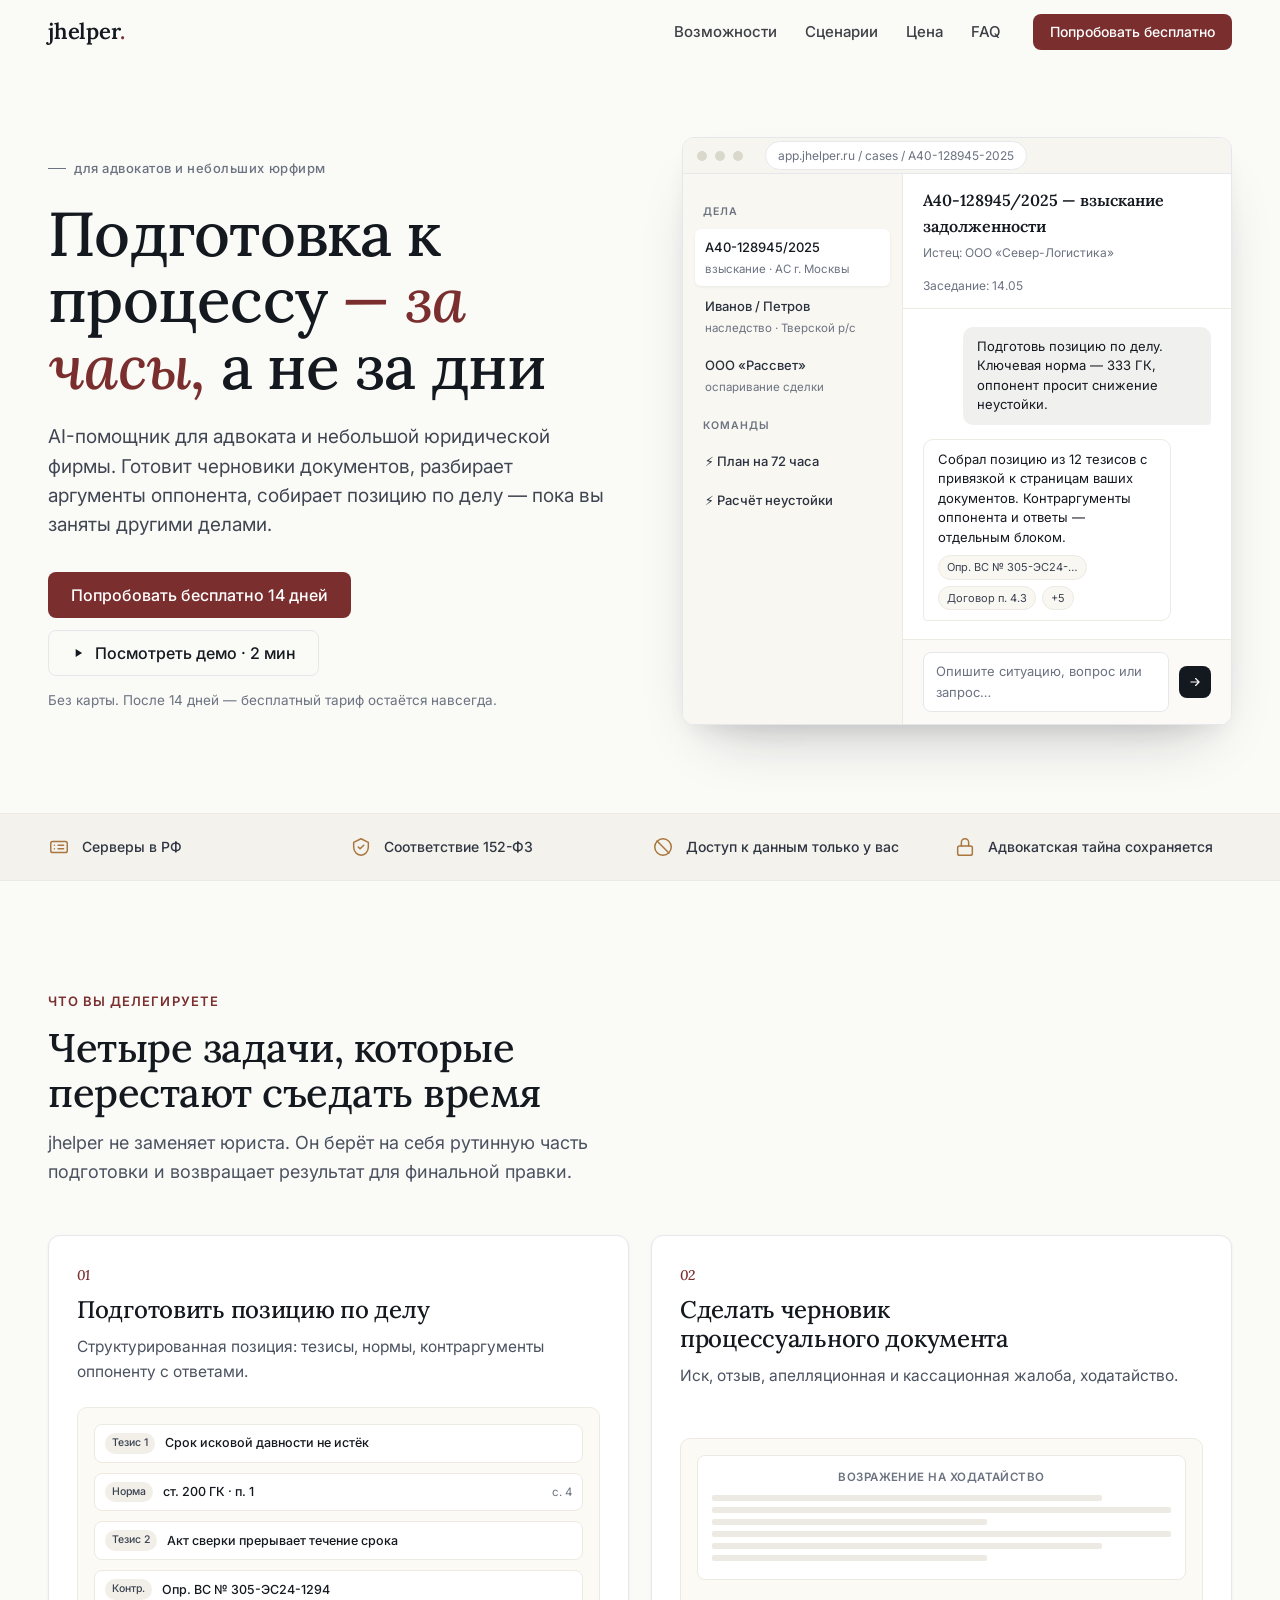
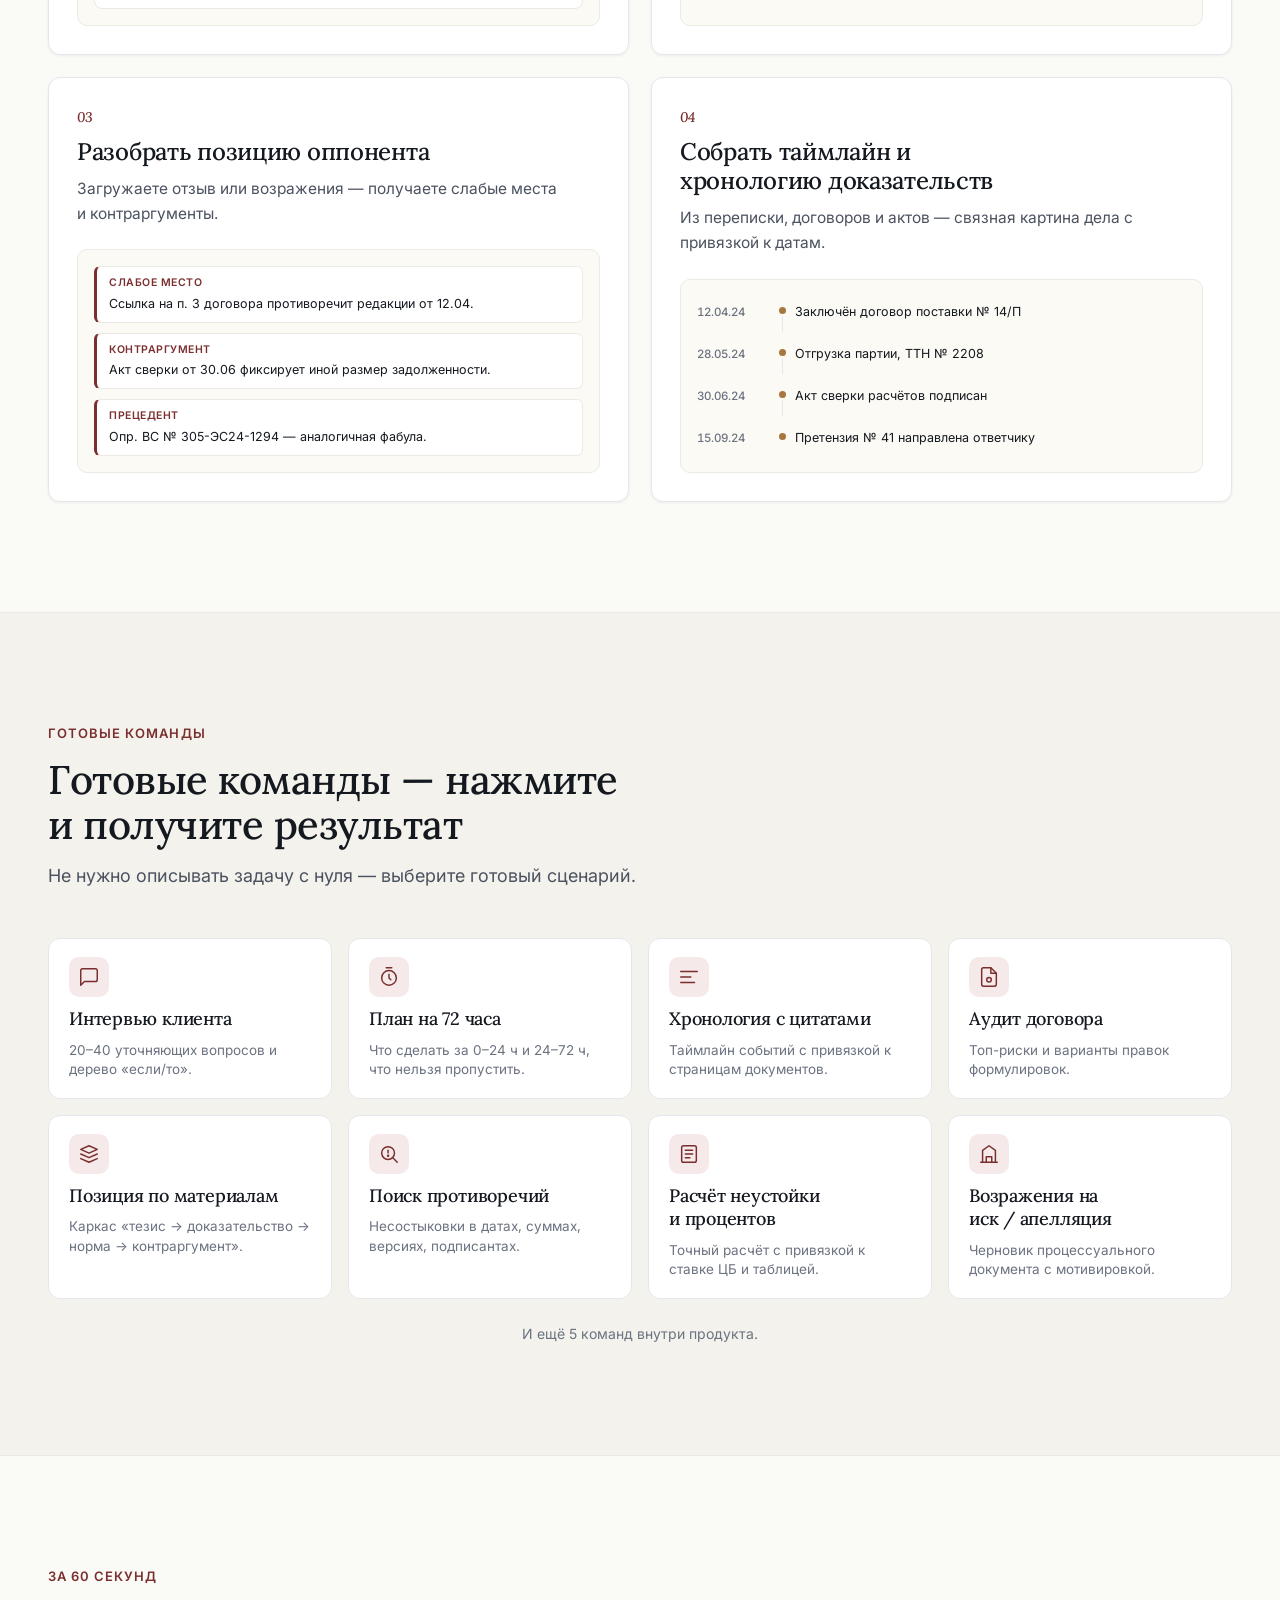
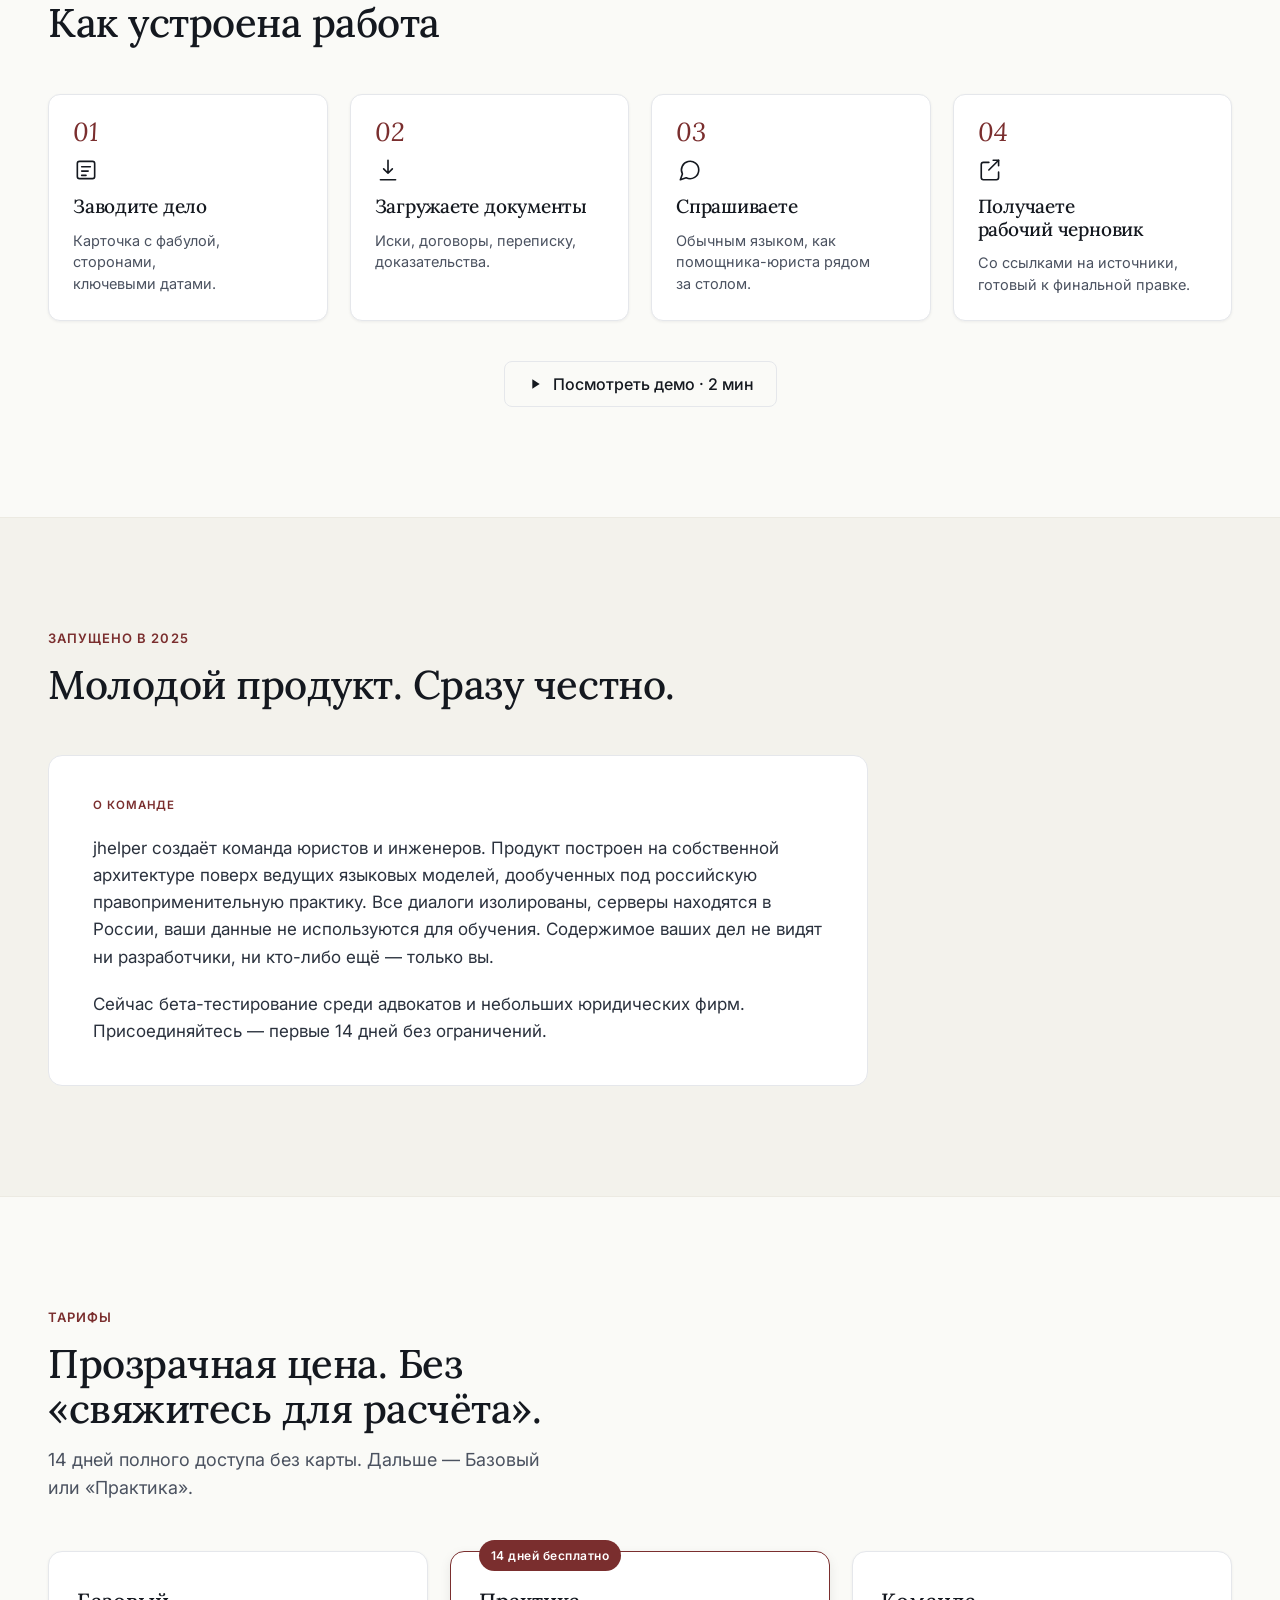
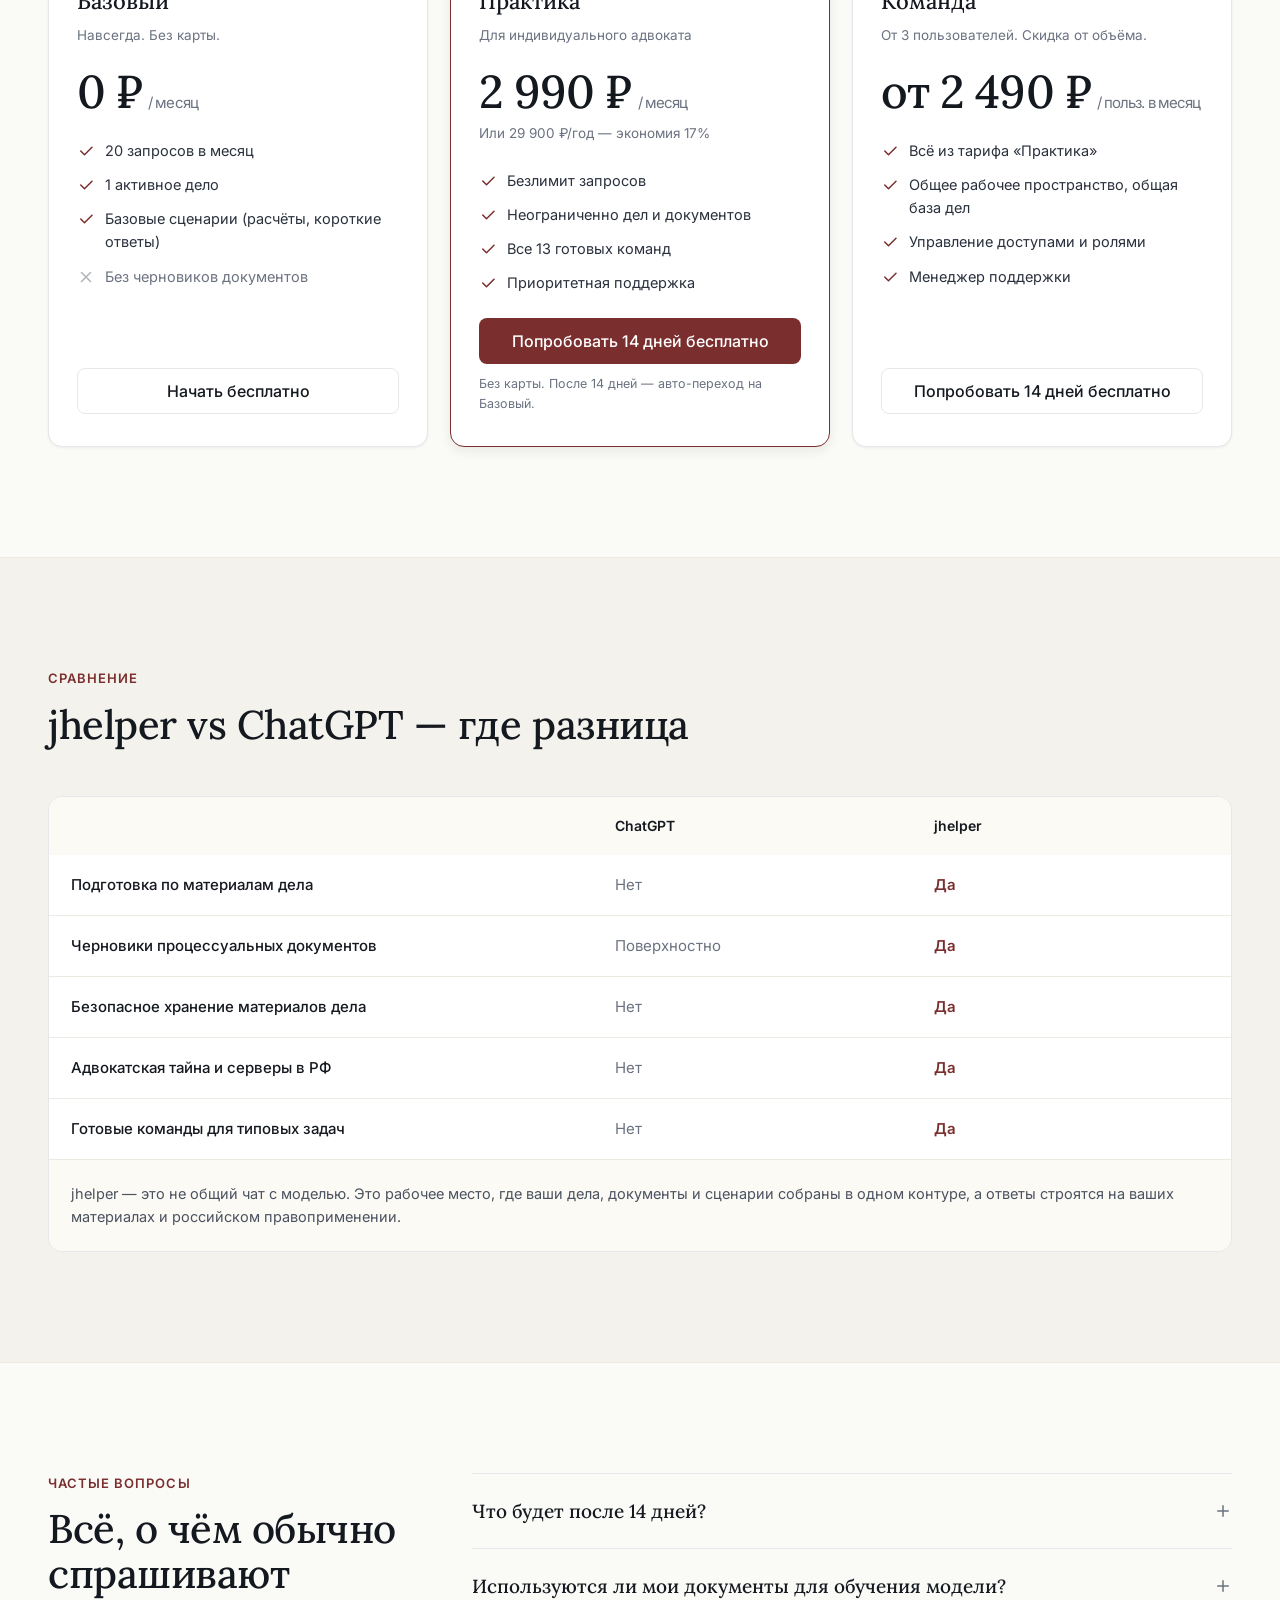
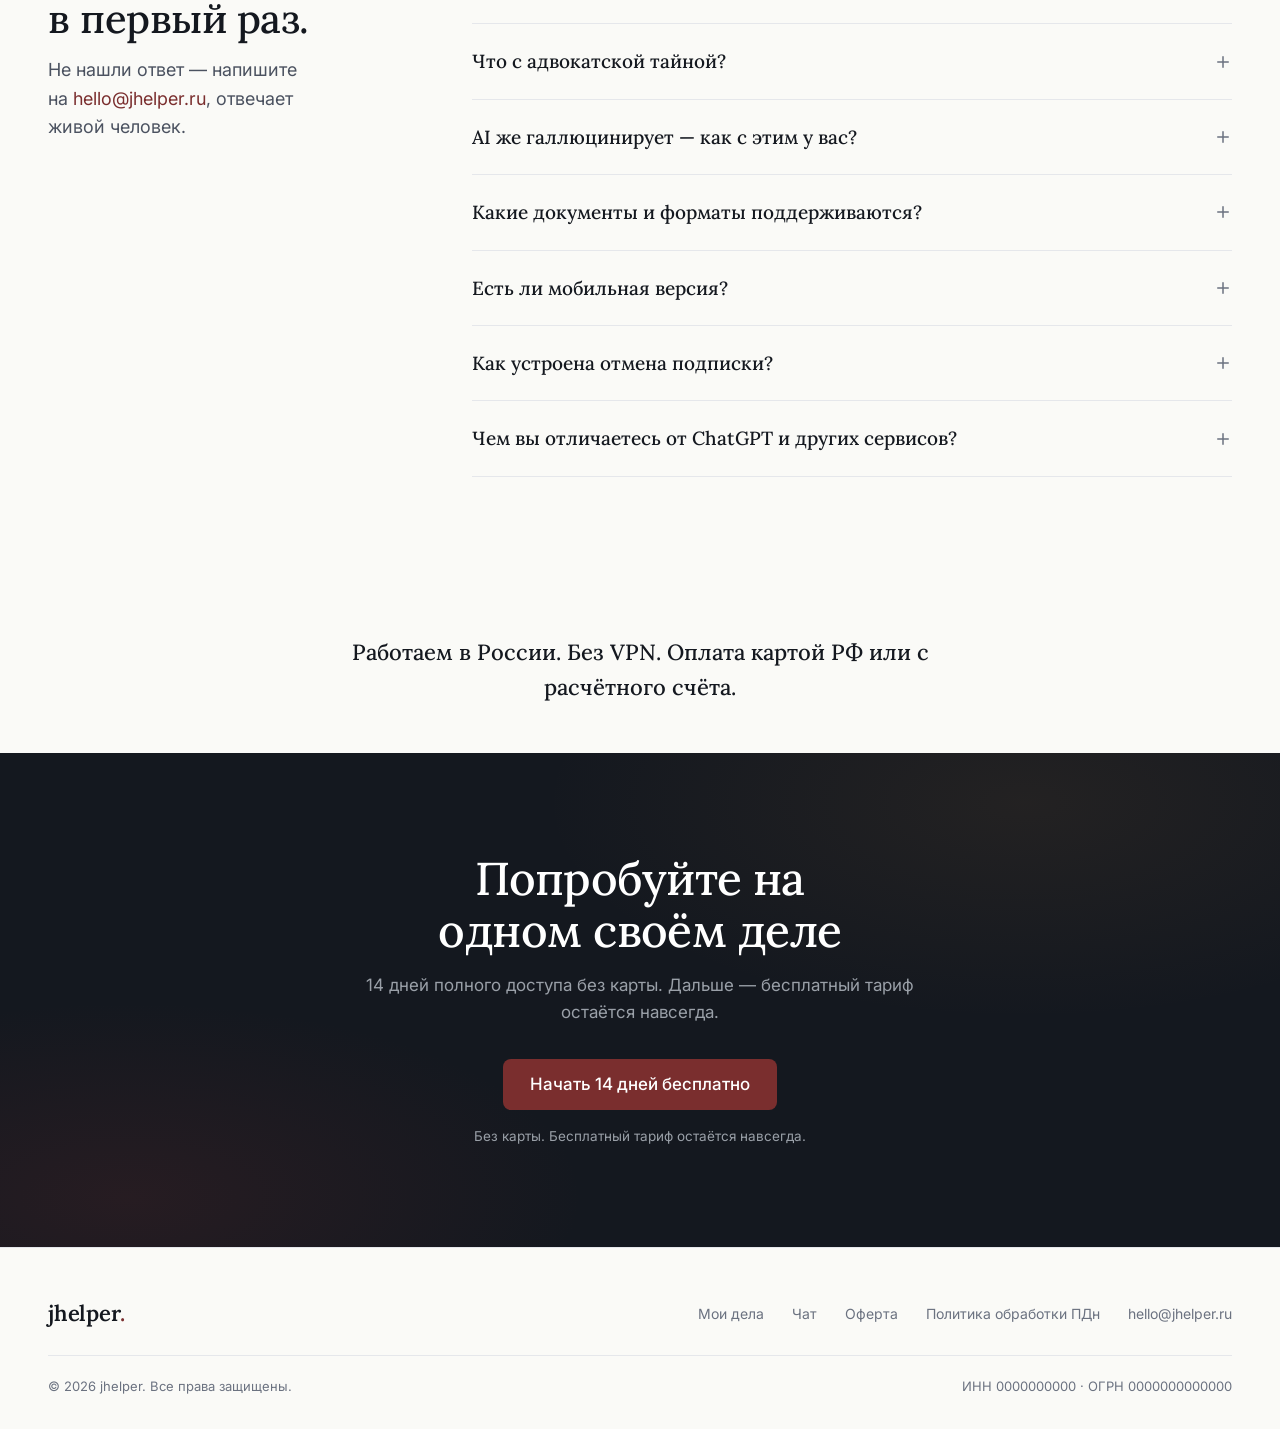
<file: index.html>
<!doctype html>
<html lang="ru">
<head>
<meta charset="utf-8" />
<meta name="viewport" content="width=device-width, initial-scale=1, viewport-fit=cover" />
<title>jhelper — подготовка к процессу за час, а не за вечер</title>
<meta name="description" content="AI-помощник для адвоката и небольшой юридической фирмы. Готовит черновики, разбирает аргументы оппонента, собирает позицию по делу." />

<link rel="icon" href="data:image/svg+xml;utf8,<svg xmlns='http://www.w3.org/2000/svg' viewBox='0 0 32 32'><rect width='32' height='32' rx='6' fill='%2314181F'/><text x='16' y='22' text-anchor='middle' font-family='Georgia,serif' font-size='20' font-style='italic' fill='%23FAFAF7'>j</text></svg>" />

<link rel="preconnect" href="https://fonts.googleapis.com" />
<link rel="preconnect" href="https://fonts.gstatic.com" crossorigin />
<link rel="stylesheet" href="https://fonts.googleapis.com/css2?family=Lora:ital,wght@0,500;0,600;1,500&family=Inter:wght@400;500;600;700&display=swap" />

<link rel="stylesheet" href="styles.css" />

<link rel="stylesheet" href="landing.css" />
</head>
<body>

<!-- HEADER -->
<header class="app-header" id="header">
  <div class="container app-header-inner">
    <a href="#" class="logo">jhelper<span class="dot">.</span></a>
    <nav class="nav">
      <div class="nav-links">
        <a href="#scenarios">Возможности</a>
        <a href="#presets">Сценарии</a>
        <a href="#price">Цена</a>
        <a href="#faq">FAQ</a>
      </div>
      <a href="#trial" class="btn btn-primary btn-sm header-cta">Попробовать бесплатно</a>
      <button class="menu-toggle" id="menuToggle" aria-label="Меню">
        <svg width="20" height="20" viewBox="0 0 24 24" fill="none" stroke="currentColor" stroke-width="1.8" stroke-linecap="round"><path d="M4 7h16M4 12h16M4 17h16"/></svg>
      </button>
    </nav>
  </div>
</header>
<div class="mobile-menu" id="mobileMenu">
  <a href="#scenarios">Возможности</a>
  <a href="#presets">Сценарии</a>
  <a href="#price">Цена</a>
  <a href="#faq">FAQ</a>
  <a href="#trial" class="btn btn-primary">Попробовать бесплатно</a>
</div>

<!-- 1. HERO -->
<section class="hero">
  <div class="container hero-grid">
    <div>
      <div class="eyebrow">для адвокатов и небольших юрфирм</div>
      <h1>Подготовка к процессу <em>— за часы,</em> а не за дни</h1>
      <p class="hero-sub">AI-помощник для адвоката и небольшой юридической фирмы. Готовит черновики документов, разбирает аргументы оппонента, собирает позицию по делу — пока вы заняты другими делами.</p>
      <div class="cta-row">
        <a href="#trial" class="btn btn-primary">Попробовать бесплатно 14 дней</a>
        <a href="#demo" class="btn btn-secondary">
          <svg width="14" height="14" viewBox="0 0 24 24" fill="currentColor"><path d="M8 5v14l11-7z"/></svg>
          Посмотреть демо · 2 мин
        </a>
      </div>
      <div class="cta-fineprint">Без карты. После 14 дней — бесплатный тариф остаётся навсегда.</div>
    </div>

    <div class="product-frame" aria-label="Скриншот продукта jhelper">
      <div class="frame-bar">
        <div class="fd"></div><div class="fd"></div><div class="fd"></div>
        <div class="url">app.jhelper.ru / cases / А40-128945-2025</div>
      </div>
      <div class="app-mock">
        <aside class="app-side">
          <div class="lbl">Дела</div>
          <div class="it active">А40-128945/2025<div class="meta">взыскание · АС г. Москвы</div></div>
          <div class="it">Иванов / Петров<div class="meta">наследство · Тверской р/с</div></div>
          <div class="it">ООО «Рассвет»<div class="meta">оспаривание сделки</div></div>
          <div class="lbl">Команды</div>
          <div class="it">⚡ План на 72 часа</div>
          <div class="it">⚡ Расчёт неустойки</div>
        </aside>
        <main class="app-main">
          <div class="app-head">
            <div class="app-case-title">А40-128945/2025 — взыскание задолженности</div>
            <div class="app-case-meta">
              <span>Истец: ООО «Север-Логистика»</span>
              <span>Заседание: 14.05</span>
            </div>
          </div>
          <div class="app-chat">
            <div class="msg msg-user">Подготовь позицию по делу. Ключевая норма — 333 ГК, оппонент просит снижение неустойки.</div>
            <div class="msg msg-ai">
              Собрал позицию из 12 тезисов с привязкой к страницам ваших документов. Контраргументы оппонента и ответы — отдельным блоком.
              <div class="src">
                <span class="src-chip">Опр. ВС № 305-ЭС24-…</span>
                <span class="src-chip">Договор п. 4.3</span>
                <span class="src-chip">+5</span>
              </div>
            </div>
          </div>
          <div class="app-compose">
            <div class="compose-input">Опишите ситуацию, вопрос или запрос…</div>
            <button class="compose-send" aria-label="Отправить">
              <svg width="14" height="14" viewBox="0 0 24 24" fill="none" stroke="currentColor" stroke-width="2" stroke-linecap="round" stroke-linejoin="round"><path d="M5 12h14M13 6l6 6-6 6"/></svg>
            </button>
          </div>
        </main>
      </div>
    </div>
  </div>
</section>

<!-- 2. TRUST -->
<section class="trust">
  <div class="container">
    <div class="trust-row">
      <div class="trust-item"><svg class="ico" viewBox="0 0 24 24" fill="none" stroke="currentColor" stroke-width="1.6" stroke-linecap="round" stroke-linejoin="round"><rect x="3" y="6" width="18" height="12" rx="2"/><path d="M7 10h.01M7 14h.01M11 10h6M11 14h6"/></svg>Серверы в РФ</div>
      <div class="trust-item"><svg class="ico" viewBox="0 0 24 24" fill="none" stroke="currentColor" stroke-width="1.6" stroke-linecap="round" stroke-linejoin="round"><path d="M12 3l8 4v5c0 5-3.5 8.5-8 9-4.5-.5-8-4-8-9V7l8-4z"/><path d="M9 12l2 2 4-4"/></svg>Соответствие 152-ФЗ</div>
      <div class="trust-item"><svg class="ico" viewBox="0 0 24 24" fill="none" stroke="currentColor" stroke-width="1.6" stroke-linecap="round" stroke-linejoin="round"><circle cx="12" cy="12" r="9"/><path d="M5.5 5.5l13 13"/></svg>Доступ к данным только у вас</div>
      <div class="trust-item"><svg class="ico" viewBox="0 0 24 24" fill="none" stroke="currentColor" stroke-width="1.6" stroke-linecap="round" stroke-linejoin="round"><rect x="4" y="11" width="16" height="10" rx="2"/><path d="M8 11V7a4 4 0 018 0v4"/></svg>Адвокатская тайна сохраняется</div>
    </div>
  </div>
</section>

<!-- 3. SCENARIOS -->
<section class="section" id="scenarios">
  <div class="container">
    <div class="sec-head reveal">
      <div class="sec-eyebrow">Что вы делегируете</div>
      <h2>Четыре задачи, которые перестают съедать время</h2>
      <p class="sec-lede">jhelper не заменяет юриста. Он берёт на себя рутинную часть подготовки и возвращает результат для финальной правки.</p>
    </div>

    <div class="scenarios-grid">
      <article class="card scn-card reveal">
        <div>
          <div class="scn-num">01</div>
          <h3 class="scn-title">Подготовить позицию по делу</h3>
          <p class="scn-desc">Структурированная позиция: тезисы, нормы, контраргументы оппоненту с ответами.</p>
        </div>
        <div class="scn-visual">
          <div class="mv-row"><span class="pill">Тезис 1</span><span class="ttl">Срок исковой давности не истёк</span></div>
          <div class="mv-row"><span class="pill">Норма</span><span class="ttl">ст. 200 ГК · п. 1</span><span class="meta">с. 4</span></div>
          <div class="mv-row"><span class="pill">Тезис 2</span><span class="ttl">Акт сверки прерывает течение срока</span></div>
          <div class="mv-row"><span class="pill">Контр.</span><span class="ttl">Опр. ВС № 305-ЭС24-1294</span></div>
        </div>
      </article>

      <article class="card scn-card reveal">
        <div>
          <div class="scn-num">02</div>
          <h3 class="scn-title">Сделать черновик процессуального документа</h3>
          <p class="scn-desc">Иск, отзыв, апелляционная и кассационная жалоба, ходатайство.</p>
        </div>
        <div class="scn-visual">
          <div class="mv-doc">
            <div class="doc-title">Возражение на ходатайство</div>
            <div class="ln med"></div><div class="ln"></div><div class="ln short"></div>
            <div class="ln"></div><div class="ln med"></div><div class="ln short"></div>
          </div>
        </div>
      </article>

      <article class="card scn-card reveal">
        <div>
          <div class="scn-num">03</div>
          <h3 class="scn-title">Разобрать позицию оппонента</h3>
          <p class="scn-desc">Загружаете отзыв или возражения — получаете слабые места и контраргументы.</p>
        </div>
        <div class="scn-visual">
          <div class="arg-item"><div class="arg-tag">Слабое место</div>Ссылка на п. 3 договора противоречит редакции от 12.04.</div>
          <div class="arg-item"><div class="arg-tag">Контраргумент</div>Акт сверки от 30.06 фиксирует иной размер задолженности.</div>
          <div class="arg-item"><div class="arg-tag">Прецедент</div>Опр. ВС № 305-ЭС24-1294 — аналогичная фабула.</div>
        </div>
      </article>

      <article class="card scn-card reveal">
        <div>
          <div class="scn-num">04</div>
          <h3 class="scn-title">Собрать таймлайн и хронологию доказательств</h3>
          <p class="scn-desc">Из переписки, договоров и актов — связная картина дела с привязкой к датам.</p>
        </div>
        <div class="scn-visual">
          <div class="tl-row"><div class="date">12.04.24</div><div class="ev">Заключён договор поставки № 14/П</div></div>
          <div class="tl-row"><div class="date">28.05.24</div><div class="ev">Отгрузка партии, ТТН № 2208</div></div>
          <div class="tl-row"><div class="date">30.06.24</div><div class="ev">Акт сверки расчётов подписан</div></div>
          <div class="tl-row"><div class="date">15.09.24</div><div class="ev">Претензия № 41 направлена ответчику</div></div>
        </div>
      </article>
    </div>
  </div>
</section>

<!-- 4. PRESETS -->
<section class="section presets" id="presets">
  <div class="container">
    <div class="sec-head reveal">
      <div class="sec-eyebrow">Готовые команды</div>
      <h2>Готовые команды — нажмите и получите результат</h2>
      <p class="sec-lede">Не нужно описывать задачу с нуля — выберите готовый сценарий.</p>
    </div>

    <div class="preset-grid reveal">
      <!-- 1 -->
      <div class="preset-card">
        <div class="preset-icon"><svg viewBox="0 0 24 24" fill="none" stroke="currentColor" stroke-width="1.6" stroke-linecap="round" stroke-linejoin="round"><path d="M21 15a2 2 0 0 1-2 2H7l-4 4V5a2 2 0 0 1 2-2h14a2 2 0 0 1 2 2z"/></svg></div>
        <h4 class="preset-name">Интервью клиента</h4>
        <p class="preset-desc">20–40 уточняющих вопросов и дерево «если/то».</p>
      </div>
      <!-- 2 -->
      <div class="preset-card">
        <div class="preset-icon"><svg viewBox="0 0 24 24" fill="none" stroke="currentColor" stroke-width="1.6" stroke-linecap="round" stroke-linejoin="round"><circle cx="12" cy="13" r="8"/><path d="M12 9v4l2 2"/><path d="M9 2h6"/></svg></div>
        <h4 class="preset-name">План на 72 часа</h4>
        <p class="preset-desc">Что сделать за 0–24 ч и 24–72 ч, что нельзя пропустить.</p>
      </div>
      <!-- 3 -->
      <div class="preset-card">
        <div class="preset-icon"><svg viewBox="0 0 24 24" fill="none" stroke="currentColor" stroke-width="1.6" stroke-linecap="round" stroke-linejoin="round"><line x1="3" y1="6" x2="21" y2="6"/><line x1="3" y1="12" x2="14" y2="12"/><line x1="3" y1="18" x2="18" y2="18"/></svg></div>
        <h4 class="preset-name">Хронология с цитатами</h4>
        <p class="preset-desc">Таймлайн событий с привязкой к страницам документов.</p>
      </div>
      <!-- 4 -->
      <div class="preset-card">
        <div class="preset-icon"><svg viewBox="0 0 24 24" fill="none" stroke="currentColor" stroke-width="1.6" stroke-linecap="round" stroke-linejoin="round"><path d="M14 2H6a2 2 0 0 0-2 2v16a2 2 0 0 0 2 2h12a2 2 0 0 0 2-2V8z"/><path d="M14 2v6h6"/><circle cx="12" cy="15" r="2.5"/></svg></div>
        <h4 class="preset-name">Аудит договора</h4>
        <p class="preset-desc">Топ-риски и варианты правок формулировок.</p>
      </div>
      <!-- 5 -->
      <div class="preset-card">
        <div class="preset-icon"><svg viewBox="0 0 24 24" fill="none" stroke="currentColor" stroke-width="1.6" stroke-linecap="round" stroke-linejoin="round"><path d="M3 7l9-4 9 4-9 4-9-4z"/><path d="M3 12l9 4 9-4"/><path d="M3 17l9 4 9-4"/></svg></div>
        <h4 class="preset-name">Позиция по материалам</h4>
        <p class="preset-desc">Каркас «тезис → доказательство → норма → контраргумент».</p>
      </div>
      <!-- 6 -->
      <div class="preset-card">
        <div class="preset-icon"><svg viewBox="0 0 24 24" fill="none" stroke="currentColor" stroke-width="1.6" stroke-linecap="round" stroke-linejoin="round"><circle cx="11" cy="11" r="7"/><path d="M21 21l-4.3-4.3"/><path d="M11 8v3"/><circle cx="11" cy="14" r=".6" fill="currentColor"/></svg></div>
        <h4 class="preset-name">Поиск противоречий</h4>
        <p class="preset-desc">Несостыковки в датах, суммах, версиях, подписантах.</p>
      </div>
      <!-- 7 -->
      <div class="preset-card">
        <div class="preset-icon"><svg viewBox="0 0 24 24" fill="none" stroke="currentColor" stroke-width="1.6" stroke-linecap="round" stroke-linejoin="round"><rect x="4" y="3" width="16" height="18" rx="2"/><path d="M8 8h8M8 12h8M8 16h5"/></svg></div>
        <h4 class="preset-name">Расчёт неустойки и процентов</h4>
        <p class="preset-desc">Точный расчёт с привязкой к ставке ЦБ и таблицей.</p>
      </div>
      <!-- 8 -->
      <div class="preset-card">
        <div class="preset-icon"><svg viewBox="0 0 24 24" fill="none" stroke="currentColor" stroke-width="1.6" stroke-linecap="round" stroke-linejoin="round"><path d="M3 21h18"/><path d="M5 21V8l7-5 7 5v13"/><path d="M9 21v-6h6v6"/></svg></div>
        <h4 class="preset-name">Возражения на иск / апелляция</h4>
        <p class="preset-desc">Черновик процессуального документа с мотивировкой.</p>
      </div>
    </div>

    <div class="preset-foot reveal">И ещё 5 команд внутри продукта.</div>
  </div>
</section>

<!-- 5. HOW -->
<section class="section how">
  <div class="container">
    <div class="sec-head reveal">
      <div class="sec-eyebrow">За 60 секунд</div>
      <h2>Как устроена работа</h2>
    </div>
    <div class="steps">
      <div class="card step reveal">
        <div class="step-num">01</div>
        <svg class="step-icon" viewBox="0 0 24 24" fill="none" stroke="currentColor" stroke-width="1.5" stroke-linecap="round" stroke-linejoin="round"><rect x="4" y="4" width="16" height="16" rx="2"/><path d="M8 9h8M8 13h6M8 17h4"/></svg>
        <h3>Заводите дело</h3>
        <p>Карточка с фабулой, сторонами, ключевыми датами.</p>
      </div>
      <div class="card step reveal">
        <div class="step-num">02</div>
        <svg class="step-icon" viewBox="0 0 24 24" fill="none" stroke="currentColor" stroke-width="1.5" stroke-linecap="round" stroke-linejoin="round"><path d="M12 3v12m0 0l-4-4m4 4l4-4"/><path d="M5 21h14"/></svg>
        <h3>Загружаете документы</h3>
        <p>Иски, договоры, переписку, доказательства.</p>
      </div>
      <div class="card step reveal">
        <div class="step-num">03</div>
        <svg class="step-icon" viewBox="0 0 24 24" fill="none" stroke="currentColor" stroke-width="1.5" stroke-linecap="round" stroke-linejoin="round"><path d="M21 12a8 8 0 01-11.6 7.1L4 21l1.9-5.4A8 8 0 1121 12z"/></svg>
        <h3>Спрашиваете</h3>
        <p>Обычным языком, как помощника-юриста рядом за столом.</p>
      </div>
      <div class="card step reveal">
        <div class="step-num">04</div>
        <svg class="step-icon" viewBox="0 0 24 24" fill="none" stroke="currentColor" stroke-width="1.5" stroke-linecap="round" stroke-linejoin="round"><path d="M14 3h5v5"/><path d="M19 3l-9 9"/><path d="M19 14v5a2 2 0 01-2 2H5a2 2 0 01-2-2V7a2 2 0 012-2h5"/></svg>
        <h3>Получаете рабочий черновик</h3>
        <p>Со ссылками на источники, готовый к финальной правке.</p>
      </div>
    </div>
    <div class="how-cta">
      <a href="#demo" class="btn btn-secondary">
        <svg width="16" height="16" viewBox="0 0 24 24" fill="currentColor"><path d="M8 5v14l11-7z"/></svg>
        Посмотреть демо · 2 мин
      </a>
    </div>
  </div>
</section>

<!-- 6. PROOF -->
<section class="section proof-wrap">
  <div class="container">
    <div class="sec-head reveal">
      <div class="sec-eyebrow">Запущено в 2025</div>
      <h2>Молодой продукт. Сразу честно.</h2>
    </div>
    <div class="proof-card reveal">
      <span class="small-h">О команде</span>
      <p>jhelper создаёт команда юристов и инженеров. Продукт построен на собственной архитектуре поверх ведущих языковых моделей, дообученных под российскую правоприменительную практику. Все диалоги изолированы, серверы находятся в России, ваши данные не используются для обучения. Содержимое ваших дел не видят ни разработчики, ни кто-либо ещё — только вы.</p>
      <p>Сейчас бета-тестирование среди адвокатов и небольших юридических фирм. Присоединяйтесь — первые 14 дней без ограничений.</p>
    </div>
  </div>
</section>

<!-- 7. PRICING -->
<section class="section" id="price">
  <div class="container">
    <div class="sec-head reveal">
      <div class="sec-eyebrow">Тарифы</div>
      <h2>Прозрачная цена. Без «свяжитесь для расчёта».</h2>
      <p class="sec-lede">14 дней полного доступа без карты. Дальше — Базовый или «Практика».</p>
    </div>

    <div class="pricing-wrap">
      <!-- FREE -->
      <div class="card price-card reveal">
        <div class="name">Базовый</div>
        <div class="price-tag-line">Навсегда. Без карты.</div>
        <div class="price-num">0 ₽<span class="per">/ месяц</span></div>
        <ul class="price-feats">
          <li><svg viewBox="0 0 24 24" fill="none" stroke="currentColor" stroke-width="2" stroke-linecap="round" stroke-linejoin="round"><path d="M5 12l5 5L20 7"/></svg>20 запросов в месяц</li>
          <li><svg viewBox="0 0 24 24" fill="none" stroke="currentColor" stroke-width="2" stroke-linecap="round" stroke-linejoin="round"><path d="M5 12l5 5L20 7"/></svg>1 активное дело</li>
          <li><svg viewBox="0 0 24 24" fill="none" stroke="currentColor" stroke-width="2" stroke-linecap="round" stroke-linejoin="round"><path d="M5 12l5 5L20 7"/></svg>Базовые сценарии (расчёты, короткие ответы)</li>
          <li class="muted-feat"><svg viewBox="0 0 24 24" fill="none" stroke="currentColor" stroke-width="2" stroke-linecap="round" stroke-linejoin="round"><path d="M6 6l12 12M6 18L18 6"/></svg>Без черновиков документов</li>
        </ul>
        <div class="price-cta">
          <a href="#trial" class="btn btn-secondary" style="justify-content:center;">Начать бесплатно</a>
        </div>
      </div>

      <!-- PRACTICE -->
      <div class="card price-card featured reveal">
        <div class="featured-badge">14 дней бесплатно</div>
        <div class="name">Практика</div>
        <div class="price-tag-line">Для индивидуального адвоката</div>
        <div class="price-num">2 990 ₽<span class="per">/ месяц</span></div>
        <div class="price-yr">Или 29 900 ₽/год — экономия 17%</div>
        <ul class="price-feats">
          <li><svg viewBox="0 0 24 24" fill="none" stroke="currentColor" stroke-width="2" stroke-linecap="round" stroke-linejoin="round"><path d="M5 12l5 5L20 7"/></svg>Безлимит запросов</li>
          <li><svg viewBox="0 0 24 24" fill="none" stroke="currentColor" stroke-width="2" stroke-linecap="round" stroke-linejoin="round"><path d="M5 12l5 5L20 7"/></svg>Неограниченно дел и документов</li>
          <li><svg viewBox="0 0 24 24" fill="none" stroke="currentColor" stroke-width="2" stroke-linecap="round" stroke-linejoin="round"><path d="M5 12l5 5L20 7"/></svg>Все 13 готовых команд</li>
          <li><svg viewBox="0 0 24 24" fill="none" stroke="currentColor" stroke-width="2" stroke-linecap="round" stroke-linejoin="round"><path d="M5 12l5 5L20 7"/></svg>Приоритетная поддержка</li>
        </ul>
        <div class="price-cta">
          <a href="#trial" class="btn btn-primary" style="justify-content:center;">Попробовать 14 дней бесплатно</a>
          <div class="fineprint">Без карты. После 14 дней — авто-переход на Базовый.</div>
        </div>
      </div>

      <!-- TEAM -->
      <div class="card price-card reveal">
        <div class="name">Команда</div>
        <div class="price-tag-line">От 3 пользователей. Скидка от объёма.</div>
        <div class="price-num">от 2 490 ₽<span class="per">/ польз. в месяц</span></div>
        <ul class="price-feats">
          <li><svg viewBox="0 0 24 24" fill="none" stroke="currentColor" stroke-width="2" stroke-linecap="round" stroke-linejoin="round"><path d="M5 12l5 5L20 7"/></svg>Всё из тарифа «Практика»</li>
          <li><svg viewBox="0 0 24 24" fill="none" stroke="currentColor" stroke-width="2" stroke-linecap="round" stroke-linejoin="round"><path d="M5 12l5 5L20 7"/></svg>Общее рабочее пространство, общая база дел</li>
          <li><svg viewBox="0 0 24 24" fill="none" stroke="currentColor" stroke-width="2" stroke-linecap="round" stroke-linejoin="round"><path d="M5 12l5 5L20 7"/></svg>Управление доступами и ролями</li>
          <li><svg viewBox="0 0 24 24" fill="none" stroke="currentColor" stroke-width="2" stroke-linecap="round" stroke-linejoin="round"><path d="M5 12l5 5L20 7"/></svg>Менеджер поддержки</li>
        </ul>
        <div class="price-cta">
          <a href="#trial" class="btn btn-secondary" style="justify-content:center;">Попробовать 14 дней бесплатно</a>
        </div>
      </div>
    </div>
  </div>
</section>

<!-- 8. COMPARE -->
<section class="section" id="compare" style="background:var(--bg-soft);border-top:1px solid var(--border-soft);border-bottom:1px solid var(--border-soft);">
  <div class="container">
    <div class="sec-head reveal">
      <div class="sec-eyebrow">Сравнение</div>
      <h2>jhelper vs ChatGPT — где разница</h2>
    </div>

    <div class="compare-card reveal">
      <table class="compare-table">
        <thead>
          <tr><th></th><th>ChatGPT</th><th>jhelper</th></tr>
        </thead>
        <tbody>
          <tr><th>Подготовка по материалам дела</th><td><span class="no">Нет</span></td><td><span class="yes">Да</span></td></tr>
          <tr><th>Черновики процессуальных документов</th><td><span class="no">Поверхностно</span></td><td><span class="yes">Да</span></td></tr>
          <tr><th>Безопасное хранение материалов дела</th><td><span class="no">Нет</span></td><td><span class="yes">Да</span></td></tr>
          <tr><th>Адвокатская тайна и серверы в РФ</th><td><span class="no">Нет</span></td><td><span class="yes">Да</span></td></tr>
          <tr><th>Готовые команды для типовых задач</th><td><span class="no">Нет</span></td><td><span class="yes">Да</span></td></tr>
        </tbody>
      </table>
      <div class="compare-note">
        jhelper — это не общий чат с моделью. Это рабочее место, где ваши дела, документы и сценарии собраны в одном контуре, а ответы строятся на ваших материалах и российском правоприменении.
      </div>
    </div>
  </div>
</section>

<!-- 9. FAQ -->
<section class="section" id="faq">
  <div class="container">
    <div class="faq-grid">
      <div class="reveal">
        <div class="sec-eyebrow">Частые вопросы</div>
        <h2>Всё, о чём обычно спрашивают в первый раз.</h2>
        <p class="sec-lede">Не нашли ответ — напишите на <a href="mailto:hello@jhelper.ru">hello@jhelper.ru</a>, отвечает живой человек.</p>
      </div>

      <div class="faq-list">
        <details class="faq-item"><summary class="faq-q">Что будет после 14 дней?<svg class="chev" viewBox="0 0 24 24" fill="none" stroke="currentColor" stroke-width="2" stroke-linecap="round"><path d="M12 5v14M5 12h14"/></svg></summary>
          <div class="faq-a">Если не оформите подписку — автоматически перейдёте на Базовый. Без отключения, без напоминаний от менеджера. На Базовый сохранятся ваши дела и документы, но снизится лимит запросов до 20 в месяц и станут недоступны черновики документов.</div>
        </details>
        <details class="faq-item"><summary class="faq-q">Используются ли мои документы для обучения модели?<svg class="chev" viewBox="0 0 24 24" fill="none" stroke="currentColor" stroke-width="2" stroke-linecap="round"><path d="M12 5v14M5 12h14"/></svg></summary>
          <div class="faq-a">Нет. Содержимое ваших дел никогда не используется для обучения моделей — ни наших, ни сторонних провайдеров. Это закреплено договором.</div>
        </details>
        <details class="faq-item"><summary class="faq-q">Что с адвокатской тайной?<svg class="chev" viewBox="0 0 24 24" fill="none" stroke="currentColor" stroke-width="2" stroke-linecap="round"><path d="M12 5v14M5 12h14"/></svg></summary>
          <div class="faq-a">Режим адвокатской тайны соблюдается технически: шифрование канала и хранилища, изолированные пространства дел. Юридически — соответствующий пункт включён в условия обслуживания.</div>
        </details>
        <details class="faq-item"><summary class="faq-q">AI же галлюцинирует — как с этим у вас?<svg class="chev" viewBox="0 0 24 24" fill="none" stroke="currentColor" stroke-width="2" stroke-linecap="round"><path d="M12 5v14M5 12h14"/></svg></summary>
          <div class="faq-a">Каждое утверждение в ответах jhelper привязано к конкретному источнику: реквизитам судебного акта или странице вашего документа.</div>
        </details>
        <details class="faq-item"><summary class="faq-q">Какие документы и форматы поддерживаются?<svg class="chev" viewBox="0 0 24 24" fill="none" stroke="currentColor" stroke-width="2" stroke-linecap="round"><path d="M12 5v14M5 12h14"/></svg></summary>
          <div class="faq-a">DOCX, PDF (включая сканы — распознаём), JPG/PNG, TXT. Email-переписка импортируется в виде PDF.</div>
        </details>
        <details class="faq-item"><summary class="faq-q">Есть ли мобильная версия?<svg class="chev" viewBox="0 0 24 24" fill="none" stroke="currentColor" stroke-width="2" stroke-linecap="round"><path d="M12 5v14M5 12h14"/></svg></summary>
          <div class="faq-a">Да. jhelper работает в браузере телефона — можно прочитать ответ, задать уточняющий вопрос и получить готовый черновик прямо в коридоре суда.</div>
        </details>
        <details class="faq-item"><summary class="faq-q">Как устроена отмена подписки?<svg class="chev" viewBox="0 0 24 24" fill="none" stroke="currentColor" stroke-width="2" stroke-linecap="round"><path d="M12 5v14M5 12h14"/></svg></summary>
          <div class="faq-a">Кнопка «Отменить» в настройках аккаунта. Без писем, звонков и удержаний. Оплаченный период доступен до конца, дальше — авто-переход на Базовый.</div>
        </details>
        <details class="faq-item"><summary class="faq-q">Чем вы отличаетесь от ChatGPT и других сервисов?<svg class="chev" viewBox="0 0 24 24" fill="none" stroke="currentColor" stroke-width="2" stroke-linecap="round"><path d="M12 5v14M5 12h14"/></svg></summary>
          <div class="faq-a">ChatGPT — общий чат без ваших материалов и без обязательств по тайне. Другие сервисы для юристов — это справочные базы и мониторинг, без помощника, который пишет черновики и работает с вашими документами. jhelper закрывает именно эту нишу.</div>
        </details>
      </div>
    </div>
  </div>
</section>

<!-- 10. NO VPN -->
<section class="no-vpn">
  <div class="container">
    <p>Работаем в России. Без VPN. Оплата картой РФ или с расчётного счёта.</p>
  </div>
</section>

<!-- FINAL CTA -->
<section class="final-cta" id="trial">
  <div class="container final-inner">
    <h2>Попробуйте на одном своём деле</h2>
    <p>14 дней полного доступа без карты. Дальше — бесплатный тариф остаётся навсегда.</p>
    <a href="cases.html" class="btn btn-primary btn-lg">Начать 14 дней бесплатно</a>
    <div class="final-fine">Без карты. Бесплатный тариф остаётся навсегда.</div>
  </div>
</section>

<footer class="footer">
  <div class="container">
    <div class="footer-row">
      <a href="#" class="logo">jhelper<span class="dot">.</span></a>
      <div class="footer-links">
        <a href="cases.html">Мои дела</a>
        <a href="chat.html">Чат</a>
        <a href="offer.html">Оферта</a>
        <a href="privacy.html">Политика обработки ПДн</a>
        <a href="mailto:hello@jhelper.ru">hello@jhelper.ru</a>
      </div>
    </div>
    <div class="footer-bottom">
      <div>© 2026 jhelper. Все права защищены.</div>
      <div>ИНН 0000000000 · ОГРН 0000000000000</div>
    </div>
  </div>
</footer>

<a href="#trial" class="mobile-cta">Попробовать бесплатно 14 дней</a>

<script>
const header = document.getElementById('header');
const onScroll = () => {
  if(window.scrollY > 4) header.classList.add('scrolled'); else header.classList.remove('scrolled');
};
window.addEventListener('scroll', onScroll, { passive:true }); onScroll();

const mt = document.getElementById('menuToggle');
const mm = document.getElementById('mobileMenu');
mt && mt.addEventListener('click', () => mm.classList.toggle('open'));
mm && mm.querySelectorAll('a').forEach(a => a.addEventListener('click', () => mm.classList.remove('open')));

const io = new IntersectionObserver((entries) => {
  entries.forEach(e => { if(e.isIntersecting){ e.target.classList.add('in'); io.unobserve(e.target);} });
}, { threshold: 0.12, rootMargin: '0px 0px -40px 0px' });
document.querySelectorAll('.reveal').forEach(el => io.observe(el));
</script>

</body>
</html>
</file>
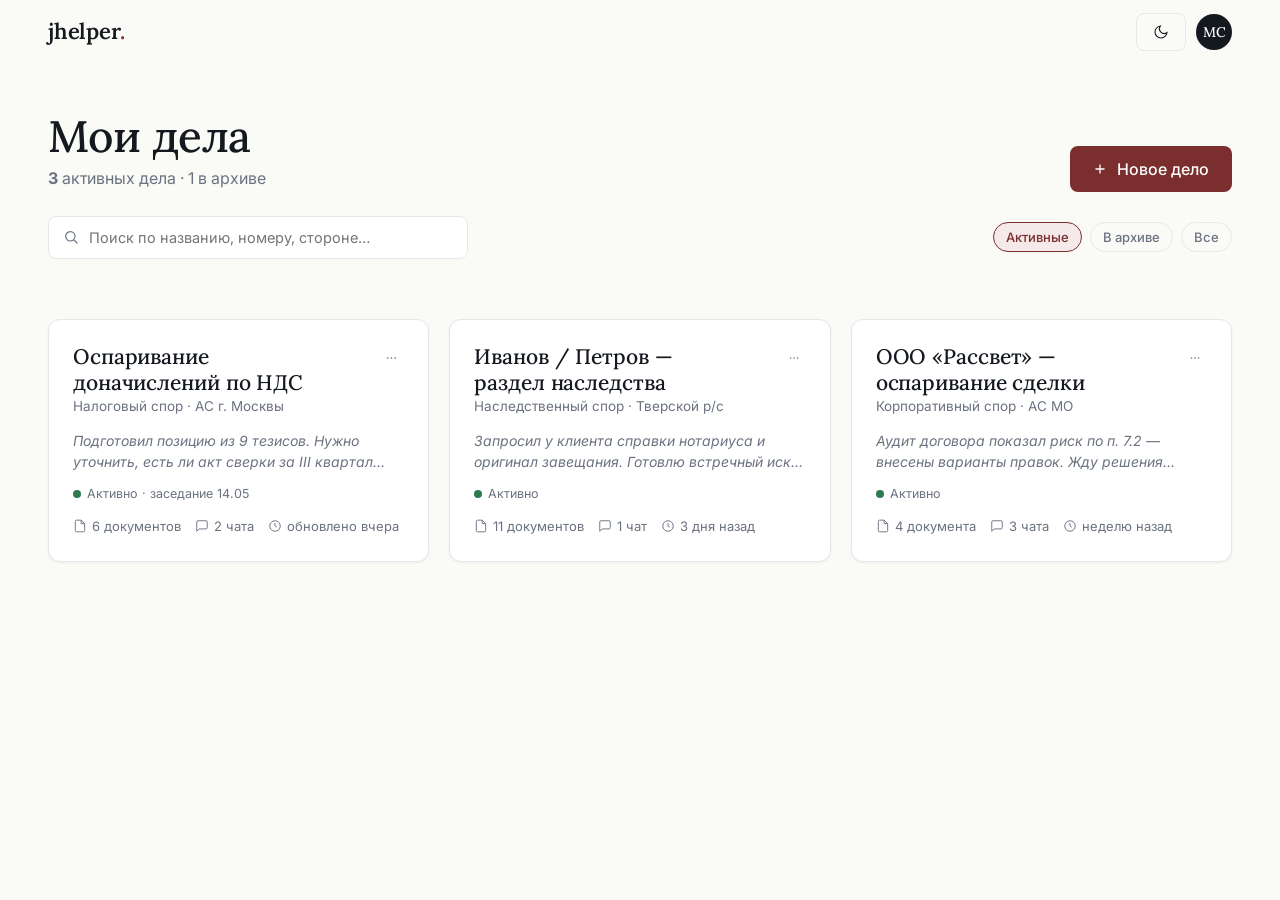
<file: cases.html>
<!doctype html>
<html lang="ru">
<head>
<meta charset="utf-8" />
<meta name="viewport" content="width=device-width, initial-scale=1, viewport-fit=cover" />
<title>Мои дела — jhelper</title>
<link rel="icon" href="data:image/svg+xml;utf8,<svg xmlns='http://www.w3.org/2000/svg' viewBox='0 0 32 32'><rect width='32' height='32' rx='6' fill='%2314181F'/><text x='16' y='22' text-anchor='middle' font-family='Georgia,serif' font-size='20' font-style='italic' fill='%23FAFAF7'>j</text></svg>" />
<link rel="preconnect" href="https://fonts.googleapis.com" />
<link rel="preconnect" href="https://fonts.gstatic.com" crossorigin />
<link rel="stylesheet" href="https://fonts.googleapis.com/css2?family=Lora:ital,wght@0,500;0,600;1,500&family=Inter:wght@400;500;600;700&display=swap" />
<link rel="stylesheet" href="styles.css" />
<link rel="stylesheet" href="cases.css" />
</head>
<body>

<header class="app-header" id="header">
  <div class="container app-header-inner">
    <a href="index.html" class="logo">jhelper<span class="dot">.</span></a>
    <div class="profile">
      <button class="btn btn-secondary btn-sm" aria-label="Тема">
        <svg width="16" height="16" viewBox="0 0 24 24" fill="none" stroke="currentColor" stroke-width="1.6"><path d="M21 12.8A9 9 0 1 1 11.2 3a7 7 0 0 0 9.8 9.8z"/></svg>
      </button>
      <div class="avatar" title="М. Соколов">МС</div>
    </div>
  </div>
</header>

<section class="page-head">
  <div class="container">
    <div class="page-head-row">
      <div>
        <h1>Мои дела</h1>
        <div class="sub"><strong>3</strong> активных дела · 1 в архиве</div>
      </div>
      <a href="#" class="btn btn-primary header-cta" id="newCaseBtn">
        <svg width="14" height="14" viewBox="0 0 24 24" fill="none" stroke="currentColor" stroke-width="2.2" stroke-linecap="round"><path d="M12 5v14M5 12h14"/></svg>
        Новое дело
      </a>
    </div>

    <div class="toolbar">
      <div class="search">
        <svg viewBox="0 0 24 24" fill="none" stroke="currentColor" stroke-width="1.8" stroke-linecap="round"><circle cx="11" cy="11" r="7"/><path d="M21 21l-4.3-4.3"/></svg>
        <input type="text" placeholder="Поиск по названию, номеру, стороне…" />
      </div>
      <div class="filter-chips">
        <button class="chip is-active">Активные</button>
        <button class="chip chip-outline">В архиве</button>
        <button class="chip chip-outline">Все</button>
      </div>
    </div>
  </div>
</section>

<section class="cases-section">
  <div class="container">
    <div class="cases-grid">
      <a href="chat.html" class="card is-clickable case-card">
        <div class="case-head">
          <div>
            <h3>Оспаривание доначислений по НДС</h3>
            <div class="case-type">Налоговый спор · АС г. Москвы</div>
          </div>
          <button class="menu-btn" aria-label="Меню" onclick="event.preventDefault();event.stopPropagation();">
            <svg width="16" height="16" viewBox="0 0 24 24" fill="currentColor"><circle cx="5" cy="12" r="1.6"/><circle cx="12" cy="12" r="1.6"/><circle cx="19" cy="12" r="1.6"/></svg>
          </button>
        </div>
        <p class="case-preview">Подготовил позицию из 9 тезисов. Нужно уточнить, есть ли акт сверки за III квартал…</p>
        <div class="status-row"><span class="dot-status active"></span>Активно · заседание 14.05</div>
        <div class="case-metrics">
          <span><svg viewBox="0 0 24 24" fill="none" stroke="currentColor" stroke-width="1.6"><path d="M14 2H6a2 2 0 0 0-2 2v16a2 2 0 0 0 2 2h12a2 2 0 0 0 2-2V8z"/><path d="M14 2v6h6"/></svg>6 документов</span>
          <span><svg viewBox="0 0 24 24" fill="none" stroke="currentColor" stroke-width="1.6"><path d="M21 15a2 2 0 0 1-2 2H7l-4 4V5a2 2 0 0 1 2-2h14a2 2 0 0 1 2 2z"/></svg>2 чата</span>
          <span><svg viewBox="0 0 24 24" fill="none" stroke="currentColor" stroke-width="1.6"><circle cx="12" cy="12" r="9"/><path d="M12 7v5l3 2"/></svg>обновлено вчера</span>
        </div>
      </a>

      <a href="chat.html" class="card is-clickable case-card">
        <div class="case-head">
          <div>
            <h3>Иванов / Петров — раздел наследства</h3>
            <div class="case-type">Наследственный спор · Тверской р/с</div>
          </div>
          <button class="menu-btn" aria-label="Меню" onclick="event.preventDefault();event.stopPropagation();">
            <svg width="16" height="16" viewBox="0 0 24 24" fill="currentColor"><circle cx="5" cy="12" r="1.6"/><circle cx="12" cy="12" r="1.6"/><circle cx="19" cy="12" r="1.6"/></svg>
          </button>
        </div>
        <p class="case-preview">Запросил у клиента справки нотариуса и оригинал завещания. Готовлю встречный иск…</p>
        <div class="status-row"><span class="dot-status active"></span>Активно</div>
        <div class="case-metrics">
          <span><svg viewBox="0 0 24 24" fill="none" stroke="currentColor" stroke-width="1.6"><path d="M14 2H6a2 2 0 0 0-2 2v16a2 2 0 0 0 2 2h12a2 2 0 0 0 2-2V8z"/><path d="M14 2v6h6"/></svg>11 документов</span>
          <span><svg viewBox="0 0 24 24" fill="none" stroke="currentColor" stroke-width="1.6"><path d="M21 15a2 2 0 0 1-2 2H7l-4 4V5a2 2 0 0 1 2-2h14a2 2 0 0 1 2 2z"/></svg>1 чат</span>
          <span><svg viewBox="0 0 24 24" fill="none" stroke="currentColor" stroke-width="1.6"><circle cx="12" cy="12" r="9"/><path d="M12 7v5l3 2"/></svg>3 дня назад</span>
        </div>
      </a>

      <a href="chat.html" class="card is-clickable case-card">
        <div class="case-head">
          <div>
            <h3>ООО «Рассвет» — оспаривание сделки</h3>
            <div class="case-type">Корпоративный спор · АС МО</div>
          </div>
          <button class="menu-btn" aria-label="Меню" onclick="event.preventDefault();event.stopPropagation();">
            <svg width="16" height="16" viewBox="0 0 24 24" fill="currentColor"><circle cx="5" cy="12" r="1.6"/><circle cx="12" cy="12" r="1.6"/><circle cx="19" cy="12" r="1.6"/></svg>
          </button>
        </div>
        <p class="case-preview">Аудит договора показал риск по п. 7.2 — внесены варианты правок. Жду решения клиента…</p>
        <div class="status-row"><span class="dot-status active"></span>Активно</div>
        <div class="case-metrics">
          <span><svg viewBox="0 0 24 24" fill="none" stroke="currentColor" stroke-width="1.6"><path d="M14 2H6a2 2 0 0 0-2 2v16a2 2 0 0 0 2 2h12a2 2 0 0 0 2-2V8z"/><path d="M14 2v6h6"/></svg>4 документа</span>
          <span><svg viewBox="0 0 24 24" fill="none" stroke="currentColor" stroke-width="1.6"><path d="M21 15a2 2 0 0 1-2 2H7l-4 4V5a2 2 0 0 1 2-2h14a2 2 0 0 1 2 2z"/></svg>3 чата</span>
          <span><svg viewBox="0 0 24 24" fill="none" stroke="currentColor" stroke-width="1.6"><circle cx="12" cy="12" r="9"/><path d="M12 7v5l3 2"/></svg>неделю назад</span>
        </div>
      </a>
    </div>
  </div>
</section>

<button class="fab" id="fabBtn">
  <svg width="16" height="16" viewBox="0 0 24 24" fill="none" stroke="currentColor" stroke-width="2.2" stroke-linecap="round"><path d="M12 5v14M5 12h14"/></svg>
  Новое дело
</button>

<div class="modal-overlay" id="modal">
  <div class="modal">
    <h3>Новое дело</h3>
    <div class="sub">Заполните минимум — остальное добавите позже.</div>
    <div class="field">
      <label class="label">Название дела</label>
      <input class="input" placeholder="Например: Оспаривание доначислений по НДС" />
    </div>
    <div class="field">
      <label class="label">Тип</label>
      <select class="select">
        <option>Налоговый спор</option>
        <option>Договорный спор</option>
        <option>Корпоративный спор</option>
        <option>Трудовой спор</option>
        <option>Другое</option>
      </select>
    </div>
    <div class="field">
      <label class="label">Краткая фабула</label>
      <textarea class="textarea" rows="3" placeholder="2–3 предложения о ситуации"></textarea>
    </div>
    <div class="modal-actions">
      <button class="btn btn-ghost" id="modalCancel">Отмена</button>
      <a href="chat.html" class="btn btn-primary">Создать дело</a>
    </div>
  </div>
</div>

<script>
const header = document.getElementById('header');
const onScroll = () => { if(window.scrollY > 4) header.classList.add('scrolled'); else header.classList.remove('scrolled'); };
window.addEventListener('scroll', onScroll, {passive:true}); onScroll();

const modal = document.getElementById('modal');
const open = (e) => { e && e.preventDefault(); modal.classList.add('open'); };
document.getElementById('newCaseBtn').addEventListener('click', open);
document.getElementById('fabBtn').addEventListener('click', open);
document.getElementById('modalCancel').addEventListener('click', () => modal.classList.remove('open'));
modal.addEventListener('click', (e) => { if(e.target === modal) modal.classList.remove('open'); });
</script>
</body>
</html>
</file>
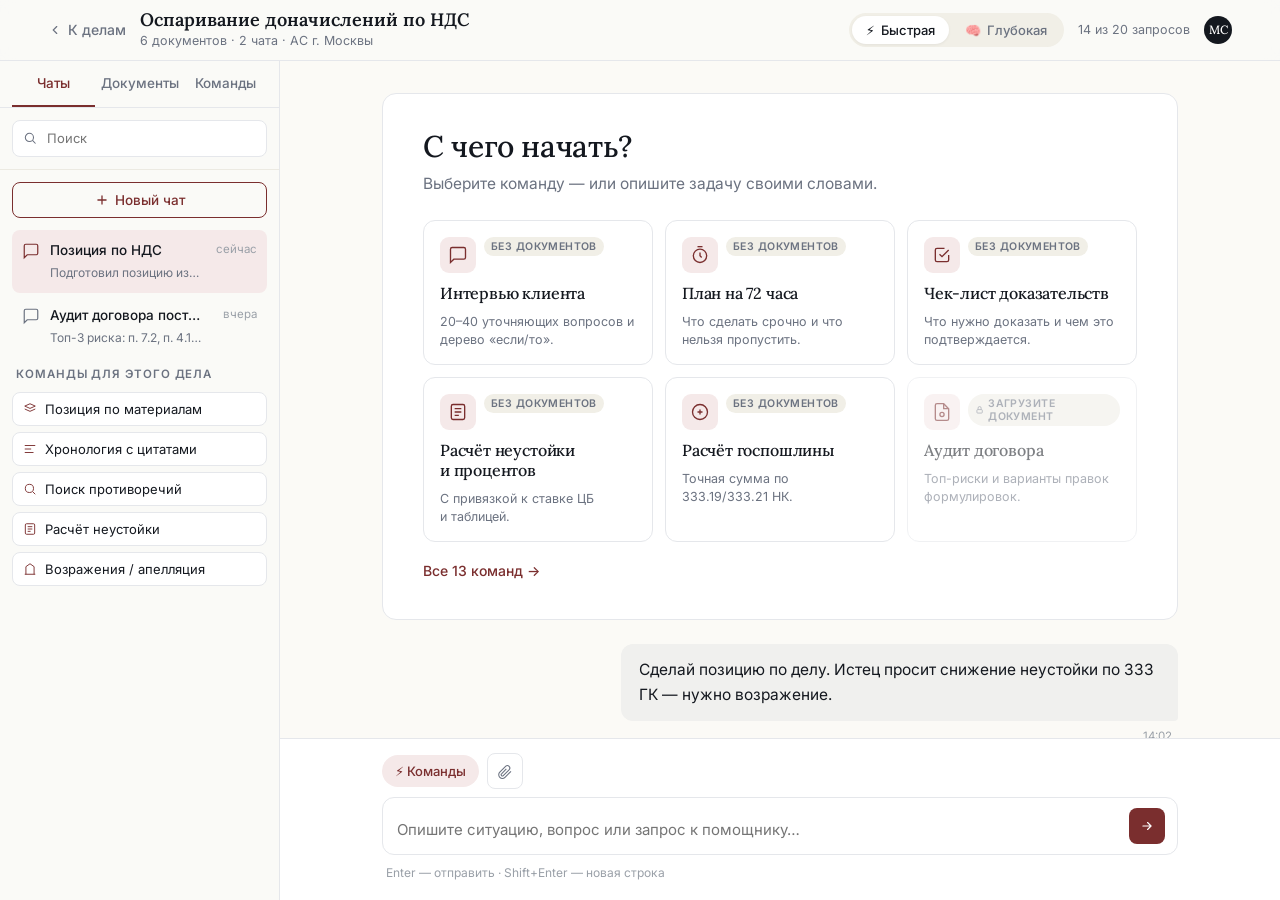
<file: chat.html>
<!doctype html>
<html lang="ru">
<head>
<meta charset="utf-8" />
<meta name="viewport" content="width=device-width, initial-scale=1, viewport-fit=cover" />
<title>Чат — jhelper</title>
<link rel="icon" href="data:image/svg+xml;utf8,<svg xmlns='http://www.w3.org/2000/svg' viewBox='0 0 32 32'><rect width='32' height='32' rx='6' fill='%2314181F'/><text x='16' y='22' text-anchor='middle' font-family='Georgia,serif' font-size='20' font-style='italic' fill='%23FAFAF7'>j</text></svg>" />
<link rel="preconnect" href="https://fonts.googleapis.com" />
<link rel="preconnect" href="https://fonts.gstatic.com" crossorigin />
<link rel="stylesheet" href="https://fonts.googleapis.com/css2?family=Lora:ital,wght@0,500;0,600;1,500&family=Inter:wght@400;500;600;700&display=swap" />
<link rel="stylesheet" href="styles.css" />
<link rel="stylesheet" href="chat.css" />
</head>
<body>

<header class="app-header" id="header">
  <div class="container app-header-inner">
    <div class="head-left">
      <a href="cases.html" class="back-link">
        <svg width="14" height="14" viewBox="0 0 24 24" fill="none" stroke="currentColor" stroke-width="2" stroke-linecap="round"><path d="M15 18l-6-6 6-6"/></svg>
        К делам
      </a>
      <div class="case-title">
        <span class="ttl">Оспаривание доначислений по НДС</span>
        <span class="crumb">6 документов · 2 чата · АС г. Москвы</span>
      </div>
    </div>
    <div class="head-right">
      <div class="mode-toggle" role="tablist">
        <button class="active" title="Быстрый ответ за секунды"><span>⚡</span> Быстрая</button>
        <button title="Глубокий разбор за 1–2 минуты"><span>🧠</span> Глубокая</button>
      </div>
      <div class="quota">14 из 20 запросов</div>
      <div class="avatar avatar-sm" title="М. Соколов">МС</div>
    </div>
  </div>
</header>

<div class="workbench">
  <!-- SIDEBAR -->
  <aside class="sidebar">
    <div class="sb-tabs">
      <button class="sb-tab active" data-tab="chats">Чаты</button>
      <button class="sb-tab" data-tab="docs">Документы</button>
      <button class="sb-tab" data-tab="cmds">Команды</button>
    </div>
    <div class="sb-search">
      <div class="search">
        <svg viewBox="0 0 24 24" fill="none" stroke="currentColor" stroke-width="1.8" stroke-linecap="round"><circle cx="11" cy="11" r="7"/><path d="M21 21l-4.3-4.3"/></svg>
        <input type="text" placeholder="Поиск" />
      </div>
    </div>

    <div class="sb-body" id="sbBody">
      <!-- Chats tab default -->
      <button class="sb-action">
        <svg width="14" height="14" viewBox="0 0 24 24" fill="none" stroke="currentColor" stroke-width="2.2" stroke-linecap="round"><path d="M12 5v14M5 12h14"/></svg>
        Новый чат
      </button>
      <div class="sb-item active">
        <svg class="ico" viewBox="0 0 24 24" fill="none" stroke="currentColor" stroke-width="1.6"><path d="M21 15a2 2 0 0 1-2 2H7l-4 4V5a2 2 0 0 1 2-2h14a2 2 0 0 1 2 2z"/></svg>
        <div class="body">
          <div class="ttl">Позиция по НДС</div>
          <div class="preview">Подготовил позицию из 9 тезисов…</div>
        </div>
        <span class="ts">сейчас</span>
      </div>
      <div class="sb-item">
        <svg class="ico" viewBox="0 0 24 24" fill="none" stroke="currentColor" stroke-width="1.6"><path d="M21 15a2 2 0 0 1-2 2H7l-4 4V5a2 2 0 0 1 2-2h14a2 2 0 0 1 2 2z"/></svg>
        <div class="body">
          <div class="ttl">Аудит договора поставки</div>
          <div class="preview">Топ-3 риска: п. 7.2, п. 4.1…</div>
        </div>
        <span class="ts">вчера</span>
      </div>

      <div class="sb-cmd-head">Команды для этого дела</div>
      <div class="sb-cmd-list">
        <button class="sb-cmd"><svg class="ico" viewBox="0 0 24 24" fill="none" stroke="currentColor" stroke-width="1.6"><path d="M3 7l9-4 9 4-9 4-9-4z"/><path d="M3 12l9 4 9-4"/></svg>Позиция по материалам</button>
        <button class="sb-cmd"><svg class="ico" viewBox="0 0 24 24" fill="none" stroke="currentColor" stroke-width="1.6"><line x1="3" y1="6" x2="21" y2="6"/><line x1="3" y1="12" x2="14" y2="12"/><line x1="3" y1="18" x2="18" y2="18"/></svg>Хронология с цитатами</button>
        <button class="sb-cmd"><svg class="ico" viewBox="0 0 24 24" fill="none" stroke="currentColor" stroke-width="1.6"><circle cx="11" cy="11" r="7"/><path d="M21 21l-4.3-4.3"/></svg>Поиск противоречий</button>
        <button class="sb-cmd"><svg class="ico" viewBox="0 0 24 24" fill="none" stroke="currentColor" stroke-width="1.6"><rect x="4" y="3" width="16" height="18" rx="2"/><path d="M8 8h8M8 12h8M8 16h5"/></svg>Расчёт неустойки</button>
        <button class="sb-cmd"><svg class="ico" viewBox="0 0 24 24" fill="none" stroke="currentColor" stroke-width="1.6"><path d="M3 21h18"/><path d="M5 21V8l7-5 7 5v13"/></svg>Возражения / апелляция</button>
      </div>
    </div>
  </aside>

  <!-- CHAT -->
  <main class="chat">
    <div class="chat-body">
      <div class="chat-inner">

        <!-- Welcome (empty state) -->
        <section class="welcome" id="welcome">
          <h2>С чего начать?</h2>
          <p class="sub">Выберите команду — или опишите задачу своими словами.</p>
          <div class="preset-grid">
            <button class="preset-card" data-preset="interview">
              <div class="top">
                <div class="preset-icon"><svg viewBox="0 0 24 24" fill="none" stroke="currentColor" stroke-width="1.6"><path d="M21 15a2 2 0 0 1-2 2H7l-4 4V5a2 2 0 0 1 2-2h14a2 2 0 0 1 2 2z"/></svg></div>
                <span class="preset-badge">Без документов</span>
              </div>
              <h4 class="preset-name">Интервью клиента</h4>
              <p class="preset-desc">20–40 уточняющих вопросов и дерево «если/то».</p>
            </button>

            <button class="preset-card" data-preset="plan72">
              <div class="top">
                <div class="preset-icon"><svg viewBox="0 0 24 24" fill="none" stroke="currentColor" stroke-width="1.6"><circle cx="12" cy="13" r="8"/><path d="M12 9v4l2 2"/><path d="M9 2h6"/></svg></div>
                <span class="preset-badge">Без документов</span>
              </div>
              <h4 class="preset-name">План на 72 часа</h4>
              <p class="preset-desc">Что сделать срочно и что нельзя пропустить.</p>
            </button>

            <button class="preset-card" data-preset="checklist">
              <div class="top">
                <div class="preset-icon"><svg viewBox="0 0 24 24" fill="none" stroke="currentColor" stroke-width="1.6"><path d="M9 11l3 3 8-8"/><path d="M20 12v6a2 2 0 0 1-2 2H6a2 2 0 0 1-2-2V6a2 2 0 0 1 2-2h9"/></svg></div>
                <span class="preset-badge">Без документов</span>
              </div>
              <h4 class="preset-name">Чек-лист доказательств</h4>
              <p class="preset-desc">Что нужно доказать и чем это подтверждается.</p>
            </button>

            <button class="preset-card" data-preset="penalty">
              <div class="top">
                <div class="preset-icon"><svg viewBox="0 0 24 24" fill="none" stroke="currentColor" stroke-width="1.6"><rect x="4" y="3" width="16" height="18" rx="2"/><path d="M8 8h8M8 12h8M8 16h5"/></svg></div>
                <span class="preset-badge">Без документов</span>
              </div>
              <h4 class="preset-name">Расчёт неустойки и процентов</h4>
              <p class="preset-desc">С привязкой к ставке ЦБ и таблицей.</p>
            </button>

            <button class="preset-card" data-preset="duty">
              <div class="top">
                <div class="preset-icon"><svg viewBox="0 0 24 24" fill="none" stroke="currentColor" stroke-width="1.6"><circle cx="12" cy="12" r="9"/><path d="M9 12h6M12 9v6"/></svg></div>
                <span class="preset-badge">Без документов</span>
              </div>
              <h4 class="preset-name">Расчёт госпошлины</h4>
              <p class="preset-desc">Точная сумма по 333.19/333.21 НК.</p>
            </button>

            <button class="preset-card disabled" disabled>
              <div class="top">
                <div class="preset-icon"><svg viewBox="0 0 24 24" fill="none" stroke="currentColor" stroke-width="1.6"><path d="M14 2H6a2 2 0 0 0-2 2v16a2 2 0 0 0 2 2h12a2 2 0 0 0 2-2V8z"/><path d="M14 2v6h6"/><circle cx="12" cy="15" r="2.5"/></svg></div>
                <span class="preset-badge locked">
                  <svg viewBox="0 0 24 24" fill="none" stroke="currentColor" stroke-width="2"><rect x="5" y="11" width="14" height="9" rx="2"/><path d="M8 11V7a4 4 0 018 0v4"/></svg>
                  Загрузите документ
                </span>
              </div>
              <h4 class="preset-name">Аудит договора</h4>
              <p class="preset-desc">Топ-риски и варианты правок формулировок.</p>
            </button>
          </div>
          <div class="welcome-foot">
            <a href="#" id="allCmds">Все 13 команд →</a>
          </div>
        </section>

        <!-- Sample exchange -->
        <div class="msg-row user">
          <div class="msg msg-user">Сделай позицию по делу. Истец просит снижение неустойки по 333 ГК — нужно возражение.</div>
          <span class="msg-time">14:02</span>
        </div>

        <div class="msg-row">
          <div class="msg msg-ai">
            <div class="icon">
              <svg viewBox="0 0 24 24" fill="none" stroke="currentColor" stroke-width="1.6" stroke-linecap="round" stroke-linejoin="round"><path d="M12 2l2.4 6.8L21 11l-6.6 2.2L12 20l-2.4-6.8L3 11l6.6-2.2z"/></svg>
            </div>
            <div class="body">
              <div class="who">jhelper</div>
              <p>Собрал позицию из 9 тезисов с привязкой к страницам ваших документов. Кратко — три ключевых:</p>
              <h4>1. Размер неустойки соразмерен последствиям</h4>
              <p>Просрочка — 47 дней, размер требований — 8% годовых, что соответствует двукратной ключевой ставке ЦБ на спорный период.</p>
              <blockquote>Неустойка не может быть снижена ниже двукратной учётной ставки Банка России — Опр. ВС от 21.12.2023 № 305-ЭС23-1294.</blockquote>
              <h4>2. Бремя доказывания на ответчике</h4>
              <p>Ответчик не представил доказательств того, что начисленная неустойка явно несоразмерна. Ссылается на «общую рыночную практику» — без расчёта.</p>
              <h4>3. Акт сверки от 30.06 фиксирует признание долга</h4>
              <p>Это исключает довод об «отсутствии оснований для начисления» — стр. 4 акта.</p>
              <div class="src-row">
                <button class="src-pill">[ВС РФ, 21.12.2023]</button>
                <button class="src-pill">[Договор поставки, п. 5.3]</button>
                <button class="src-pill">[Акт сверки, с. 4]</button>
                <button class="src-pill">[АС МО, 14.03.2025]</button>
                <button class="src-pill">+5 источников</button>
              </div>
              <div class="msg-actions">
                <button title="Копировать"><svg width="16" height="16" viewBox="0 0 24 24" fill="none" stroke="currentColor" stroke-width="1.6"><rect x="9" y="9" width="13" height="13" rx="2"/><path d="M5 15V5a2 2 0 0 1 2-2h10"/></svg></button>
                <button title="Скачать .docx"><svg width="16" height="16" viewBox="0 0 24 24" fill="none" stroke="currentColor" stroke-width="1.6"><path d="M12 4v12m0 0l-4-4m4 4l4-4"/><path d="M5 20h14"/></svg></button>
                <button title="Уточнить"><svg width="16" height="16" viewBox="0 0 24 24" fill="none" stroke="currentColor" stroke-width="1.6"><path d="M3 12a9 9 0 1 0 3-6.7L3 8"/><path d="M3 3v5h5"/></svg></button>
                <button title="Сохранить как документ"><svg width="16" height="16" viewBox="0 0 24 24" fill="none" stroke="currentColor" stroke-width="1.6"><path d="M19 21H5a2 2 0 0 1-2-2V5a2 2 0 0 1 2-2h11l5 5v11a2 2 0 0 1-2 2z"/><path d="M17 21v-8H7v8M7 3v5h8"/></svg></button>
                <button title="👍"><svg width="16" height="16" viewBox="0 0 24 24" fill="none" stroke="currentColor" stroke-width="1.6"><path d="M14 9V5a3 3 0 0 0-6 0v4H5a2 2 0 0 0-2 2v8a2 2 0 0 0 2 2h12.5a2 2 0 0 0 2-1.6L21 11a2 2 0 0 0-2-2z"/></svg></button>
                <button title="👎"><svg width="16" height="16" viewBox="0 0 24 24" fill="none" stroke="currentColor" stroke-width="1.6" style="transform:rotate(180deg)"><path d="M14 9V5a3 3 0 0 0-6 0v4H5a2 2 0 0 0-2 2v8a2 2 0 0 0 2 2h12.5a2 2 0 0 0 2-1.6L21 11a2 2 0 0 0-2-2z"/></svg></button>
              </div>
            </div>
          </div>
          <span class="msg-time">14:02 · Глубокая</span>
        </div>

      </div>
    </div>

    <div class="composer-wrap">
      <div class="composer">
        <div style="display:flex;gap:8px;align-items:center;flex-wrap:wrap">
          <button class="cmd-chip" id="openCmds">⚡ Команды</button>
          <button class="icon-btn" title="Прикрепить">
            <svg width="16" height="16" viewBox="0 0 24 24" fill="none" stroke="currentColor" stroke-width="1.6"><path d="M21 12.5l-9 9a5.5 5.5 0 0 1-7.8-7.8l9-9a3.7 3.7 0 0 1 5.2 5.2l-9 9a1.8 1.8 0 0 1-2.6-2.6L14 8.7"/></svg>
          </button>
        </div>
        <div class="composer-row">
          <textarea id="ta" rows="1" placeholder="Опишите ситуацию, вопрос или запрос к помощнику…"></textarea>
          <div class="composer-side">
            <button class="send-btn" title="Отправить">
              <svg width="14" height="14" viewBox="0 0 24 24" fill="none" stroke="currentColor" stroke-width="2" stroke-linecap="round" stroke-linejoin="round"><path d="M5 12h14M13 6l6 6-6 6"/></svg>
            </button>
          </div>
        </div>
        <div class="composer-hint">Enter — отправить · Shift+Enter — новая строка</div>
      </div>
    </div>
  </main>
</div>

<!-- Preset modal -->
<div class="modal-overlay" id="modal">
  <div class="modal" id="modalContent">
    <div class="modal-head">
      <div class="preset-icon"><svg viewBox="0 0 24 24" fill="none" stroke="currentColor" stroke-width="1.6"><circle cx="12" cy="13" r="8"/><path d="M12 9v4l2 2"/><path d="M9 2h6"/></svg></div>
      <div>
        <h3 id="modalTitle">План на 72 часа</h3>
        <div class="desc" id="modalDesc">Что сделать срочно, что зафиксировать, какие сроки нельзя пропустить.</div>
      </div>
    </div>
    <hr/>
    <div id="modalFields">
      <div class="field">
        <label class="label">Тип ситуации</label>
        <select class="select">
          <option>Пришла проверка</option>
          <option>Получили иск</option>
          <option>Контрагент перестал платить</option>
          <option>Поступила претензия</option>
          <option>Другое</option>
        </select>
      </div>
      <div class="field">
        <label class="label">Краткое описание</label>
        <textarea class="textarea" rows="3" placeholder="2–3 предложения о ситуации"></textarea>
      </div>
      <div class="field">
        <label class="label">Когда произошло</label>
        <select class="select">
          <option>Сегодня</option>
          <option>Вчера</option>
          <option>На этой неделе</option>
          <option>Раньше</option>
        </select>
      </div>
    </div>
    <div class="modal-actions">
      <button class="raw-toggle">Я заполню сам — дайте промпт</button>
      <div style="display:flex;gap:10px">
        <button class="btn btn-ghost" id="modalCancel">Отмена</button>
        <button class="btn btn-primary" id="modalSubmit">Получить результат →</button>
      </div>
    </div>
  </div>
</div>

<script>
const header = document.getElementById('header');
window.addEventListener('scroll', () => {
  if(window.scrollY > 4) header.classList.add('scrolled'); else header.classList.remove('scrolled');
}, {passive:true});

// Sidebar tabs
document.querySelectorAll('.sb-tab').forEach(t => {
  t.addEventListener('click', () => {
    document.querySelectorAll('.sb-tab').forEach(x => x.classList.remove('active'));
    t.classList.add('active');
  });
});

// Auto-grow textarea
const ta = document.getElementById('ta');
ta && ta.addEventListener('input', () => {
  ta.style.height = 'auto';
  ta.style.height = Math.min(ta.scrollHeight, 160) + 'px';
});

// Modal
const modal = document.getElementById('modal');
const presetData = {
  interview: { title:'Интервью клиента', desc:'20–40 уточняющих вопросов и дерево «если/то».' },
  plan72:    { title:'План на 72 часа', desc:'Что сделать срочно, что зафиксировать, какие сроки нельзя пропустить.' },
  checklist: { title:'Чек-лист доказательств', desc:'Что нужно доказать и чем это подтверждается.' },
  penalty:   { title:'Расчёт неустойки и процентов', desc:'С разбивкой по периодам ставки ЦБ.' },
  duty:      { title:'Расчёт госпошлины', desc:'Точная сумма с привязкой к 333.19/333.21 НК.' }
};
document.querySelectorAll('.preset-card[data-preset]').forEach(c => {
  c.addEventListener('click', () => {
    const k = c.dataset.preset;
    if(presetData[k]){
      document.getElementById('modalTitle').textContent = presetData[k].title;
      document.getElementById('modalDesc').textContent = presetData[k].desc;
    }
    modal.classList.add('open');
  });
});
document.getElementById('modalCancel').addEventListener('click', () => modal.classList.remove('open'));
document.getElementById('modalSubmit').addEventListener('click', () => modal.classList.remove('open'));
modal.addEventListener('click', (e) => { if(e.target === modal) modal.classList.remove('open'); });

document.getElementById('openCmds').addEventListener('click', () => modal.classList.add('open'));
document.getElementById('allCmds').addEventListener('click', (e) => { e.preventDefault(); modal.classList.add('open'); });
</script>
</body>
</html>
</file>
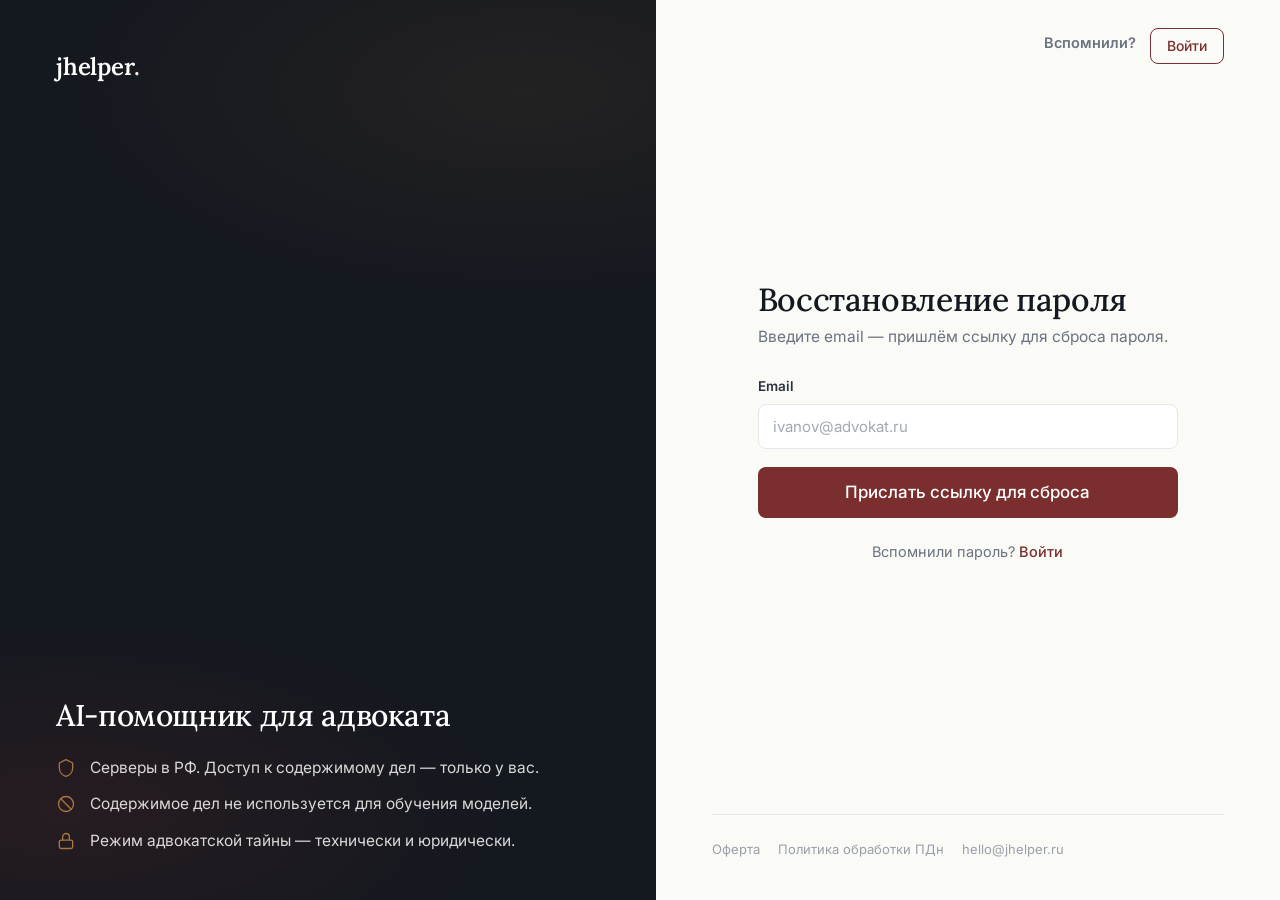
<file: forgot-password.html>
<!doctype html>
<html lang="ru">
<head>
<meta charset="utf-8" />
<meta name="viewport" content="width=device-width, initial-scale=1, viewport-fit=cover" />
<title>Восстановление пароля — jhelper</title>

<link rel="icon" href="data:image/svg+xml;utf8,<svg xmlns='http://www.w3.org/2000/svg' viewBox='0 0 32 32'><rect width='32' height='32' rx='6' fill='%2314181F'/><text x='16' y='22' text-anchor='middle' font-family='Georgia,serif' font-size='20' font-style='italic' fill='%23FAFAF7'>j</text></svg>" />

<link rel="preconnect" href="https://fonts.googleapis.com" />
<link rel="preconnect" href="https://fonts.gstatic.com" crossorigin />
<link rel="stylesheet" href="https://fonts.googleapis.com/css2?family=Lora:ital,wght@0,500;0,600;1,500&family=Inter:wght@400;500;600;700&display=swap" />

<link rel="stylesheet" href="styles.css" />
<link rel="stylesheet" href="auth.css" />
</head>
<body>

<div class="auth-shell">
  <aside class="auth-aside">
    <a href="index.html" class="logo">jhelper<span class="dot">.</span></a>
    <div class="aside-body">
      <h2>AI-помощник для адвоката</h2>
      <ul>
        <li>
          <svg viewBox="0 0 24 24" fill="none" stroke="currentColor" stroke-width="1.6" stroke-linecap="round" stroke-linejoin="round"><path d="M12 2l8 4v6c0 5-3.5 9-8 10-4.5-1-8-5-8-10V6l8-4z"/></svg>
          Серверы в РФ. Доступ к содержимому дел — только у вас.
        </li>
        <li>
          <svg viewBox="0 0 24 24" fill="none" stroke="currentColor" stroke-width="1.6" stroke-linecap="round" stroke-linejoin="round"><circle cx="12" cy="12" r="9"/><path d="M5.5 5.5l13 13"/></svg>
          Содержимое дел не используется для обучения моделей.
        </li>
        <li>
          <svg viewBox="0 0 24 24" fill="none" stroke="currentColor" stroke-width="1.6" stroke-linecap="round" stroke-linejoin="round"><rect x="4" y="11" width="16" height="10" rx="2"/><path d="M8 11V7a4 4 0 1 1 8 0v4"/></svg>
          Режим адвокатской тайны — технически и юридически.
        </li>
      </ul>
    </div>
  </aside>

  <main class="auth-main">
    <div class="auth-topbar">
      <span class="label">Вспомнили?</span>
      <a href="signin.html" class="btn btn-outline-accent btn-sm">Войти</a>
    </div>

    <!-- STATE 1: form -->
    <div class="auth-form-wrap" id="state-form">
      <h1>Восстановление пароля</h1>
      <p class="lede">Введите email — пришлём ссылку для сброса пароля.</p>

      <form id="forgotForm" novalidate>
        <div class="auth-field">
          <label for="email">Email</label>
          <input class="input" id="email" name="email" type="email" autocomplete="email" placeholder="ivanov@advokat.ru" required />
        </div>

        <button type="submit" class="btn btn-primary btn-lg auth-submit">Прислать ссылку для сброса</button>
      </form>

      <p class="auth-row-bottom">
        Вспомнили пароль? <a href="signin.html">Войти</a>
      </p>
    </div>

    <!-- STATE 2: success (hidden by default) -->
    <div class="auth-form-wrap auth-status" id="state-success" hidden>
      <div class="icon-circle">
        <svg viewBox="0 0 24 24" fill="none" stroke="currentColor" stroke-width="2" stroke-linecap="round" stroke-linejoin="round"><path d="M4 7l8 6 8-6"/><rect x="4" y="5" width="16" height="14" rx="2"/></svg>
      </div>
      <h1>Письмо отправлено</h1>
      <p>Проверьте почту <span class="email-strong" id="sentTo">—</span>. Откройте письмо и нажмите кнопку <em>«Сбросить пароль»</em>. Ссылка действует 24 часа.</p>

      <p class="resend">Не пришло за пару минут? Загляните в «Спам» или <button type="button" id="resendBtn">отправить ещё раз</button>.</p>
    </div>

    <div class="auth-foot">
      <a href="offer.html">Оферта</a>
      <a href="privacy.html">Политика обработки ПДн</a>
      <a href="mailto:hello@jhelper.ru">hello@jhelper.ru</a>
    </div>
  </main>
</div>

<script>
const formState = document.getElementById('state-form');
const successState = document.getElementById('state-success');
const sentTo = document.getElementById('sentTo');

document.getElementById('forgotForm')?.addEventListener('submit', e => {
  e.preventDefault();
  const email = document.getElementById('email').value.trim();
  if (!email) { alert('Введите email'); return; }
  sentTo.textContent = email;
  formState.hidden = true;
  successState.hidden = false;
});

document.getElementById('resendBtn')?.addEventListener('click', () => {
  const btn = document.getElementById('resendBtn');
  btn.disabled = true;
  btn.textContent = 'Отправлено ✓';
  setTimeout(() => { btn.disabled = false; btn.textContent = 'отправить ещё раз'; }, 3000);
});
</script>
</body>
</html>
</file>
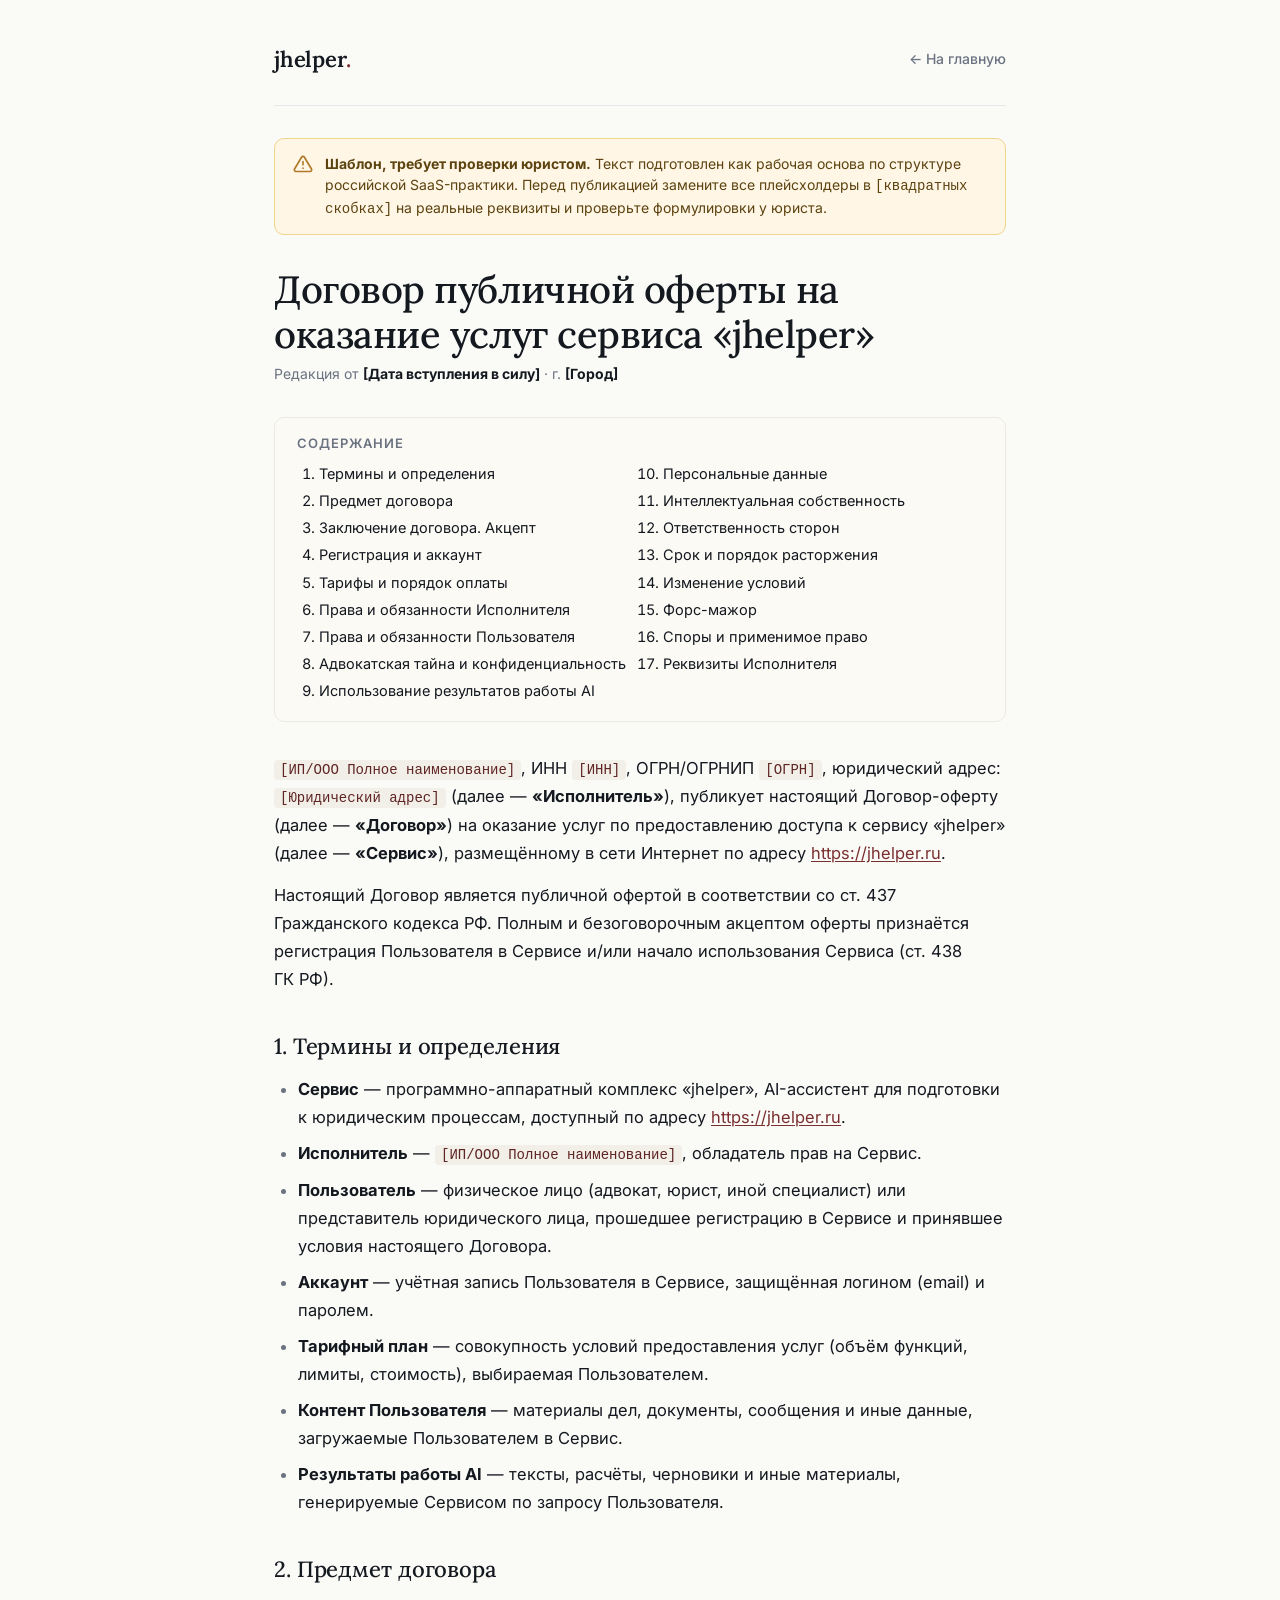
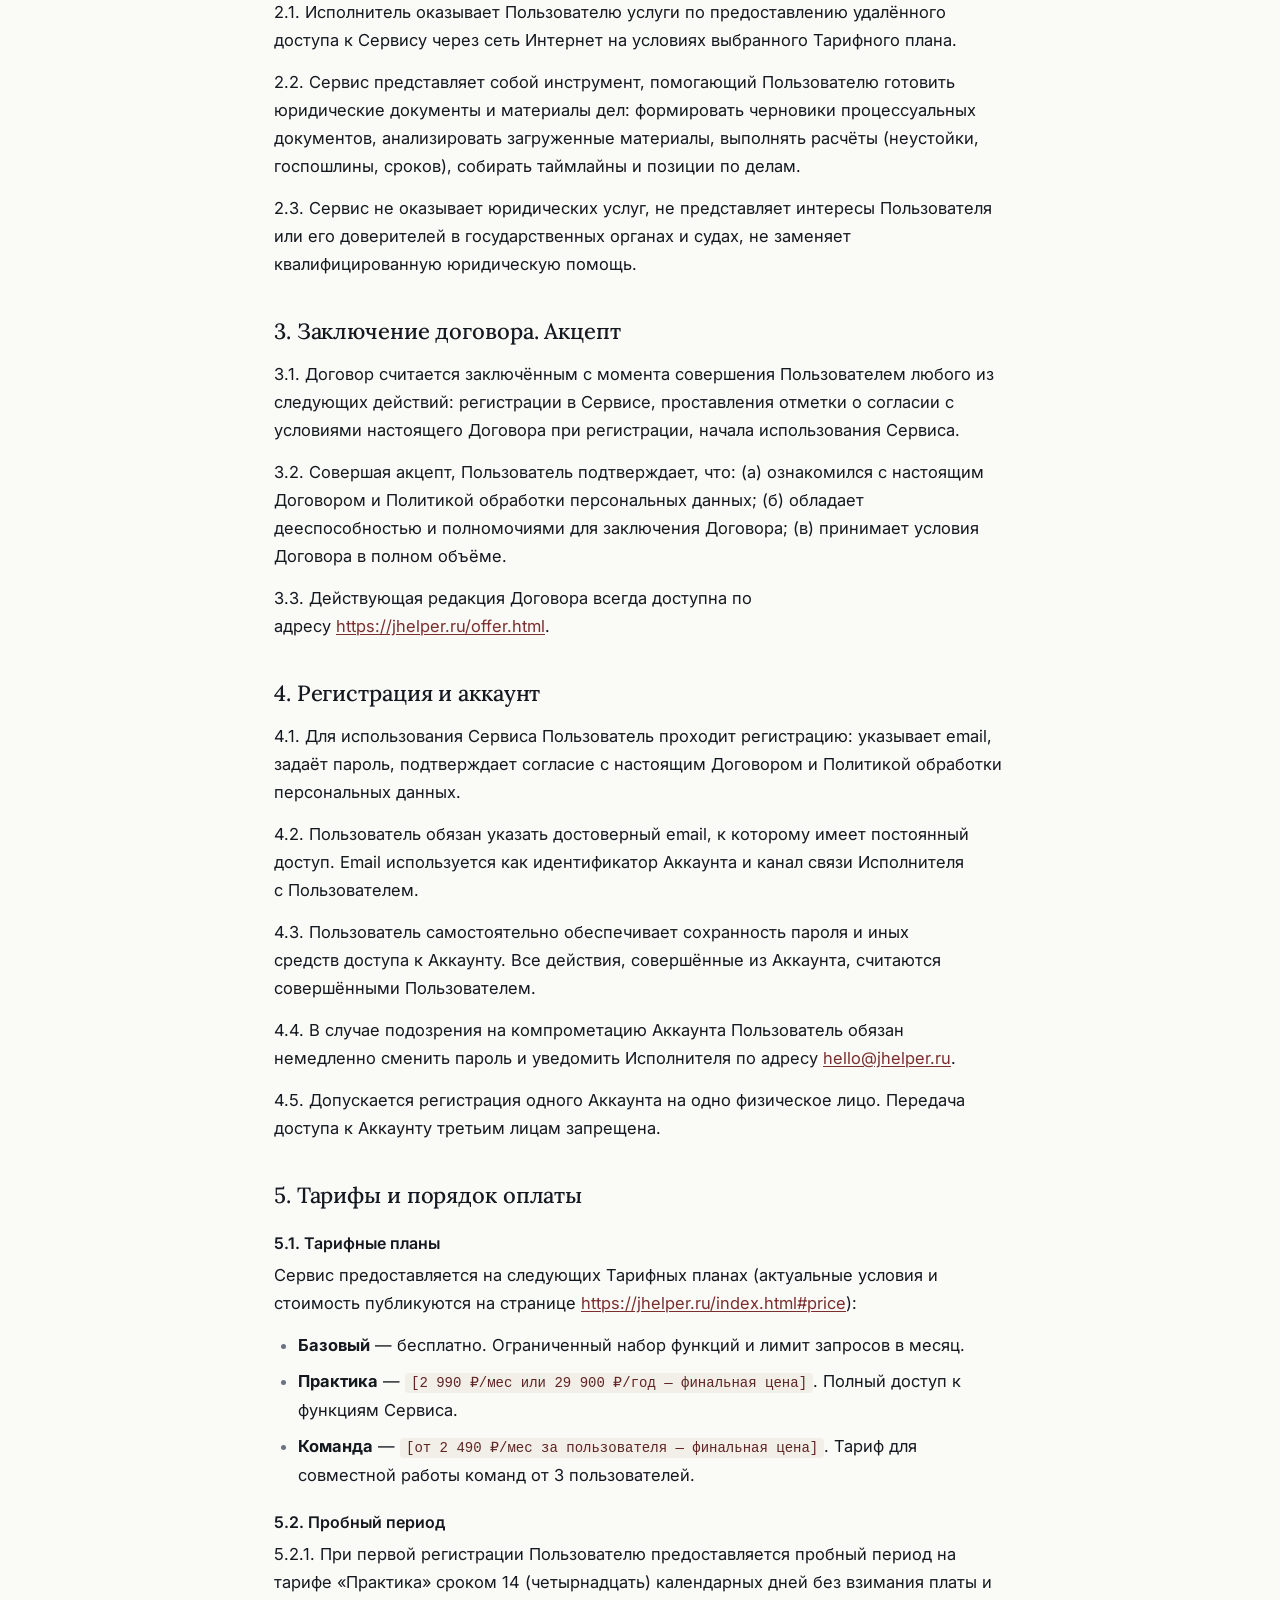
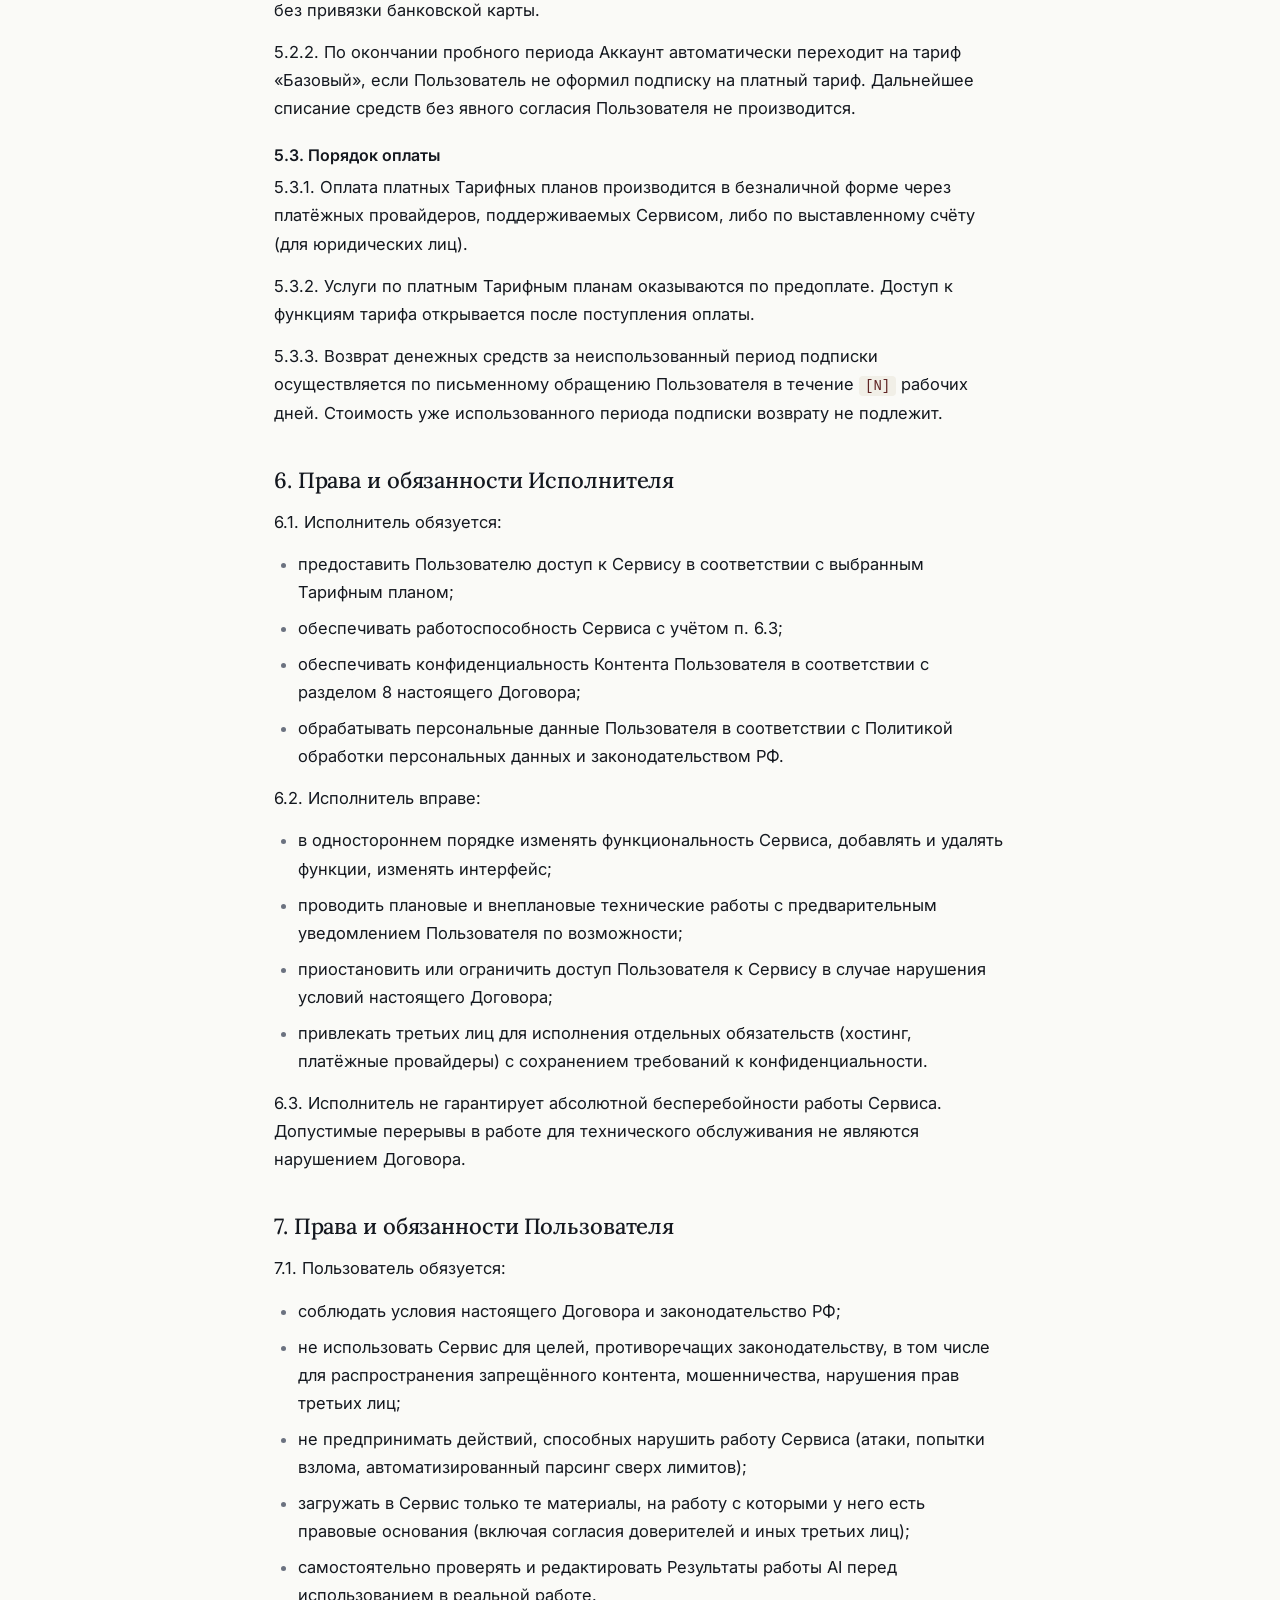
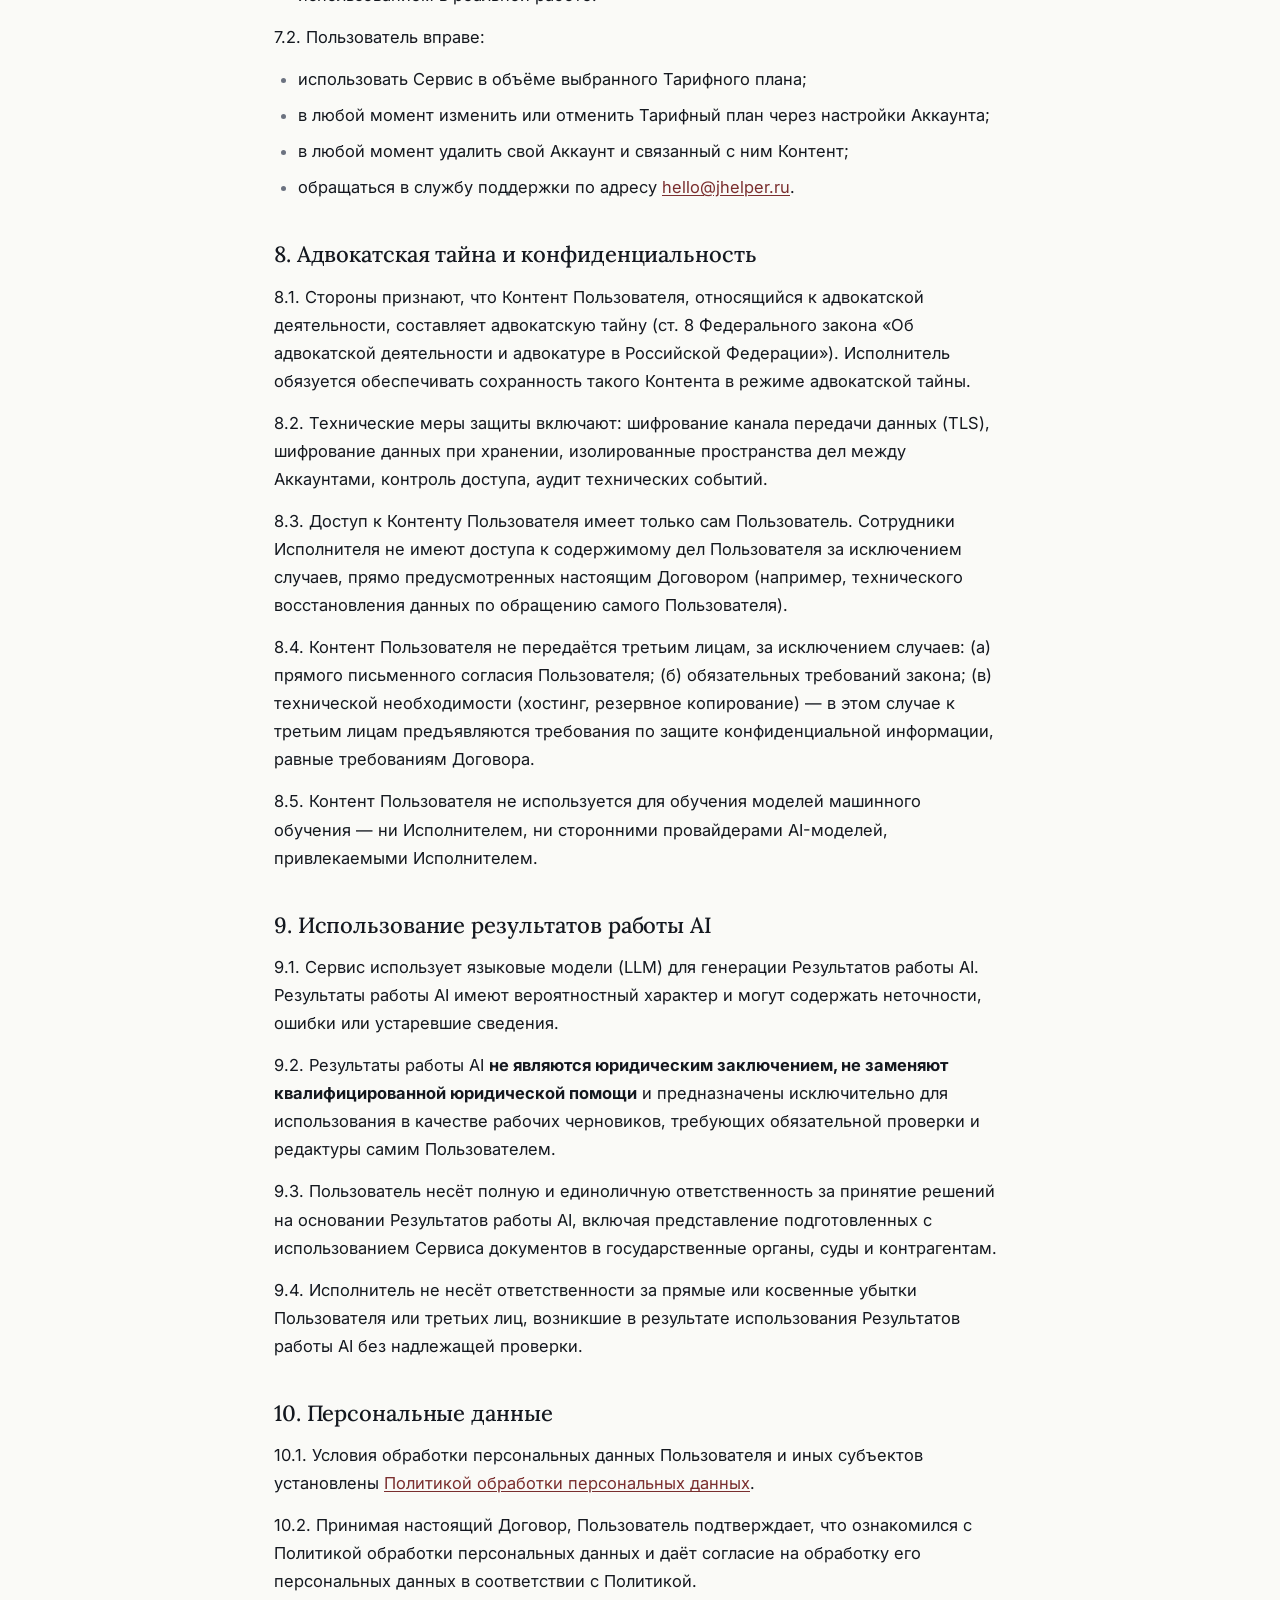
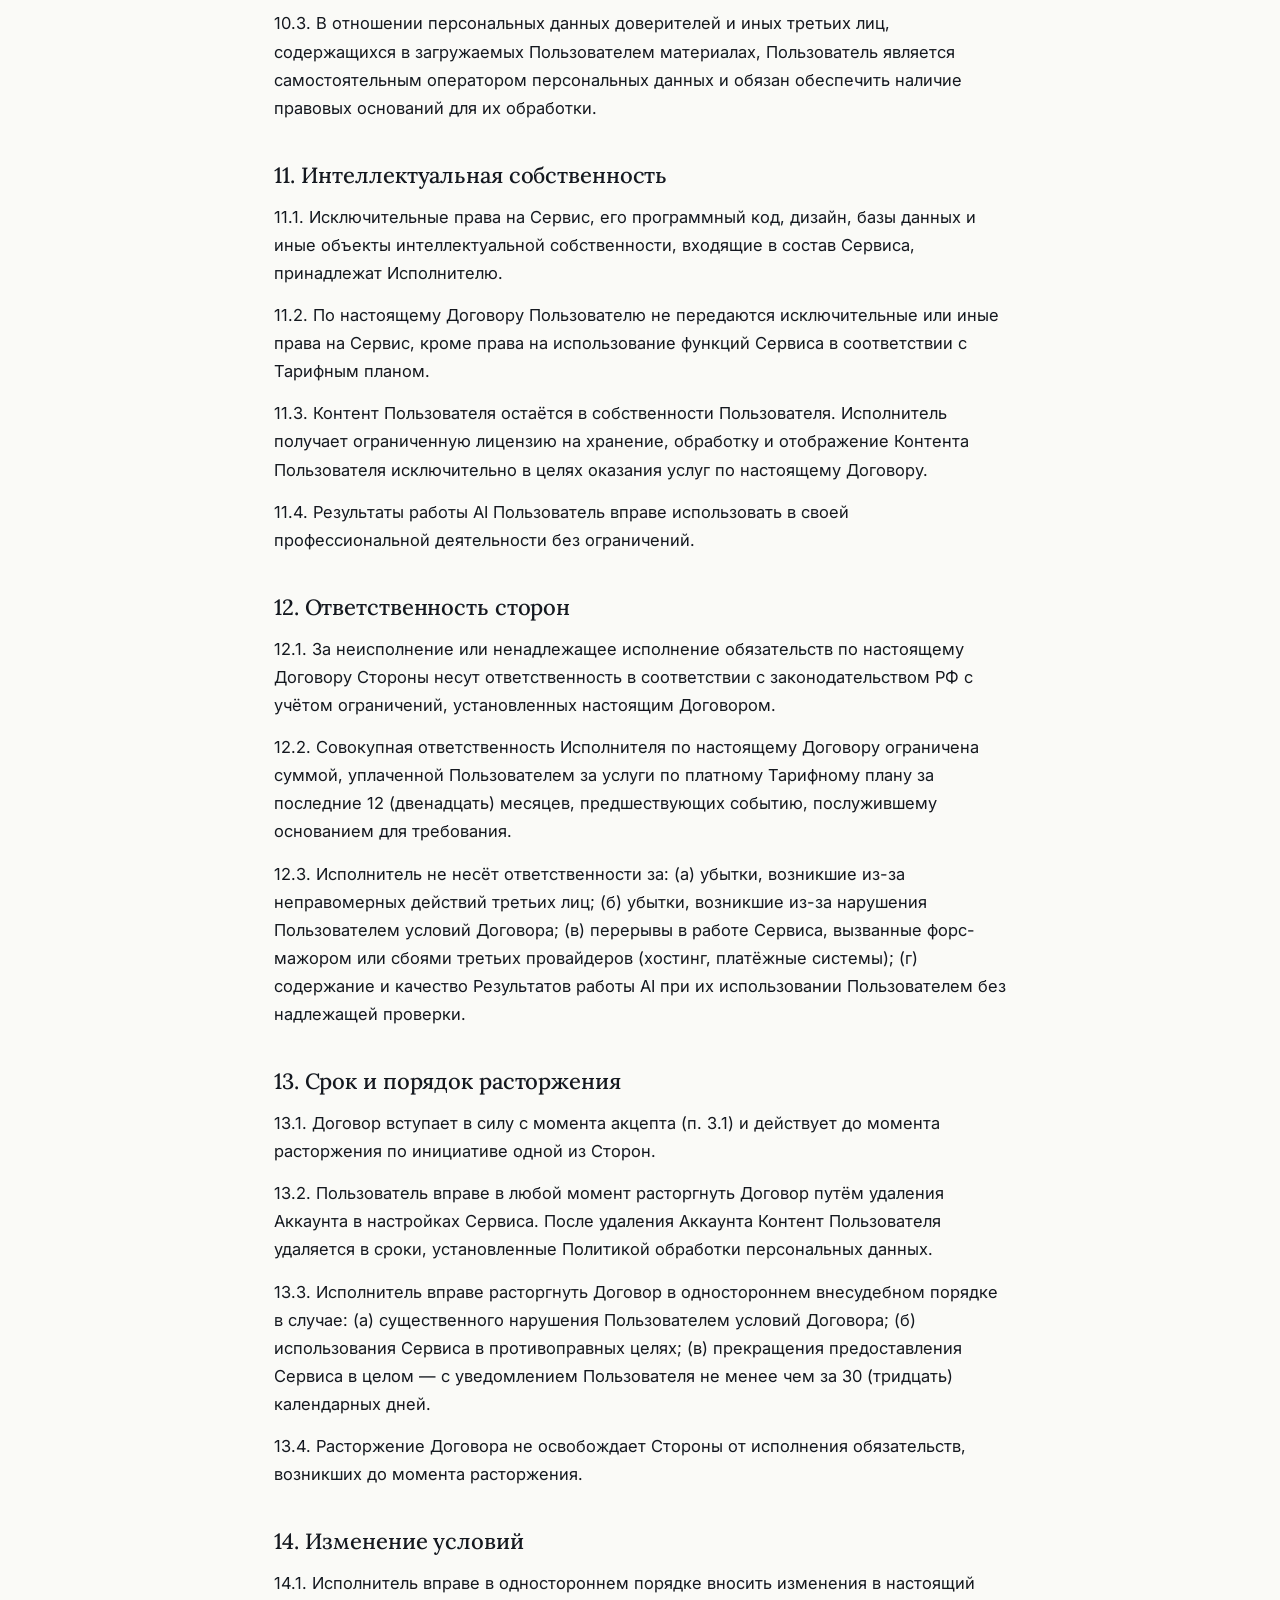
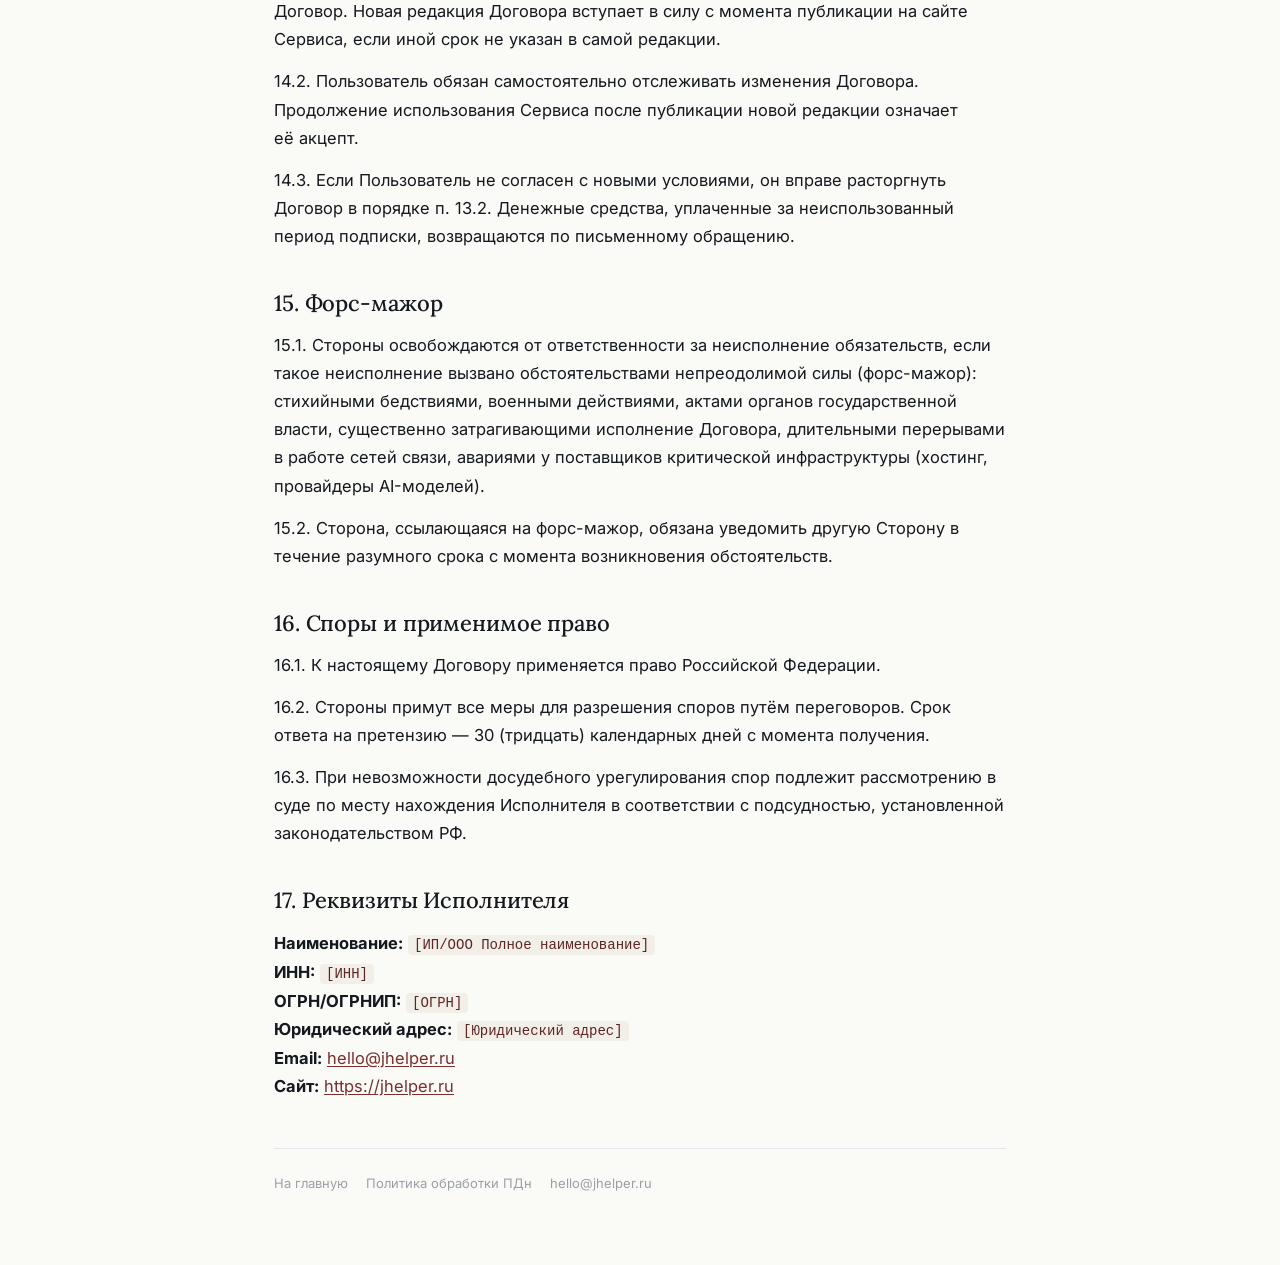
<file: offer.html>
<!doctype html>
<html lang="ru">
<head>
<meta charset="utf-8" />
<meta name="viewport" content="width=device-width, initial-scale=1, viewport-fit=cover" />
<title>Договор-оферта — jhelper</title>
<meta name="description" content="Публичная оферта на оказание услуг сервиса jhelper." />

<link rel="icon" href="data:image/svg+xml;utf8,<svg xmlns='http://www.w3.org/2000/svg' viewBox='0 0 32 32'><rect width='32' height='32' rx='6' fill='%2314181F'/><text x='16' y='22' text-anchor='middle' font-family='Georgia,serif' font-size='20' font-style='italic' fill='%23FAFAF7'>j</text></svg>" />

<link rel="preconnect" href="https://fonts.googleapis.com" />
<link rel="preconnect" href="https://fonts.gstatic.com" crossorigin />
<link rel="stylesheet" href="https://fonts.googleapis.com/css2?family=Lora:ital,wght@0,500;0,600;1,500&family=Inter:wght@400;500;600;700&display=swap" />

<link rel="stylesheet" href="styles.css" />
<link rel="stylesheet" href="legal.css" />
</head>
<body>

<div class="legal-shell">

  <header class="legal-header">
    <a href="index.html" class="logo">jhelper<span class="dot">.</span></a>
    <a href="index.html" class="nav-back">← На главную</a>
  </header>

  <div class="legal-disclaimer">
    <svg viewBox="0 0 24 24" fill="none" stroke="currentColor" stroke-width="2" stroke-linecap="round" stroke-linejoin="round"><path d="M12 9v4M12 17h.01"/><path d="M10.29 3.86L1.82 18a2 2 0 0 0 1.71 3h16.94a2 2 0 0 0 1.71-3L13.71 3.86a2 2 0 0 0-3.42 0z"/></svg>
    <div>
      <strong>Шаблон, требует проверки юристом.</strong> Текст подготовлен как рабочая основа по структуре российской SaaS-практики. Перед публикацией замените все плейсхолдеры в <code>[квадратных скобках]</code> на реальные реквизиты и проверьте формулировки у юриста.
    </div>
  </div>

  <h1 class="legal-h1">Договор публичной оферты на оказание услуг сервиса «jhelper»</h1>
  <p class="legal-meta">Редакция от <strong>[Дата вступления в силу]</strong> · г. <strong>[Город]</strong></p>

  <nav class="legal-toc" aria-label="Содержание">
    <h3>Содержание</h3>
    <ol>
      <li><a href="#p1">Термины и определения</a></li>
      <li><a href="#p2">Предмет договора</a></li>
      <li><a href="#p3">Заключение договора. Акцепт</a></li>
      <li><a href="#p4">Регистрация и аккаунт</a></li>
      <li><a href="#p5">Тарифы и порядок оплаты</a></li>
      <li><a href="#p6">Права и обязанности Исполнителя</a></li>
      <li><a href="#p7">Права и обязанности Пользователя</a></li>
      <li><a href="#p8">Адвокатская тайна и конфиденциальность</a></li>
      <li><a href="#p9">Использование результатов работы AI</a></li>
      <li><a href="#p10">Персональные данные</a></li>
      <li><a href="#p11">Интеллектуальная собственность</a></li>
      <li><a href="#p12">Ответственность сторон</a></li>
      <li><a href="#p13">Срок и порядок расторжения</a></li>
      <li><a href="#p14">Изменение условий</a></li>
      <li><a href="#p15">Форс-мажор</a></li>
      <li><a href="#p16">Споры и применимое право</a></li>
      <li><a href="#p17">Реквизиты Исполнителя</a></li>
    </ol>
  </nav>

  <div class="legal-body">

    <p><span class="placeholder">[ИП/ООО Полное наименование]</span>, ИНН <span class="placeholder">[ИНН]</span>, ОГРН/ОГРНИП <span class="placeholder">[ОГРН]</span>, юридический адрес: <span class="placeholder">[Юридический адрес]</span> (далее — <strong>«Исполнитель»</strong>), публикует настоящий Договор-оферту (далее — <strong>«Договор»</strong>) на оказание услуг по предоставлению доступа к сервису «jhelper» (далее — <strong>«Сервис»</strong>), размещённому в сети Интернет по адресу <a href="https://jhelper.ru">https://jhelper.ru</a>.</p>

    <p>Настоящий Договор является публичной офертой в соответствии со ст. 437 Гражданского кодекса РФ. Полным и безоговорочным акцептом оферты признаётся регистрация Пользователя в Сервисе и/или начало использования Сервиса (ст. 438 ГК РФ).</p>

    <h2 id="p1">1. Термины и определения</h2>
    <ul>
      <li><strong>Сервис</strong> — программно-аппаратный комплекс «jhelper», AI-ассистент для подготовки к юридическим процессам, доступный по адресу <a href="https://jhelper.ru">https://jhelper.ru</a>.</li>
      <li><strong>Исполнитель</strong> — <span class="placeholder">[ИП/ООО Полное наименование]</span>, обладатель прав на Сервис.</li>
      <li><strong>Пользователь</strong> — физическое лицо (адвокат, юрист, иной специалист) или представитель юридического лица, прошедшее регистрацию в Сервисе и принявшее условия настоящего Договора.</li>
      <li><strong>Аккаунт</strong> — учётная запись Пользователя в Сервисе, защищённая логином (email) и паролем.</li>
      <li><strong>Тарифный план</strong> — совокупность условий предоставления услуг (объём функций, лимиты, стоимость), выбираемая Пользователем.</li>
      <li><strong>Контент Пользователя</strong> — материалы дел, документы, сообщения и иные данные, загружаемые Пользователем в Сервис.</li>
      <li><strong>Результаты работы AI</strong> — тексты, расчёты, черновики и иные материалы, генерируемые Сервисом по запросу Пользователя.</li>
    </ul>

    <h2 id="p2">2. Предмет договора</h2>
    <p>2.1. Исполнитель оказывает Пользователю услуги по предоставлению удалённого доступа к Сервису через сеть Интернет на условиях выбранного Тарифного плана.</p>
    <p>2.2. Сервис представляет собой инструмент, помогающий Пользователю готовить юридические документы и материалы дел: формировать черновики процессуальных документов, анализировать загруженные материалы, выполнять расчёты (неустойки, госпошлины, сроков), собирать таймлайны и позиции по делам.</p>
    <p>2.3. Сервис не оказывает юридических услуг, не представляет интересы Пользователя или его доверителей в государственных органах и судах, не заменяет квалифицированную юридическую помощь.</p>

    <h2 id="p3">3. Заключение договора. Акцепт</h2>
    <p>3.1. Договор считается заключённым с момента совершения Пользователем любого из следующих действий: регистрации в Сервисе, проставления отметки о согласии с условиями настоящего Договора при регистрации, начала использования Сервиса.</p>
    <p>3.2. Совершая акцепт, Пользователь подтверждает, что: (а) ознакомился с настоящим Договором и Политикой обработки персональных данных; (б) обладает дееспособностью и полномочиями для заключения Договора; (в) принимает условия Договора в полном объёме.</p>
    <p>3.3. Действующая редакция Договора всегда доступна по адресу <a href="https://jhelper.ru/offer.html">https://jhelper.ru/offer.html</a>.</p>

    <h2 id="p4">4. Регистрация и аккаунт</h2>
    <p>4.1. Для использования Сервиса Пользователь проходит регистрацию: указывает email, задаёт пароль, подтверждает согласие с настоящим Договором и Политикой обработки персональных данных.</p>
    <p>4.2. Пользователь обязан указать достоверный email, к которому имеет постоянный доступ. Email используется как идентификатор Аккаунта и канал связи Исполнителя с Пользователем.</p>
    <p>4.3. Пользователь самостоятельно обеспечивает сохранность пароля и иных средств доступа к Аккаунту. Все действия, совершённые из Аккаунта, считаются совершёнными Пользователем.</p>
    <p>4.4. В случае подозрения на компрометацию Аккаунта Пользователь обязан немедленно сменить пароль и уведомить Исполнителя по адресу <a href="mailto:hello@jhelper.ru">hello@jhelper.ru</a>.</p>
    <p>4.5. Допускается регистрация одного Аккаунта на одно физическое лицо. Передача доступа к Аккаунту третьим лицам запрещена.</p>

    <h2 id="p5">5. Тарифы и порядок оплаты</h2>

    <h3>5.1. Тарифные планы</h3>
    <p>Сервис предоставляется на следующих Тарифных планах (актуальные условия и стоимость публикуются на странице <a href="https://jhelper.ru/index.html#price">https://jhelper.ru/index.html#price</a>):</p>
    <ul>
      <li><strong>Базовый</strong> — бесплатно. Ограниченный набор функций и лимит запросов в месяц.</li>
      <li><strong>Практика</strong> — <span class="placeholder">[2 990 ₽/мес или 29 900 ₽/год — финальная цена]</span>. Полный доступ к функциям Сервиса.</li>
      <li><strong>Команда</strong> — <span class="placeholder">[от 2 490 ₽/мес за пользователя — финальная цена]</span>. Тариф для совместной работы команд от 3 пользователей.</li>
    </ul>

    <h3>5.2. Пробный период</h3>
    <p>5.2.1. При первой регистрации Пользователю предоставляется пробный период на тарифе «Практика» сроком 14 (четырнадцать) календарных дней без взимания платы и без привязки банковской карты.</p>
    <p>5.2.2. По окончании пробного периода Аккаунт автоматически переходит на тариф «Базовый», если Пользователь не оформил подписку на платный тариф. Дальнейшее списание средств без явного согласия Пользователя не производится.</p>

    <h3>5.3. Порядок оплаты</h3>
    <p>5.3.1. Оплата платных Тарифных планов производится в безналичной форме через платёжных провайдеров, поддерживаемых Сервисом, либо по выставленному счёту (для юридических лиц).</p>
    <p>5.3.2. Услуги по платным Тарифным планам оказываются по предоплате. Доступ к функциям тарифа открывается после поступления оплаты.</p>
    <p>5.3.3. Возврат денежных средств за неиспользованный период подписки осуществляется по письменному обращению Пользователя в течение <span class="placeholder">[N]</span> рабочих дней. Стоимость уже использованного периода подписки возврату не подлежит.</p>

    <h2 id="p6">6. Права и обязанности Исполнителя</h2>
    <p>6.1. Исполнитель обязуется:</p>
    <ul>
      <li>предоставить Пользователю доступ к Сервису в соответствии с выбранным Тарифным планом;</li>
      <li>обеспечивать работоспособность Сервиса с учётом п. 6.3;</li>
      <li>обеспечивать конфиденциальность Контента Пользователя в соответствии с разделом 8 настоящего Договора;</li>
      <li>обрабатывать персональные данные Пользователя в соответствии с Политикой обработки персональных данных и законодательством РФ.</li>
    </ul>
    <p>6.2. Исполнитель вправе:</p>
    <ul>
      <li>в одностороннем порядке изменять функциональность Сервиса, добавлять и удалять функции, изменять интерфейс;</li>
      <li>проводить плановые и внеплановые технические работы с предварительным уведомлением Пользователя по возможности;</li>
      <li>приостановить или ограничить доступ Пользователя к Сервису в случае нарушения условий настоящего Договора;</li>
      <li>привлекать третьих лиц для исполнения отдельных обязательств (хостинг, платёжные провайдеры) с сохранением требований к конфиденциальности.</li>
    </ul>
    <p>6.3. Исполнитель не гарантирует абсолютной бесперебойности работы Сервиса. Допустимые перерывы в работе для технического обслуживания не являются нарушением Договора.</p>

    <h2 id="p7">7. Права и обязанности Пользователя</h2>
    <p>7.1. Пользователь обязуется:</p>
    <ul>
      <li>соблюдать условия настоящего Договора и законодательство РФ;</li>
      <li>не использовать Сервис для целей, противоречащих законодательству, в том числе для распространения запрещённого контента, мошенничества, нарушения прав третьих лиц;</li>
      <li>не предпринимать действий, способных нарушить работу Сервиса (атаки, попытки взлома, автоматизированный парсинг сверх лимитов);</li>
      <li>загружать в Сервис только те материалы, на работу с которыми у него есть правовые основания (включая согласия доверителей и иных третьих лиц);</li>
      <li>самостоятельно проверять и редактировать Результаты работы AI перед использованием в реальной работе.</li>
    </ul>
    <p>7.2. Пользователь вправе:</p>
    <ul>
      <li>использовать Сервис в объёме выбранного Тарифного плана;</li>
      <li>в любой момент изменить или отменить Тарифный план через настройки Аккаунта;</li>
      <li>в любой момент удалить свой Аккаунт и связанный с ним Контент;</li>
      <li>обращаться в службу поддержки по адресу <a href="mailto:hello@jhelper.ru">hello@jhelper.ru</a>.</li>
    </ul>

    <h2 id="p8">8. Адвокатская тайна и конфиденциальность</h2>
    <p>8.1. Стороны признают, что Контент Пользователя, относящийся к адвокатской деятельности, составляет адвокатскую тайну (ст. 8 Федерального закона «Об адвокатской деятельности и адвокатуре в Российской Федерации»). Исполнитель обязуется обеспечивать сохранность такого Контента в режиме адвокатской тайны.</p>
    <p>8.2. Технические меры защиты включают: шифрование канала передачи данных (TLS), шифрование данных при хранении, изолированные пространства дел между Аккаунтами, контроль доступа, аудит технических событий.</p>
    <p>8.3. Доступ к Контенту Пользователя имеет только сам Пользователь. Сотрудники Исполнителя не имеют доступа к содержимому дел Пользователя за исключением случаев, прямо предусмотренных настоящим Договором (например, технического восстановления данных по обращению самого Пользователя).</p>
    <p>8.4. Контент Пользователя не передаётся третьим лицам, за исключением случаев: (а) прямого письменного согласия Пользователя; (б) обязательных требований закона; (в) технической необходимости (хостинг, резервное копирование) — в этом случае к третьим лицам предъявляются требования по защите конфиденциальной информации, равные требованиям Договора.</p>
    <p>8.5. Контент Пользователя не используется для обучения моделей машинного обучения — ни Исполнителем, ни сторонними провайдерами AI-моделей, привлекаемыми Исполнителем.</p>

    <h2 id="p9">9. Использование результатов работы AI</h2>
    <p>9.1. Сервис использует языковые модели (LLM) для генерации Результатов работы AI. Результаты работы AI имеют вероятностный характер и могут содержать неточности, ошибки или устаревшие сведения.</p>
    <p>9.2. Результаты работы AI <strong>не являются юридическим заключением, не заменяют квалифицированной юридической помощи</strong> и предназначены исключительно для использования в качестве рабочих черновиков, требующих обязательной проверки и редактуры самим Пользователем.</p>
    <p>9.3. Пользователь несёт полную и единоличную ответственность за принятие решений на основании Результатов работы AI, включая представление подготовленных с использованием Сервиса документов в государственные органы, суды и контрагентам.</p>
    <p>9.4. Исполнитель не несёт ответственности за прямые или косвенные убытки Пользователя или третьих лиц, возникшие в результате использования Результатов работы AI без надлежащей проверки.</p>

    <h2 id="p10">10. Персональные данные</h2>
    <p>10.1. Условия обработки персональных данных Пользователя и иных субъектов установлены <a href="privacy.html">Политикой обработки персональных данных</a>.</p>
    <p>10.2. Принимая настоящий Договор, Пользователь подтверждает, что ознакомился с Политикой обработки персональных данных и даёт согласие на обработку его персональных данных в соответствии с Политикой.</p>
    <p>10.3. В отношении персональных данных доверителей и иных третьих лиц, содержащихся в загружаемых Пользователем материалах, Пользователь является самостоятельным оператором персональных данных и обязан обеспечить наличие правовых оснований для их обработки.</p>

    <h2 id="p11">11. Интеллектуальная собственность</h2>
    <p>11.1. Исключительные права на Сервис, его программный код, дизайн, базы данных и иные объекты интеллектуальной собственности, входящие в состав Сервиса, принадлежат Исполнителю.</p>
    <p>11.2. По настоящему Договору Пользователю не передаются исключительные или иные права на Сервис, кроме права на использование функций Сервиса в соответствии с Тарифным планом.</p>
    <p>11.3. Контент Пользователя остаётся в собственности Пользователя. Исполнитель получает ограниченную лицензию на хранение, обработку и отображение Контента Пользователя исключительно в целях оказания услуг по настоящему Договору.</p>
    <p>11.4. Результаты работы AI Пользователь вправе использовать в своей профессиональной деятельности без ограничений.</p>

    <h2 id="p12">12. Ответственность сторон</h2>
    <p>12.1. За неисполнение или ненадлежащее исполнение обязательств по настоящему Договору Стороны несут ответственность в соответствии с законодательством РФ с учётом ограничений, установленных настоящим Договором.</p>
    <p>12.2. Совокупная ответственность Исполнителя по настоящему Договору ограничена суммой, уплаченной Пользователем за услуги по платному Тарифному плану за последние 12 (двенадцать) месяцев, предшествующих событию, послужившему основанием для требования.</p>
    <p>12.3. Исполнитель не несёт ответственности за: (а) убытки, возникшие из-за неправомерных действий третьих лиц; (б) убытки, возникшие из-за нарушения Пользователем условий Договора; (в) перерывы в работе Сервиса, вызванные форс-мажором или сбоями третьих провайдеров (хостинг, платёжные системы); (г) содержание и качество Результатов работы AI при их использовании Пользователем без надлежащей проверки.</p>

    <h2 id="p13">13. Срок и порядок расторжения</h2>
    <p>13.1. Договор вступает в силу с момента акцепта (п. 3.1) и действует до момента расторжения по инициативе одной из Сторон.</p>
    <p>13.2. Пользователь вправе в любой момент расторгнуть Договор путём удаления Аккаунта в настройках Сервиса. После удаления Аккаунта Контент Пользователя удаляется в сроки, установленные Политикой обработки персональных данных.</p>
    <p>13.3. Исполнитель вправе расторгнуть Договор в одностороннем внесудебном порядке в случае: (а) существенного нарушения Пользователем условий Договора; (б) использования Сервиса в противоправных целях; (в) прекращения предоставления Сервиса в целом — с уведомлением Пользователя не менее чем за 30 (тридцать) календарных дней.</p>
    <p>13.4. Расторжение Договора не освобождает Стороны от исполнения обязательств, возникших до момента расторжения.</p>

    <h2 id="p14">14. Изменение условий</h2>
    <p>14.1. Исполнитель вправе в одностороннем порядке вносить изменения в настоящий Договор. Новая редакция Договора вступает в силу с момента публикации на сайте Сервиса, если иной срок не указан в самой редакции.</p>
    <p>14.2. Пользователь обязан самостоятельно отслеживать изменения Договора. Продолжение использования Сервиса после публикации новой редакции означает её акцепт.</p>
    <p>14.3. Если Пользователь не согласен с новыми условиями, он вправе расторгнуть Договор в порядке п. 13.2. Денежные средства, уплаченные за неиспользованный период подписки, возвращаются по письменному обращению.</p>

    <h2 id="p15">15. Форс-мажор</h2>
    <p>15.1. Стороны освобождаются от ответственности за неисполнение обязательств, если такое неисполнение вызвано обстоятельствами непреодолимой силы (форс-мажор): стихийными бедствиями, военными действиями, актами органов государственной власти, существенно затрагивающими исполнение Договора, длительными перерывами в работе сетей связи, авариями у поставщиков критической инфраструктуры (хостинг, провайдеры AI-моделей).</p>
    <p>15.2. Сторона, ссылающаяся на форс-мажор, обязана уведомить другую Сторону в течение разумного срока с момента возникновения обстоятельств.</p>

    <h2 id="p16">16. Споры и применимое право</h2>
    <p>16.1. К настоящему Договору применяется право Российской Федерации.</p>
    <p>16.2. Стороны примут все меры для разрешения споров путём переговоров. Срок ответа на претензию — 30 (тридцать) календарных дней с момента получения.</p>
    <p>16.3. При невозможности досудебного урегулирования спор подлежит рассмотрению в суде по месту нахождения Исполнителя в соответствии с подсудностью, установленной законодательством РФ.</p>

    <h2 id="p17">17. Реквизиты Исполнителя</h2>
    <p>
      <strong>Наименование:</strong> <span class="placeholder">[ИП/ООО Полное наименование]</span><br />
      <strong>ИНН:</strong> <span class="placeholder">[ИНН]</span><br />
      <strong>ОГРН/ОГРНИП:</strong> <span class="placeholder">[ОГРН]</span><br />
      <strong>Юридический адрес:</strong> <span class="placeholder">[Юридический адрес]</span><br />
      <strong>Email:</strong> <a href="mailto:hello@jhelper.ru">hello@jhelper.ru</a><br />
      <strong>Сайт:</strong> <a href="https://jhelper.ru">https://jhelper.ru</a>
    </p>

  </div>

  <footer class="legal-foot">
    <a href="index.html">На главную</a>
    <a href="privacy.html">Политика обработки ПДн</a>
    <a href="mailto:hello@jhelper.ru">hello@jhelper.ru</a>
  </footer>

</div>

</body>
</html>
</file>
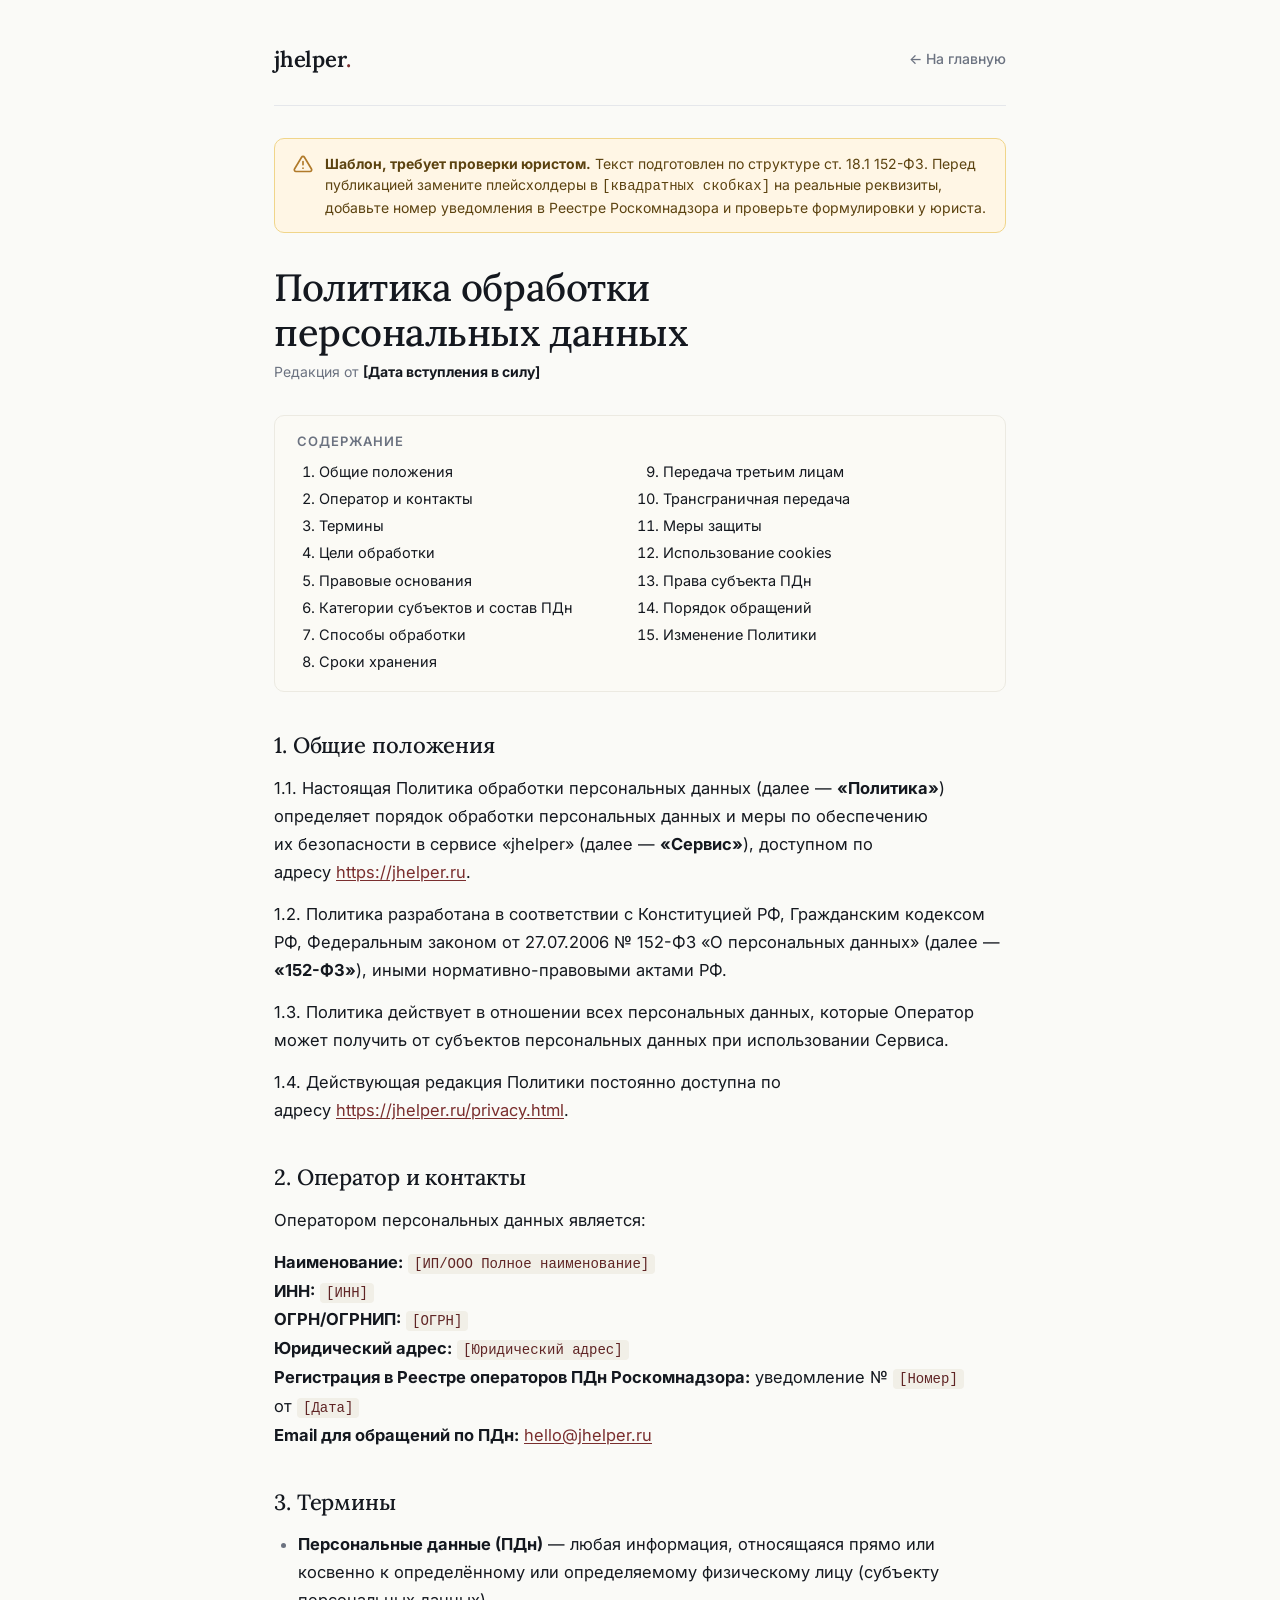
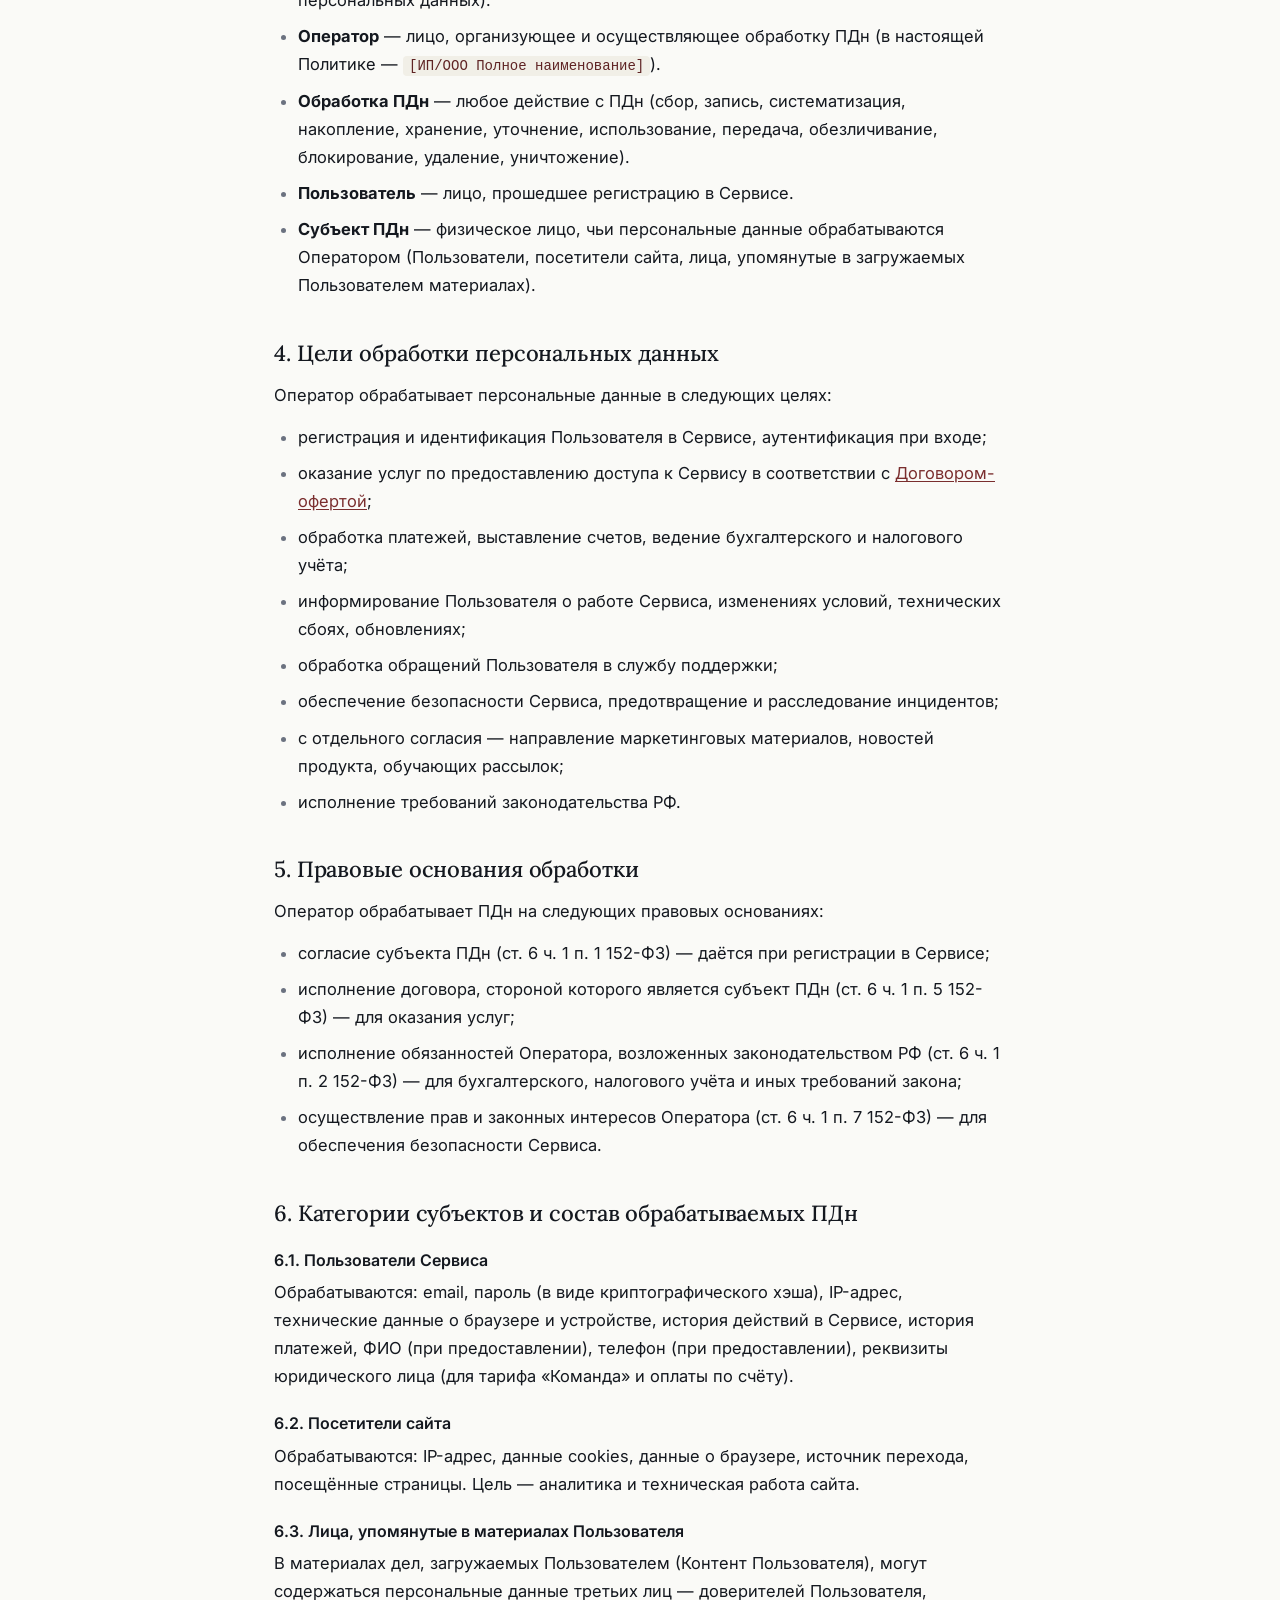
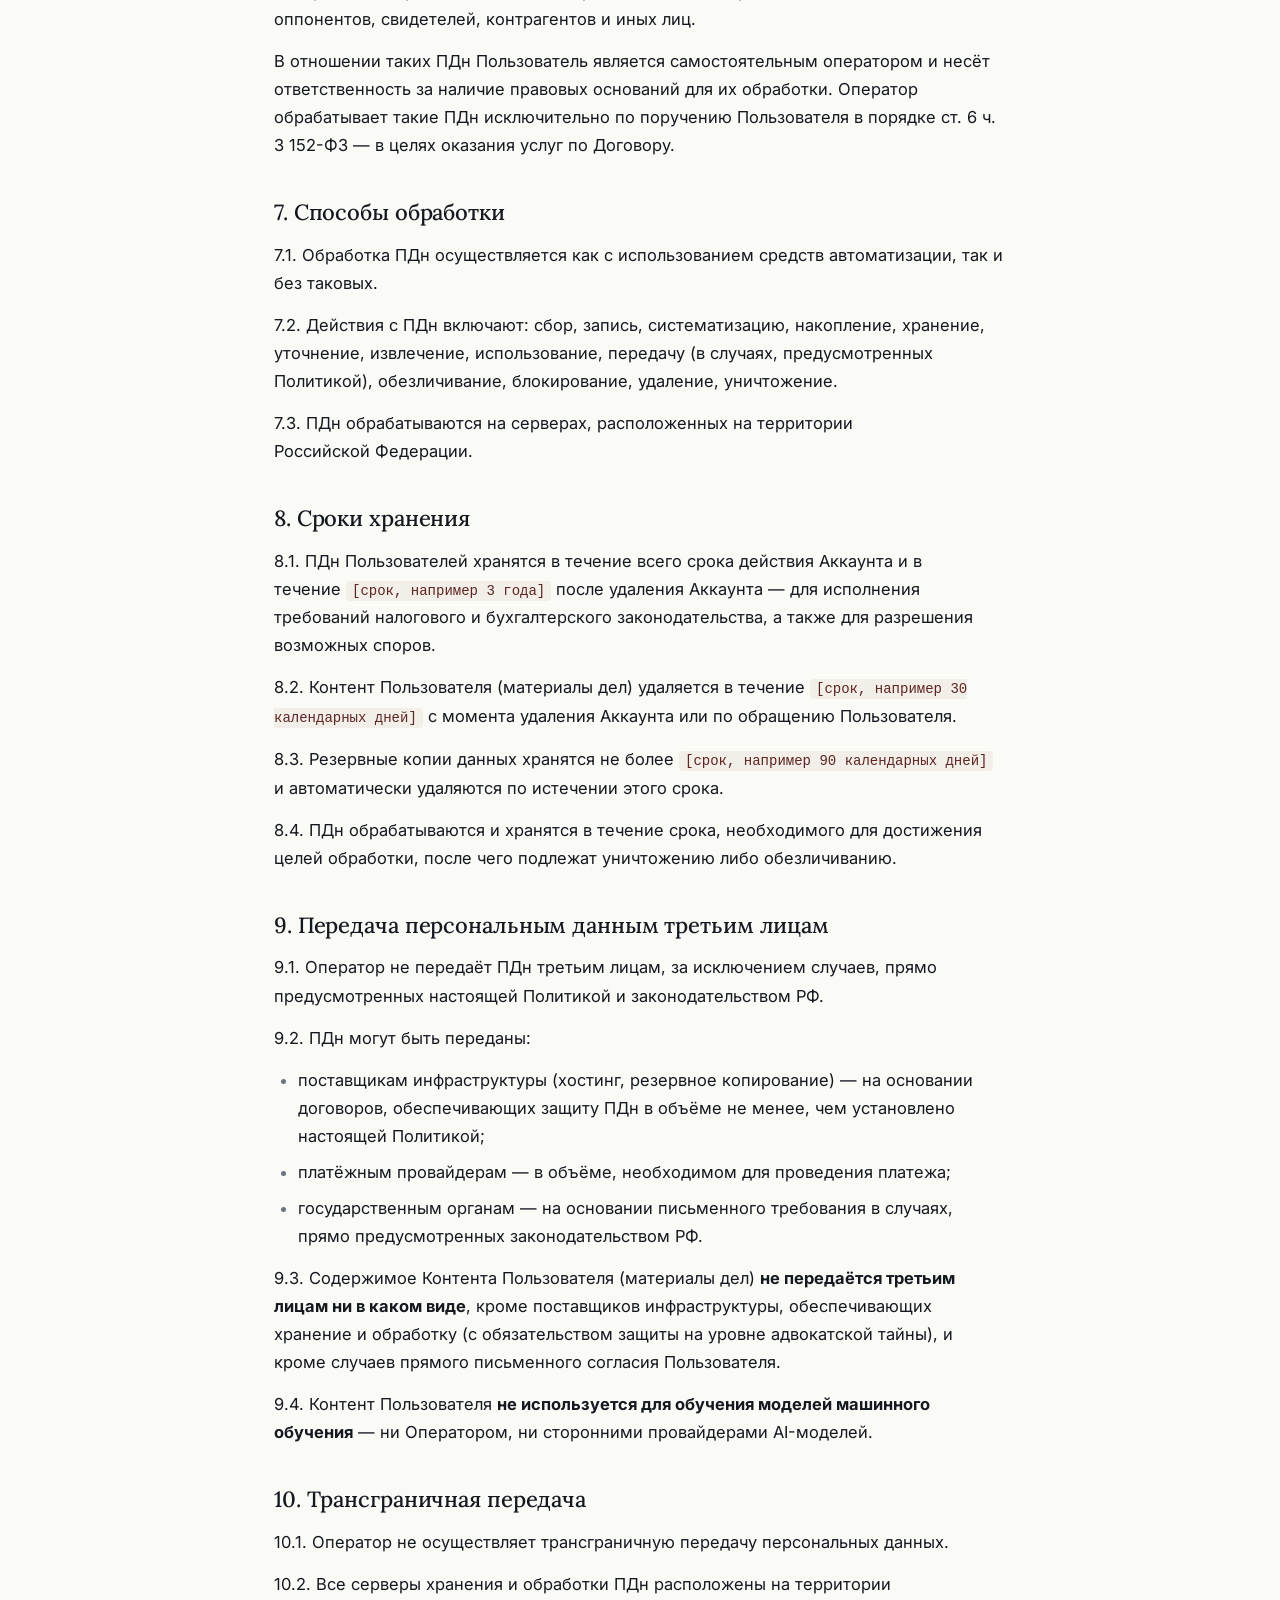
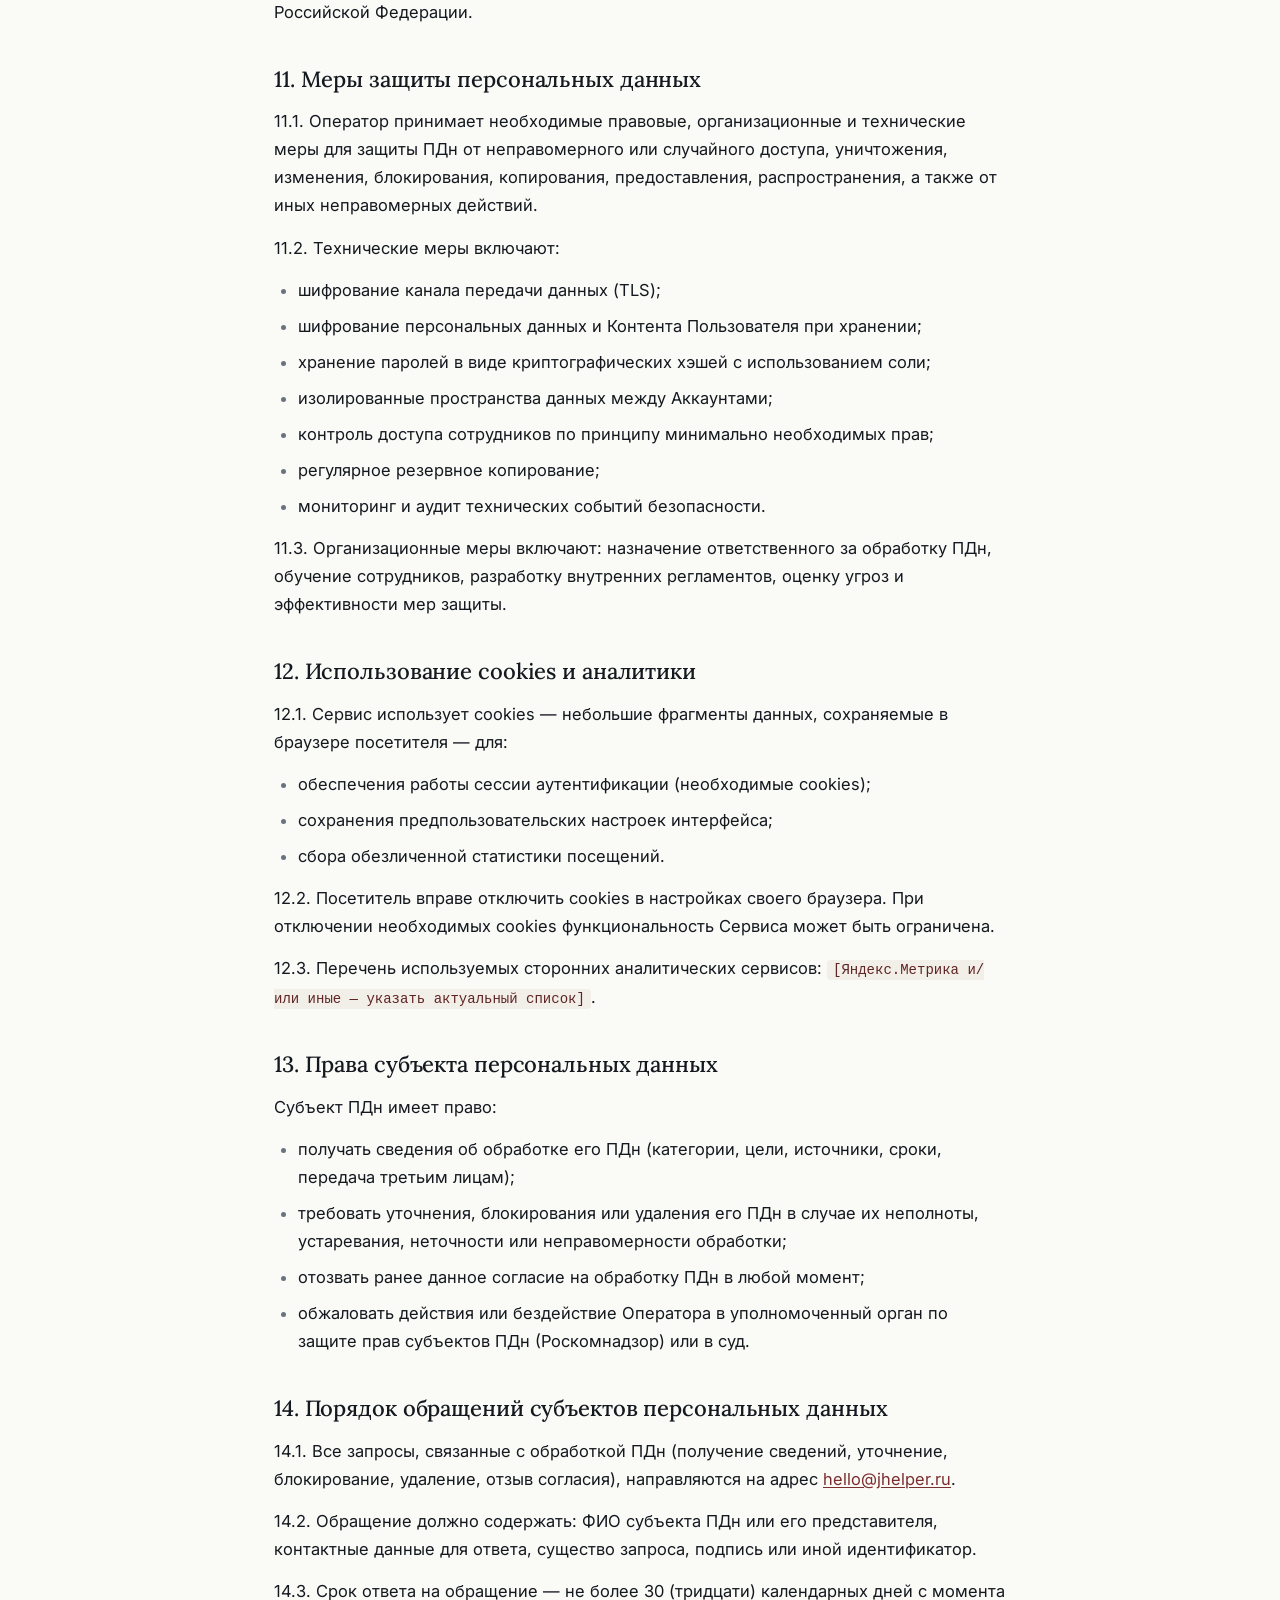
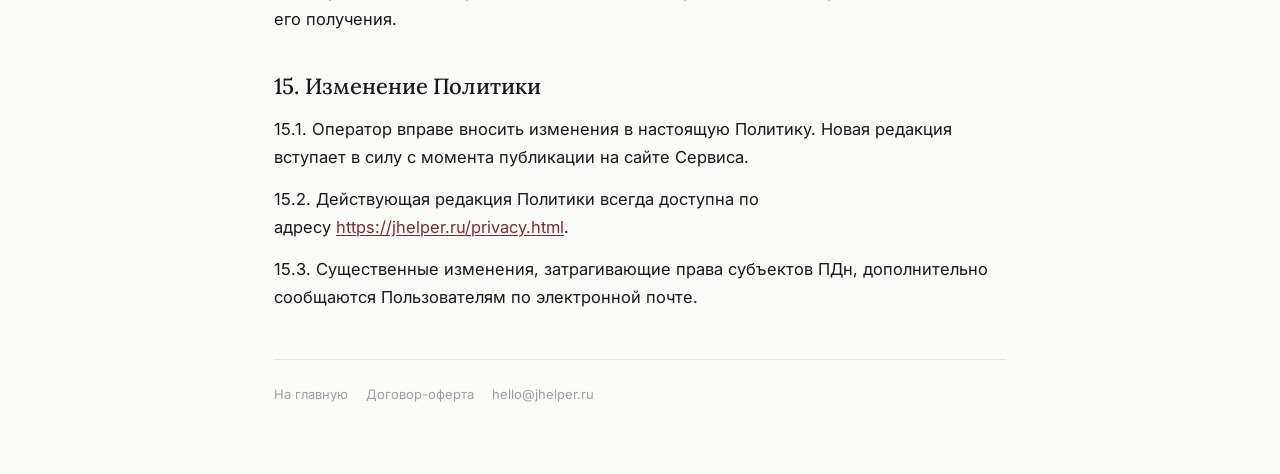
<file: privacy.html>
<!doctype html>
<html lang="ru">
<head>
<meta charset="utf-8" />
<meta name="viewport" content="width=device-width, initial-scale=1, viewport-fit=cover" />
<title>Политика обработки персональных данных — jhelper</title>
<meta name="description" content="Политика обработки персональных данных в сервисе jhelper по 152-ФЗ." />

<link rel="icon" href="data:image/svg+xml;utf8,<svg xmlns='http://www.w3.org/2000/svg' viewBox='0 0 32 32'><rect width='32' height='32' rx='6' fill='%2314181F'/><text x='16' y='22' text-anchor='middle' font-family='Georgia,serif' font-size='20' font-style='italic' fill='%23FAFAF7'>j</text></svg>" />

<link rel="preconnect" href="https://fonts.googleapis.com" />
<link rel="preconnect" href="https://fonts.gstatic.com" crossorigin />
<link rel="stylesheet" href="https://fonts.googleapis.com/css2?family=Lora:ital,wght@0,500;0,600;1,500&family=Inter:wght@400;500;600;700&display=swap" />

<link rel="stylesheet" href="styles.css" />
<link rel="stylesheet" href="legal.css" />
</head>
<body>

<div class="legal-shell">

  <header class="legal-header">
    <a href="index.html" class="logo">jhelper<span class="dot">.</span></a>
    <a href="index.html" class="nav-back">← На главную</a>
  </header>

  <div class="legal-disclaimer">
    <svg viewBox="0 0 24 24" fill="none" stroke="currentColor" stroke-width="2" stroke-linecap="round" stroke-linejoin="round"><path d="M12 9v4M12 17h.01"/><path d="M10.29 3.86L1.82 18a2 2 0 0 0 1.71 3h16.94a2 2 0 0 0 1.71-3L13.71 3.86a2 2 0 0 0-3.42 0z"/></svg>
    <div>
      <strong>Шаблон, требует проверки юристом.</strong> Текст подготовлен по структуре ст. 18.1 152-ФЗ. Перед публикацией замените плейсхолдеры в <code>[квадратных скобках]</code> на реальные реквизиты, добавьте номер уведомления в Реестре Роскомнадзора и проверьте формулировки у юриста.
    </div>
  </div>

  <h1 class="legal-h1">Политика обработки персональных данных</h1>
  <p class="legal-meta">Редакция от <strong>[Дата вступления в силу]</strong></p>

  <nav class="legal-toc" aria-label="Содержание">
    <h3>Содержание</h3>
    <ol>
      <li><a href="#p1">Общие положения</a></li>
      <li><a href="#p2">Оператор и контакты</a></li>
      <li><a href="#p3">Термины</a></li>
      <li><a href="#p4">Цели обработки</a></li>
      <li><a href="#p5">Правовые основания</a></li>
      <li><a href="#p6">Категории субъектов и состав ПДн</a></li>
      <li><a href="#p7">Способы обработки</a></li>
      <li><a href="#p8">Сроки хранения</a></li>
      <li><a href="#p9">Передача третьим лицам</a></li>
      <li><a href="#p10">Трансграничная передача</a></li>
      <li><a href="#p11">Меры защиты</a></li>
      <li><a href="#p12">Использование cookies</a></li>
      <li><a href="#p13">Права субъекта ПДн</a></li>
      <li><a href="#p14">Порядок обращений</a></li>
      <li><a href="#p15">Изменение Политики</a></li>
    </ol>
  </nav>

  <div class="legal-body">

    <h2 id="p1">1. Общие положения</h2>
    <p>1.1. Настоящая Политика обработки персональных данных (далее — <strong>«Политика»</strong>) определяет порядок обработки персональных данных и меры по обеспечению их безопасности в сервисе «jhelper» (далее — <strong>«Сервис»</strong>), доступном по адресу <a href="https://jhelper.ru">https://jhelper.ru</a>.</p>
    <p>1.2. Политика разработана в соответствии с Конституцией РФ, Гражданским кодексом РФ, Федеральным законом от 27.07.2006 № 152-ФЗ «О персональных данных» (далее — <strong>«152-ФЗ»</strong>), иными нормативно-правовыми актами РФ.</p>
    <p>1.3. Политика действует в отношении всех персональных данных, которые Оператор может получить от субъектов персональных данных при использовании Сервиса.</p>
    <p>1.4. Действующая редакция Политики постоянно доступна по адресу <a href="https://jhelper.ru/privacy.html">https://jhelper.ru/privacy.html</a>.</p>

    <h2 id="p2">2. Оператор и контакты</h2>
    <p>Оператором персональных данных является:</p>
    <p>
      <strong>Наименование:</strong> <span class="placeholder">[ИП/ООО Полное наименование]</span><br />
      <strong>ИНН:</strong> <span class="placeholder">[ИНН]</span><br />
      <strong>ОГРН/ОГРНИП:</strong> <span class="placeholder">[ОГРН]</span><br />
      <strong>Юридический адрес:</strong> <span class="placeholder">[Юридический адрес]</span><br />
      <strong>Регистрация в Реестре операторов ПДн Роскомнадзора:</strong> уведомление № <span class="placeholder">[Номер]</span> от <span class="placeholder">[Дата]</span><br />
      <strong>Email для обращений по ПДн:</strong> <a href="mailto:hello@jhelper.ru">hello@jhelper.ru</a>
    </p>

    <h2 id="p3">3. Термины</h2>
    <ul>
      <li><strong>Персональные данные (ПДн)</strong> — любая информация, относящаяся прямо или косвенно к определённому или определяемому физическому лицу (субъекту персональных данных).</li>
      <li><strong>Оператор</strong> — лицо, организующее и осуществляющее обработку ПДн (в настоящей Политике — <span class="placeholder">[ИП/ООО Полное наименование]</span>).</li>
      <li><strong>Обработка ПДн</strong> — любое действие с ПДн (сбор, запись, систематизация, накопление, хранение, уточнение, использование, передача, обезличивание, блокирование, удаление, уничтожение).</li>
      <li><strong>Пользователь</strong> — лицо, прошедшее регистрацию в Сервисе.</li>
      <li><strong>Субъект ПДн</strong> — физическое лицо, чьи персональные данные обрабатываются Оператором (Пользователи, посетители сайта, лица, упомянутые в загружаемых Пользователем материалах).</li>
    </ul>

    <h2 id="p4">4. Цели обработки персональных данных</h2>
    <p>Оператор обрабатывает персональные данные в следующих целях:</p>
    <ul>
      <li>регистрация и идентификация Пользователя в Сервисе, аутентификация при входе;</li>
      <li>оказание услуг по предоставлению доступа к Сервису в соответствии с <a href="offer.html">Договором-офертой</a>;</li>
      <li>обработка платежей, выставление счетов, ведение бухгалтерского и налогового учёта;</li>
      <li>информирование Пользователя о работе Сервиса, изменениях условий, технических сбоях, обновлениях;</li>
      <li>обработка обращений Пользователя в службу поддержки;</li>
      <li>обеспечение безопасности Сервиса, предотвращение и расследование инцидентов;</li>
      <li>с отдельного согласия — направление маркетинговых материалов, новостей продукта, обучающих рассылок;</li>
      <li>исполнение требований законодательства РФ.</li>
    </ul>

    <h2 id="p5">5. Правовые основания обработки</h2>
    <p>Оператор обрабатывает ПДн на следующих правовых основаниях:</p>
    <ul>
      <li>согласие субъекта ПДн (ст. 6 ч. 1 п. 1 152-ФЗ) — даётся при регистрации в Сервисе;</li>
      <li>исполнение договора, стороной которого является субъект ПДн (ст. 6 ч. 1 п. 5 152-ФЗ) — для оказания услуг;</li>
      <li>исполнение обязанностей Оператора, возложенных законодательством РФ (ст. 6 ч. 1 п. 2 152-ФЗ) — для бухгалтерского, налогового учёта и иных требований закона;</li>
      <li>осуществление прав и законных интересов Оператора (ст. 6 ч. 1 п. 7 152-ФЗ) — для обеспечения безопасности Сервиса.</li>
    </ul>

    <h2 id="p6">6. Категории субъектов и состав обрабатываемых ПДн</h2>

    <h3>6.1. Пользователи Сервиса</h3>
    <p>Обрабатываются: email, пароль (в виде криптографического хэша), IP-адрес, технические данные о браузере и устройстве, история действий в Сервисе, история платежей, ФИО (при предоставлении), телефон (при предоставлении), реквизиты юридического лица (для тарифа «Команда» и оплаты по счёту).</p>

    <h3>6.2. Посетители сайта</h3>
    <p>Обрабатываются: IP-адрес, данные cookies, данные о браузере, источник перехода, посещённые страницы. Цель — аналитика и техническая работа сайта.</p>

    <h3>6.3. Лица, упомянутые в материалах Пользователя</h3>
    <p>В материалах дел, загружаемых Пользователем (Контент Пользователя), могут содержаться персональные данные третьих лиц — доверителей Пользователя, оппонентов, свидетелей, контрагентов и иных лиц.</p>
    <p>В отношении таких ПДн Пользователь является самостоятельным оператором и несёт ответственность за наличие правовых оснований для их обработки. Оператор обрабатывает такие ПДн исключительно по поручению Пользователя в порядке ст. 6 ч. 3 152-ФЗ — в целях оказания услуг по Договору.</p>

    <h2 id="p7">7. Способы обработки</h2>
    <p>7.1. Обработка ПДн осуществляется как с использованием средств автоматизации, так и без таковых.</p>
    <p>7.2. Действия с ПДн включают: сбор, запись, систематизацию, накопление, хранение, уточнение, извлечение, использование, передачу (в случаях, предусмотренных Политикой), обезличивание, блокирование, удаление, уничтожение.</p>
    <p>7.3. ПДн обрабатываются на серверах, расположенных на территории Российской Федерации.</p>

    <h2 id="p8">8. Сроки хранения</h2>
    <p>8.1. ПДн Пользователей хранятся в течение всего срока действия Аккаунта и в течение <span class="placeholder">[срок, например 3 года]</span> после удаления Аккаунта — для исполнения требований налогового и бухгалтерского законодательства, а также для разрешения возможных споров.</p>
    <p>8.2. Контент Пользователя (материалы дел) удаляется в течение <span class="placeholder">[срок, например 30 календарных дней]</span> с момента удаления Аккаунта или по обращению Пользователя.</p>
    <p>8.3. Резервные копии данных хранятся не более <span class="placeholder">[срок, например 90 календарных дней]</span> и автоматически удаляются по истечении этого срока.</p>
    <p>8.4. ПДн обрабатываются и хранятся в течение срока, необходимого для достижения целей обработки, после чего подлежат уничтожению либо обезличиванию.</p>

    <h2 id="p9">9. Передача персональным данным третьим лицам</h2>
    <p>9.1. Оператор не передаёт ПДн третьим лицам, за исключением случаев, прямо предусмотренных настоящей Политикой и законодательством РФ.</p>
    <p>9.2. ПДн могут быть переданы:</p>
    <ul>
      <li>поставщикам инфраструктуры (хостинг, резервное копирование) — на основании договоров, обеспечивающих защиту ПДн в объёме не менее, чем установлено настоящей Политикой;</li>
      <li>платёжным провайдерам — в объёме, необходимом для проведения платежа;</li>
      <li>государственным органам — на основании письменного требования в случаях, прямо предусмотренных законодательством РФ.</li>
    </ul>
    <p>9.3. Содержимое Контента Пользователя (материалы дел) <strong>не передаётся третьим лицам ни в каком виде</strong>, кроме поставщиков инфраструктуры, обеспечивающих хранение и обработку (с обязательством защиты на уровне адвокатской тайны), и кроме случаев прямого письменного согласия Пользователя.</p>
    <p>9.4. Контент Пользователя <strong>не используется для обучения моделей машинного обучения</strong> — ни Оператором, ни сторонними провайдерами AI-моделей.</p>

    <h2 id="p10">10. Трансграничная передача</h2>
    <p>10.1. Оператор не осуществляет трансграничную передачу персональных данных.</p>
    <p>10.2. Все серверы хранения и обработки ПДн расположены на территории Российской Федерации.</p>

    <h2 id="p11">11. Меры защиты персональных данных</h2>
    <p>11.1. Оператор принимает необходимые правовые, организационные и технические меры для защиты ПДн от неправомерного или случайного доступа, уничтожения, изменения, блокирования, копирования, предоставления, распространения, а также от иных неправомерных действий.</p>
    <p>11.2. Технические меры включают:</p>
    <ul>
      <li>шифрование канала передачи данных (TLS);</li>
      <li>шифрование персональных данных и Контента Пользователя при хранении;</li>
      <li>хранение паролей в виде криптографических хэшей с использованием соли;</li>
      <li>изолированные пространства данных между Аккаунтами;</li>
      <li>контроль доступа сотрудников по принципу минимально необходимых прав;</li>
      <li>регулярное резервное копирование;</li>
      <li>мониторинг и аудит технических событий безопасности.</li>
    </ul>
    <p>11.3. Организационные меры включают: назначение ответственного за обработку ПДн, обучение сотрудников, разработку внутренних регламентов, оценку угроз и эффективности мер защиты.</p>

    <h2 id="p12">12. Использование cookies и аналитики</h2>
    <p>12.1. Сервис использует cookies — небольшие фрагменты данных, сохраняемые в браузере посетителя — для:</p>
    <ul>
      <li>обеспечения работы сессии аутентификации (необходимые cookies);</li>
      <li>сохранения предпользовательских настроек интерфейса;</li>
      <li>сбора обезличенной статистики посещений.</li>
    </ul>
    <p>12.2. Посетитель вправе отключить cookies в настройках своего браузера. При отключении необходимых cookies функциональность Сервиса может быть ограничена.</p>
    <p>12.3. Перечень используемых сторонних аналитических сервисов: <span class="placeholder">[Яндекс.Метрика и/или иные — указать актуальный список]</span>.</p>

    <h2 id="p13">13. Права субъекта персональных данных</h2>
    <p>Субъект ПДн имеет право:</p>
    <ul>
      <li>получать сведения об обработке его ПДн (категории, цели, источники, сроки, передача третьим лицам);</li>
      <li>требовать уточнения, блокирования или удаления его ПДн в случае их неполноты, устаревания, неточности или неправомерности обработки;</li>
      <li>отозвать ранее данное согласие на обработку ПДн в любой момент;</li>
      <li>обжаловать действия или бездействие Оператора в уполномоченный орган по защите прав субъектов ПДн (Роскомнадзор) или в суд.</li>
    </ul>

    <h2 id="p14">14. Порядок обращений субъектов персональных данных</h2>
    <p>14.1. Все запросы, связанные с обработкой ПДн (получение сведений, уточнение, блокирование, удаление, отзыв согласия), направляются на адрес <a href="mailto:hello@jhelper.ru">hello@jhelper.ru</a>.</p>
    <p>14.2. Обращение должно содержать: ФИО субъекта ПДн или его представителя, контактные данные для ответа, существо запроса, подпись или иной идентификатор.</p>
    <p>14.3. Срок ответа на обращение — не более 30 (тридцати) календарных дней с момента его получения.</p>

    <h2 id="p15">15. Изменение Политики</h2>
    <p>15.1. Оператор вправе вносить изменения в настоящую Политику. Новая редакция вступает в силу с момента публикации на сайте Сервиса.</p>
    <p>15.2. Действующая редакция Политики всегда доступна по адресу <a href="https://jhelper.ru/privacy.html">https://jhelper.ru/privacy.html</a>.</p>
    <p>15.3. Существенные изменения, затрагивающие права субъектов ПДн, дополнительно сообщаются Пользователям по электронной почте.</p>

  </div>

  <footer class="legal-foot">
    <a href="index.html">На главную</a>
    <a href="offer.html">Договор-оферта</a>
    <a href="mailto:hello@jhelper.ru">hello@jhelper.ru</a>
  </footer>

</div>

</body>
</html>
</file>
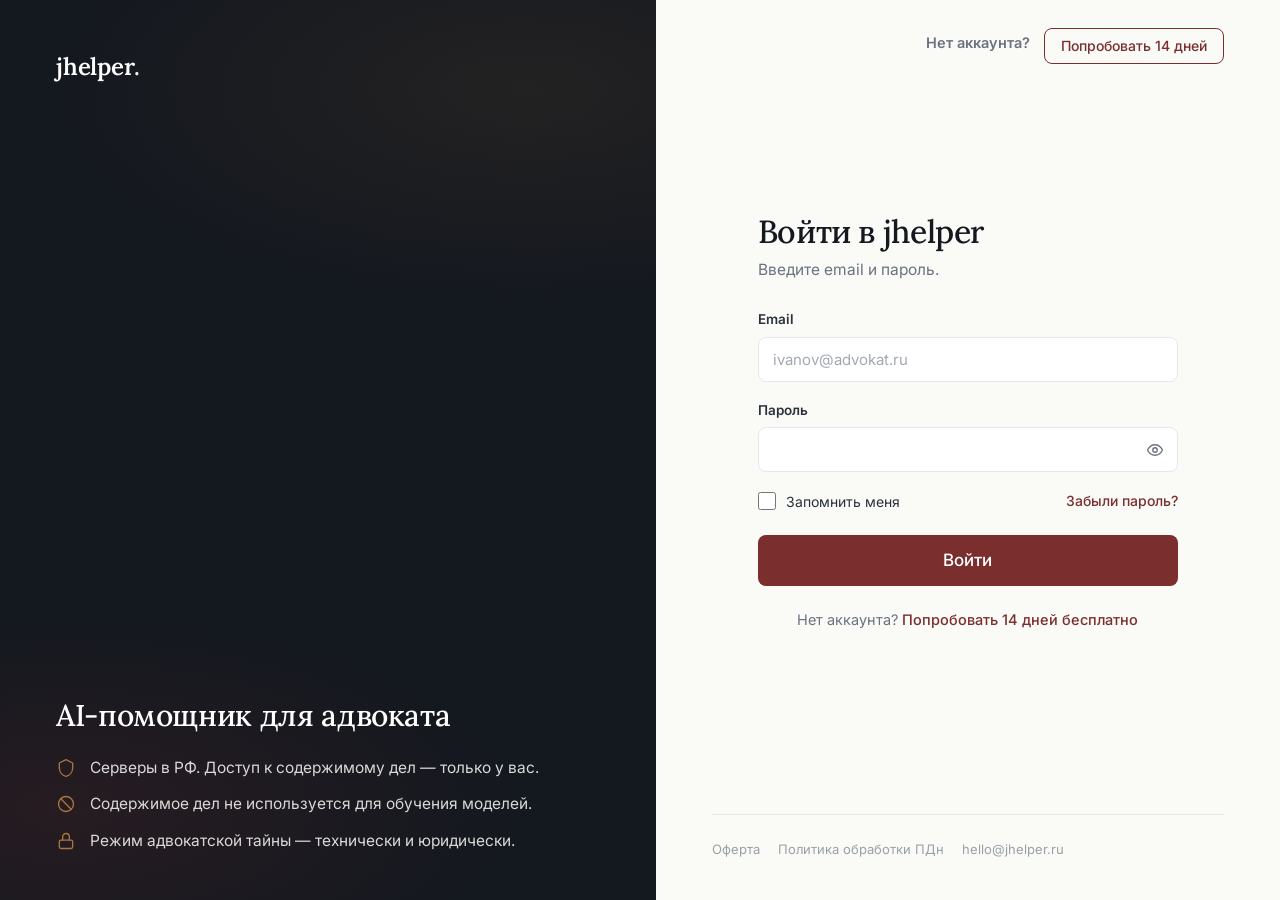
<file: signin.html>
<!doctype html>
<html lang="ru">
<head>
<meta charset="utf-8" />
<meta name="viewport" content="width=device-width, initial-scale=1, viewport-fit=cover" />
<title>Вход — jhelper</title>
<meta name="description" content="Вход в jhelper — AI-помощник для адвоката и небольшой юридической фирмы." />

<link rel="icon" href="data:image/svg+xml;utf8,<svg xmlns='http://www.w3.org/2000/svg' viewBox='0 0 32 32'><rect width='32' height='32' rx='6' fill='%2314181F'/><text x='16' y='22' text-anchor='middle' font-family='Georgia,serif' font-size='20' font-style='italic' fill='%23FAFAF7'>j</text></svg>" />

<link rel="preconnect" href="https://fonts.googleapis.com" />
<link rel="preconnect" href="https://fonts.gstatic.com" crossorigin />
<link rel="stylesheet" href="https://fonts.googleapis.com/css2?family=Lora:ital,wght@0,500;0,600;1,500&family=Inter:wght@400;500;600;700&display=swap" />

<link rel="stylesheet" href="styles.css" />
<link rel="stylesheet" href="auth.css" />
</head>
<body>

<div class="auth-shell">
  <aside class="auth-aside">
    <a href="index.html" class="logo">jhelper<span class="dot">.</span></a>
    <div class="aside-body">
      <h2>AI-помощник для адвоката</h2>
      <ul>
        <li>
          <svg viewBox="0 0 24 24" fill="none" stroke="currentColor" stroke-width="1.6" stroke-linecap="round" stroke-linejoin="round"><path d="M12 2l8 4v6c0 5-3.5 9-8 10-4.5-1-8-5-8-10V6l8-4z"/></svg>
          Серверы в РФ. Доступ к содержимому дел — только у вас.
        </li>
        <li>
          <svg viewBox="0 0 24 24" fill="none" stroke="currentColor" stroke-width="1.6" stroke-linecap="round" stroke-linejoin="round"><circle cx="12" cy="12" r="9"/><path d="M5.5 5.5l13 13"/></svg>
          Содержимое дел не используется для обучения моделей.
        </li>
        <li>
          <svg viewBox="0 0 24 24" fill="none" stroke="currentColor" stroke-width="1.6" stroke-linecap="round" stroke-linejoin="round"><rect x="4" y="11" width="16" height="10" rx="2"/><path d="M8 11V7a4 4 0 1 1 8 0v4"/></svg>
          Режим адвокатской тайны — технически и юридически.
        </li>
      </ul>
    </div>
  </aside>

  <main class="auth-main">
    <div class="auth-topbar">
      <span class="label">Нет аккаунта?</span>
      <a href="signup.html" class="btn btn-outline-accent btn-sm">Попробовать 14 дней</a>
    </div>

    <div class="auth-form-wrap">
      <h1>Войти в jhelper</h1>
      <p class="lede">Введите email и пароль.</p>

      <form id="signinForm" novalidate>
        <div class="auth-field">
          <label for="email">Email</label>
          <input class="input" id="email" name="email" type="email" autocomplete="email" placeholder="ivanov@advokat.ru" required />
        </div>

        <div class="auth-field">
          <label for="password">Пароль</label>
          <div class="auth-pwd">
            <input class="input" id="password" name="password" type="password" autocomplete="current-password" required />
            <button type="button" class="toggle-pwd" aria-label="Показать пароль" data-toggle="password">
              <svg viewBox="0 0 24 24" fill="none" stroke="currentColor" stroke-width="1.8" stroke-linecap="round" stroke-linejoin="round">
                <path d="M2 12s3.5-7 10-7 10 7 10 7-3.5 7-10 7-10-7-10-7z"/>
                <circle cx="12" cy="12" r="3"/>
              </svg>
            </button>
          </div>
        </div>

        <div class="auth-row">
          <label class="auth-check">
            <input type="checkbox" id="remember" />
            <span>Запомнить меня</span>
          </label>
          <a href="forgot-password.html" class="link-accent">Забыли пароль?</a>
        </div>

        <button type="submit" class="btn btn-primary btn-lg auth-submit">Войти</button>
      </form>

      <p class="auth-row-bottom">
        Нет аккаунта? <a href="signup.html">Попробовать 14 дней бесплатно</a>
      </p>
    </div>

    <div class="auth-foot">
      <a href="offer.html">Оферта</a>
      <a href="privacy.html">Политика обработки ПДн</a>
      <a href="mailto:hello@jhelper.ru">hello@jhelper.ru</a>
    </div>
  </main>
</div>

<script>
document.querySelectorAll('[data-toggle]').forEach(btn => {
  btn.addEventListener('click', () => {
    const id = btn.getAttribute('data-toggle');
    const input = document.getElementById(id);
    if (!input) return;
    const isPwd = input.type === 'password';
    input.type = isPwd ? 'text' : 'password';
    btn.setAttribute('aria-label', isPwd ? 'Скрыть пароль' : 'Показать пароль');
  });
});

// Demo submit → cases.html (in product: POST /api/signin)
document.getElementById('signinForm')?.addEventListener('submit', e => {
  e.preventDefault();
  const email = document.getElementById('email').value.trim();
  const pwd = document.getElementById('password').value;
  if (!email || !pwd) {
    alert('Введите email и пароль');
    return;
  }
  location.href = 'cases.html';
});
</script>
</body>
</html>
</file>
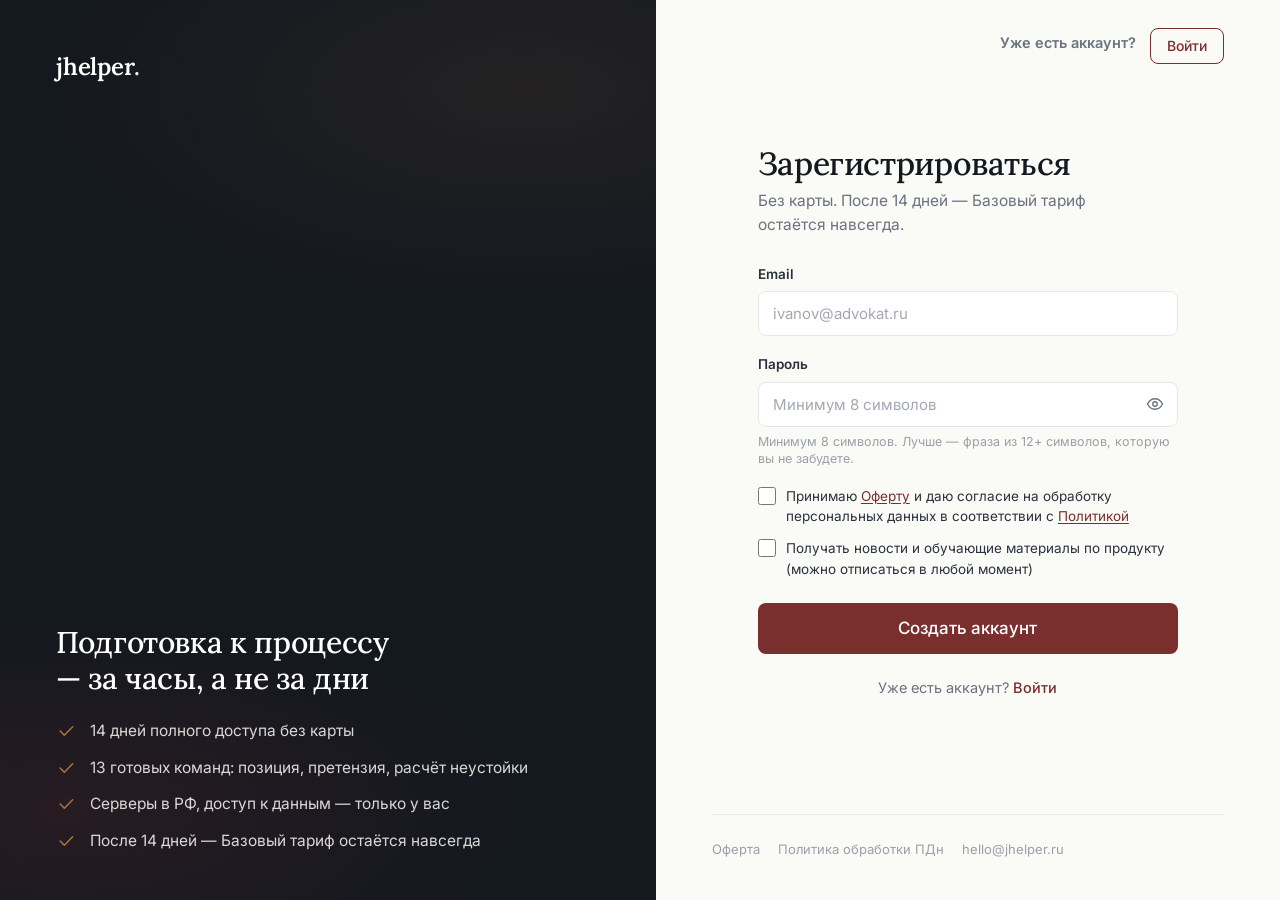
<file: signup.html>
<!doctype html>
<html lang="ru">
<head>
<meta charset="utf-8" />
<meta name="viewport" content="width=device-width, initial-scale=1, viewport-fit=cover" />
<title>Регистрация — jhelper</title>
<meta name="description" content="14 дней полного доступа к jhelper. Без карты. Базовый тариф остаётся навсегда." />

<link rel="icon" href="data:image/svg+xml;utf8,<svg xmlns='http://www.w3.org/2000/svg' viewBox='0 0 32 32'><rect width='32' height='32' rx='6' fill='%2314181F'/><text x='16' y='22' text-anchor='middle' font-family='Georgia,serif' font-size='20' font-style='italic' fill='%23FAFAF7'>j</text></svg>" />

<link rel="preconnect" href="https://fonts.googleapis.com" />
<link rel="preconnect" href="https://fonts.gstatic.com" crossorigin />
<link rel="stylesheet" href="https://fonts.googleapis.com/css2?family=Lora:ital,wght@0,500;0,600;1,500&family=Inter:wght@400;500;600;700&display=swap" />

<link rel="stylesheet" href="styles.css" />
<link rel="stylesheet" href="auth.css" />
</head>
<body>

<div class="auth-shell">
  <aside class="auth-aside">
    <a href="index.html" class="logo">jhelper<span class="dot">.</span></a>
    <div class="aside-body">
      <h2>Подготовка к процессу — за&nbsp;часы, а&nbsp;не&nbsp;за&nbsp;дни</h2>
      <ul>
        <li>
          <svg viewBox="0 0 24 24" fill="none" stroke="currentColor" stroke-width="1.8" stroke-linecap="round" stroke-linejoin="round"><path d="M5 12l5 5L20 7"/></svg>
          14 дней полного доступа без карты
        </li>
        <li>
          <svg viewBox="0 0 24 24" fill="none" stroke="currentColor" stroke-width="1.8" stroke-linecap="round" stroke-linejoin="round"><path d="M5 12l5 5L20 7"/></svg>
          13 готовых команд: позиция, претензия, расчёт неустойки
        </li>
        <li>
          <svg viewBox="0 0 24 24" fill="none" stroke="currentColor" stroke-width="1.8" stroke-linecap="round" stroke-linejoin="round"><path d="M5 12l5 5L20 7"/></svg>
          Серверы в РФ, доступ к данным — только у вас
        </li>
        <li>
          <svg viewBox="0 0 24 24" fill="none" stroke="currentColor" stroke-width="1.8" stroke-linecap="round" stroke-linejoin="round"><path d="M5 12l5 5L20 7"/></svg>
          После 14 дней — Базовый тариф остаётся навсегда
        </li>
      </ul>
    </div>
  </aside>

  <main class="auth-main">
    <div class="auth-topbar">
      <span class="label">Уже есть аккаунт?</span>
      <a href="signin.html" class="btn btn-outline-accent btn-sm">Войти</a>
    </div>

    <div class="auth-form-wrap">
      <h1>Зарегистрироваться</h1>
      <p class="lede">Без карты. После 14 дней — Базовый тариф остаётся навсегда.</p>

      <form id="signupForm" novalidate>
        <div class="auth-field">
          <label for="email">Email</label>
          <input class="input" id="email" name="email" type="email" autocomplete="email" placeholder="ivanov@advokat.ru" required />
        </div>

        <div class="auth-field">
          <label for="password">Пароль</label>
          <div class="auth-pwd">
            <input class="input" id="password" name="password" type="password" autocomplete="new-password" placeholder="Минимум 8 символов" minlength="8" required />
            <button type="button" class="toggle-pwd" aria-label="Показать пароль" data-toggle="password">
              <svg viewBox="0 0 24 24" fill="none" stroke="currentColor" stroke-width="1.8" stroke-linecap="round" stroke-linejoin="round">
                <path d="M2 12s3.5-7 10-7 10 7 10 7-3.5 7-10 7-10-7-10-7z"/>
                <circle cx="12" cy="12" r="3"/>
              </svg>
            </button>
          </div>
          <div class="hint">Минимум 8 символов. Лучше — фраза из 12+ символов, которую вы не забудете.</div>
        </div>

        <div class="auth-checks">
          <label class="auth-check">
            <input type="checkbox" id="agree-terms" required />
            <span>Принимаю <a href="offer.html" target="_blank" rel="noopener">Оферту</a> и даю согласие на обработку персональных данных в соответствии с <a href="privacy.html" target="_blank" rel="noopener">Политикой</a></span>
          </label>
          <label class="auth-check">
            <input type="checkbox" id="agree-marketing" />
            <span>Получать новости и обучающие материалы по продукту (можно отписаться в любой момент)</span>
          </label>
        </div>

        <button type="submit" class="btn btn-primary btn-lg auth-submit">Создать аккаунт</button>
      </form>

      <p class="auth-row-bottom">
        Уже есть аккаунт? <a href="signin.html">Войти</a>
      </p>
    </div>

    <div class="auth-foot">
      <a href="offer.html">Оферта</a>
      <a href="privacy.html">Политика обработки ПДн</a>
      <a href="mailto:hello@jhelper.ru">hello@jhelper.ru</a>
    </div>
  </main>
</div>

<script>
// Toggle password visibility
document.querySelectorAll('[data-toggle]').forEach(btn => {
  btn.addEventListener('click', () => {
    const id = btn.getAttribute('data-toggle');
    const input = document.getElementById(id);
    if (!input) return;
    const isPwd = input.type === 'password';
    input.type = isPwd ? 'text' : 'password';
    btn.setAttribute('aria-label', isPwd ? 'Скрыть пароль' : 'Показать пароль');
  });
});

// Demo submit (preview only — in product: POST /api/signup → email confirmation)
document.getElementById('signupForm')?.addEventListener('submit', e => {
  e.preventDefault();
  const email = document.getElementById('email').value.trim();
  const pwd = document.getElementById('password').value;
  const ok = document.getElementById('agree-terms').checked;
  if (!email || !pwd || pwd.length < 8 || !ok) {
    alert('Заполните email, пароль (от 8 символов) и подтвердите согласия');
    return;
  }
  // Pass email via querystring so verify-email page can show it
  location.href = 'verify-email.html?email=' + encodeURIComponent(email);
});
</script>
</body>
</html>
</file>
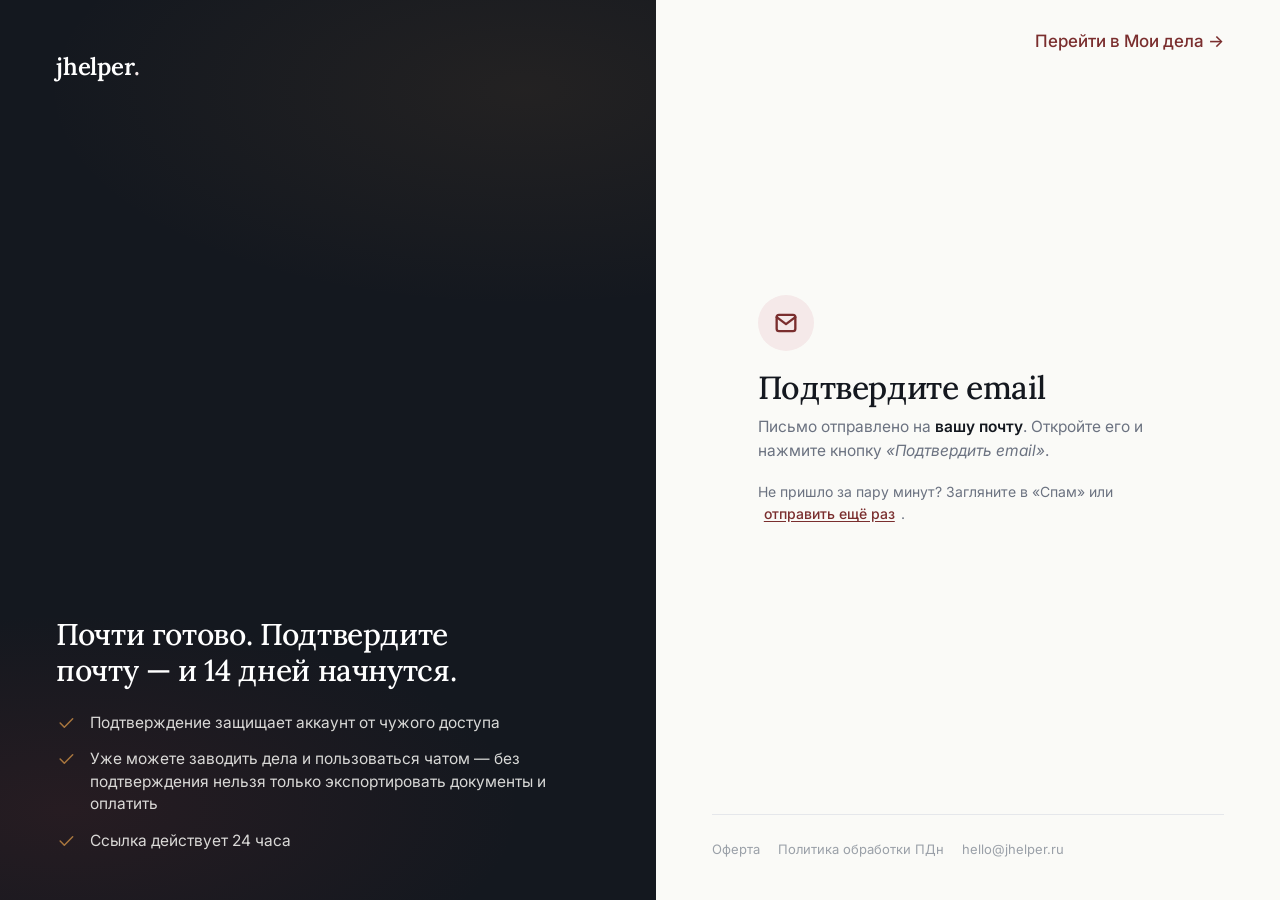
<file: verify-email.html>
<!doctype html>
<html lang="ru">
<head>
<meta charset="utf-8" />
<meta name="viewport" content="width=device-width, initial-scale=1, viewport-fit=cover" />
<title>Подтвердите email — jhelper</title>

<link rel="icon" href="data:image/svg+xml;utf8,<svg xmlns='http://www.w3.org/2000/svg' viewBox='0 0 32 32'><rect width='32' height='32' rx='6' fill='%2314181F'/><text x='16' y='22' text-anchor='middle' font-family='Georgia,serif' font-size='20' font-style='italic' fill='%23FAFAF7'>j</text></svg>" />

<link rel="preconnect" href="https://fonts.googleapis.com" />
<link rel="preconnect" href="https://fonts.gstatic.com" crossorigin />
<link rel="stylesheet" href="https://fonts.googleapis.com/css2?family=Lora:ital,wght@0,500;0,600;1,500&family=Inter:wght@400;500;600;700&display=swap" />

<link rel="stylesheet" href="styles.css" />
<link rel="stylesheet" href="auth.css" />
</head>
<body>

<div class="auth-shell">
  <aside class="auth-aside">
    <a href="index.html" class="logo">jhelper<span class="dot">.</span></a>
    <div class="aside-body">
      <h2>Почти готово. Подтвердите почту — и&nbsp;14 дней начнутся.</h2>
      <ul>
        <li>
          <svg viewBox="0 0 24 24" fill="none" stroke="currentColor" stroke-width="1.8" stroke-linecap="round" stroke-linejoin="round"><path d="M5 12l5 5L20 7"/></svg>
          Подтверждение защищает аккаунт от чужого доступа
        </li>
        <li>
          <svg viewBox="0 0 24 24" fill="none" stroke="currentColor" stroke-width="1.8" stroke-linecap="round" stroke-linejoin="round"><path d="M5 12l5 5L20 7"/></svg>
          Уже можете заводить дела и пользоваться чатом — без подтверждения нельзя только экспортировать документы и оплатить
        </li>
        <li>
          <svg viewBox="0 0 24 24" fill="none" stroke="currentColor" stroke-width="1.8" stroke-linecap="round" stroke-linejoin="round"><path d="M5 12l5 5L20 7"/></svg>
          Ссылка действует 24 часа
        </li>
      </ul>
    </div>
  </aside>

  <main class="auth-main">
    <div class="auth-topbar">
      <a href="cases.html" class="link-accent" style="font-weight:500">Перейти в Мои дела →</a>
    </div>

    <div class="auth-form-wrap auth-status">
      <div class="icon-circle">
        <svg viewBox="0 0 24 24" fill="none" stroke="currentColor" stroke-width="2" stroke-linecap="round" stroke-linejoin="round"><path d="M4 7l8 6 8-6"/><rect x="4" y="5" width="16" height="14" rx="2"/></svg>
      </div>
      <h1>Подтвердите email</h1>
      <p>Письмо отправлено на <span class="email-strong" id="sentTo">—</span>. Откройте его и нажмите кнопку <em>«Подтвердить email»</em>.</p>

      <p class="resend">Не пришло за пару минут? Загляните в «Спам» или <button type="button" id="resendBtn">отправить ещё раз</button>.</p>
    </div>

    <div class="auth-foot">
      <a href="offer.html">Оферта</a>
      <a href="privacy.html">Политика обработки ПДн</a>
      <a href="mailto:hello@jhelper.ru">hello@jhelper.ru</a>
    </div>
  </main>
</div>

<script>
// Read email from ?email=… set by signup.html
const params = new URLSearchParams(location.search);
const email = params.get('email');
const sentToEl = document.getElementById('sentTo');
sentToEl.textContent = email || 'вашу почту';

document.getElementById('resendBtn')?.addEventListener('click', () => {
  const btn = document.getElementById('resendBtn');
  btn.disabled = true;
  btn.textContent = 'Отправлено ✓';
  setTimeout(() => { btn.disabled = false; btn.textContent = 'отправить ещё раз'; }, 3000);
});
</script>
</body>
</html>
</file>
<file: styles.css>
/* jhelper — shared design tokens & primitives */

:root{
  /* Colors */
  --bg: #FAFAF7;
  --bg-soft: #F3F2EC;
  --bg-elevated: #FFFFFF;
  --bg-dark: #14181F;
  --bg-dark-2: #1A2332;
  --text-primary: #14181F;
  --text-secondary: #6B7280;
  --text-muted: #9AA0A8;
  --text-on-dark: #FAFAF7;
  --on-dark-muted: #9AA0A8;
  --border: #E5E7EB;
  --border-soft: #ECEAE2;
  --accent: #7A2E2E;
  --accent-hover: #5F2424;
  --accent-bg: #F5E9E9;
  --secondary-accent: #A8763E;
  --success: #2D7A4E;
  --warning: #B07A2A;

  /* Type */
  --font-serif: "Lora", "PT Root UI Serif", Georgia, "Times New Roman", serif;
  --font-sans: "Inter", "Manrope", -apple-system, BlinkMacSystemFont, "Segoe UI", system-ui, sans-serif;

  --fs-h1: clamp(36px, 5vw, 60px);
  --fs-h2: clamp(28px, 3.5vw, 40px);
  --fs-h3: clamp(20px, 2vw, 24px);
  --fs-h4: 18px;
  --fs-body: 17px;
  --fs-small: 14px;
  --fs-tiny: 13px;
  --lh-body: 1.6;

  /* Radii */
  --r-card: 12px;
  --r-btn: 8px;
  --r-pill: 999px;

  /* Shadows */
  --shadow-sm: 0 1px 3px rgba(20,24,31,.06);
  --shadow-md: 0 4px 12px rgba(20,24,31,.08);
  --shadow-lg: 0 30px 60px -30px rgba(20,24,31,.30), 0 12px 24px -12px rgba(20,24,31,.10);

  --container: 1240px;
}

*,*::before,*::after{box-sizing:border-box}
html,body{margin:0;padding:0;overflow-x:clip}
html{scroll-behavior:smooth;-webkit-text-size-adjust:100%}
body{
  background: var(--bg);
  color: var(--text-primary);
  font-family: var(--font-sans);
  font-size: var(--fs-body);
  line-height: var(--lh-body);
  -webkit-font-smoothing: antialiased;
  text-rendering: optimizeLegibility;
}
img,svg{display:block;max-width:100%}
a{color: var(--accent); text-decoration:none}
a:hover{color: var(--accent-hover)}
button{font-family:inherit;cursor:pointer}

.container{max-width: var(--container); margin:0 auto; padding: 0 28px}

/* Buttons */
.btn{
  display:inline-flex;align-items:center;gap:10px;
  border:1px solid transparent;
  border-radius: var(--r-btn);
  padding: 14px 22px;
  font-weight: 500; font-size: 16px; line-height: 1;
  transition: background-color .15s, border-color .15s, color .15s, transform .15s;
  white-space: nowrap;
}
.btn-primary{background:var(--accent);color:#fff}
.btn-primary:hover{background:var(--accent-hover);color:#fff}
.btn-secondary{background:transparent;color:var(--text-primary);border-color:var(--border)}
.btn-secondary:hover{background:#fff;border-color:#cfd1d6}
.btn-outline-accent{background:transparent;color:var(--accent);border-color:var(--accent)}
.btn-outline-accent:hover{background:var(--accent-bg)}
.btn-ghost{background:transparent;color:var(--text-secondary);border-color:transparent}
.btn-ghost:hover{color:var(--text-primary)}
.btn-ghost-dark{background:transparent;color:var(--text-on-dark);border-color:rgba(239,237,230,.25)}
.btn-ghost-dark:hover{background:rgba(239,237,230,.08);color:var(--text-on-dark)}
.btn-sm{padding:10px 16px;font-size:14px}
.btn-lg{padding:16px 26px;font-size:17px}

/* Type */
h1,h2,h3,h4{font-family:var(--font-serif);font-weight:500;letter-spacing:-.012em;color:var(--text-primary);margin:0;text-wrap:balance}
h1{font-size:var(--fs-h1);line-height:1.07}
h2{font-size:var(--fs-h2);line-height:1.12}
h3{font-size:var(--fs-h3);line-height:1.2}
h4{font-size:var(--fs-h4);line-height:1.3}
p{margin:0;text-wrap:pretty}

/* Sec heads */
.sec-eyebrow{font-size:13px;font-weight:600;letter-spacing:.08em;text-transform:uppercase;color:var(--accent);margin-bottom:14px}
.sec-head{max-width:720px;margin-bottom:48px}
.sec-lede{font-size:18px;color:#4B5260;max-width:620px;margin:14px 0 0}

/* Cards */
.card{
  background:var(--bg-elevated);
  border:1px solid var(--border);
  border-radius:var(--r-card);
  padding:24px;
  box-shadow: var(--shadow-sm);
}
.card.is-clickable{transition: transform .18s, box-shadow .18s, border-color .18s; cursor:pointer}
.card.is-clickable:hover{transform: translateY(-2px); box-shadow: var(--shadow-md); border-color:#d8d6cd}

/* Pill / chip */
.chip{
  display:inline-flex;align-items:center;gap:6px;
  font-size:13px;font-weight:500;
  background:#F1EFE7;color:#3A4150;
  padding: 6px 12px;border-radius: var(--r-pill);
  border: 1px solid transparent;
}
.chip.is-active{background:var(--accent-bg);color:var(--accent);border-color:var(--accent)}
.chip-outline{background:transparent;border-color:var(--border);color:var(--text-secondary)}

/* Status dot */
.dot-status{display:inline-block;width:8px;height:8px;border-radius:50%}
.dot-status.active{background:var(--success)}
.dot-status.archived{background:#B0B4BB}

/* Header (shared shell) */
.app-header{
  position: sticky; top:0; z-index: 50;
  background: rgba(250,250,247,.85);
  backdrop-filter: saturate(140%) blur(8px);
  -webkit-backdrop-filter: saturate(140%) blur(8px);
  border-bottom: 1px solid transparent;
  transition: border-color .2s, box-shadow .2s;
}
.app-header.scrolled{border-bottom-color: var(--border); box-shadow: 0 1px 0 rgba(20,24,31,.02)}
.app-header-inner{display:flex;align-items:center;justify-content:space-between;height:64px}
.logo{
  font-family: var(--font-serif); font-weight:600; font-size:22px;
  color: var(--text-primary); letter-spacing:-.01em; display:inline-flex; align-items:baseline;
}
.logo .dot{color:var(--accent)}

/* Avatar */
.avatar{
  width:36px;height:36px;border-radius:50%;
  background:var(--text-primary);color:#fff;
  display:grid;place-items:center;
  font-family:var(--font-serif);font-weight:500;font-size:14px;
}
.avatar-sm{width:28px;height:28px;font-size:12px}

/* Reveal */
.reveal{opacity:0;transform:translateY(8px);transition:opacity .5s, transform .5s}
.reveal.in{opacity:1;transform:none}

/* Inputs */
.input, .textarea, .select{
  width:100%;
  background:#fff;
  border:1px solid var(--border);
  border-radius: var(--r-btn);
  padding: 10px 14px;
  font-family: inherit;
  font-size: 15px;
  color: var(--text-primary);
}
.input:focus, .textarea:focus, .select:focus{outline:none;border-color:var(--accent);box-shadow:0 0 0 3px rgba(122,46,46,.10)}
.label{display:block;font-size:13px;font-weight:600;color:#2A313D;margin-bottom:6px}

/* Utility */
.muted{color:var(--text-secondary)}
.serif{font-family:var(--font-serif)}
.sans{font-family:var(--font-sans)}
</file>
<file: landing.css>
/* Landing-only */
.nav{display:flex;align-items:center;gap:32px}
.nav-links{display:flex;gap:28px}
.nav-links a{color:var(--text-primary);font-size:15px;font-weight:500;opacity:.82}
.nav-links a:hover{opacity:1}
.menu-toggle{display:none;width:40px;height:40px;background:transparent;border:1px solid var(--border);border-radius:8px;color:var(--text-primary);align-items:center;justify-content:center}

section.section{padding:110px 0}

/* Hero */
.hero{padding:72px 0 88px}
.hero-grid{display:grid;grid-template-columns: minmax(0,1.05fr) minmax(0,1fr); gap:56px; align-items:center}
.eyebrow{display:inline-flex;align-items:center;gap:8px;font-size:13px;font-weight:500;color:var(--text-secondary);letter-spacing:.04em;margin-bottom:22px}
.eyebrow::before{content:"";width:18px;height:1px;background:var(--text-secondary);display:inline-block}
.hero h1{font-size:clamp(38px,5.4vw,62px);margin:0 0 22px}
.hero h1 em{font-style:italic;color:var(--accent);font-weight:500}
.hero-sub{font-size:19px;line-height:1.55;color:#404652;max-width:560px;margin:0 0 32px}
.cta-row{display:flex;gap:12px;flex-wrap:wrap;align-items:center}
.cta-fineprint{margin-top:14px;font-size:13.5px;color:var(--text-secondary)}

.product-frame{
  background:#fff;border:1px solid var(--border);border-radius:12px;
  box-shadow: var(--shadow-lg); overflow:hidden;position:relative;
}
.frame-bar{height:36px;background:#F6F5F0;border-bottom:1px solid var(--border);display:flex;align-items:center;padding:0 14px;gap:8px}
.frame-bar .fd{width:10px;height:10px;border-radius:50%;background:#DAD7CD}
.frame-bar .url{margin-left:14px;font-size:12px;color:var(--text-secondary);background:#fff;border:1px solid var(--border);padding:4px 12px;border-radius:999px}
.app-mock{display:grid;grid-template-columns:220px 1fr;min-height:460px;background:#fff}
.app-side{background:#F8F7F2;border-right:1px solid var(--border-soft);padding:16px 12px;font-size:13px}
.app-side .lbl{text-transform:uppercase;letter-spacing:.1em;font-size:10.5px;color:var(--text-secondary);margin:14px 8px 8px;font-weight:600}
.app-side .it{padding:8px 10px;border-radius:6px;color:#2A313D;font-weight:500;font-size:13px;margin-bottom:2px}
.app-side .it.active{background:#fff;box-shadow: var(--shadow-sm);color:var(--text-primary)}
.app-side .it .meta{font-size:11.5px;color:var(--text-secondary);font-weight:400;margin-top:2px}
.app-main{display:grid;grid-template-rows:auto 1fr auto;background:#fff;min-width:0}
.app-head{padding:14px 20px 12px;border-bottom:1px solid var(--border-soft)}
.app-case-title{font-family:var(--font-serif);font-weight:600;font-size:16px;color:var(--text-primary);margin-bottom:4px}
.app-case-meta{font-size:12px;color:var(--text-secondary);display:flex;gap:14px;flex-wrap:wrap}
.app-chat{padding:18px 20px;display:flex;flex-direction:column;gap:14px;font-size:13px;overflow:hidden}
.msg{max-width:86%;padding:10px 14px;border-radius:10px;line-height:1.5}
.msg-user{align-self:flex-end;background:#F0F0EE;color:var(--text-primary);border-bottom-right-radius:4px}
.msg-ai{align-self:flex-start;background:#fff;color:var(--text-primary);border:1px solid var(--border-soft);border-bottom-left-radius:4px}
.msg-ai .src{margin-top:8px;display:flex;flex-wrap:wrap;gap:6px}
.src-chip{font-size:11px;background:#F8F7F2;border:1px solid var(--border-soft);color:#3A4150;padding:3px 8px;border-radius:999px}
.app-compose{border-top:1px solid var(--border-soft);padding:12px 20px;display:flex;gap:10px;align-items:center;background:#FBFAF6}
.compose-input{flex:1;border:1px solid var(--border);background:#fff;border-radius:8px;padding:8px 12px;font-size:13px;color:var(--text-secondary)}
.compose-send{width:32px;height:32px;background:var(--text-primary);color:#fff;border-radius:8px;display:grid;place-items:center;border:0}

/* Trust */
.trust{background:var(--bg-soft);border-top:1px solid var(--border-soft);border-bottom:1px solid var(--border-soft)}
.trust-row{display:grid;grid-template-columns:repeat(4,1fr);gap:24px;padding:22px 0}
.trust-item{display:flex;align-items:center;gap:12px;font-size:14px;color:#2F3642;font-weight:500}
.trust-item .ico{width:22px;height:22px;color:var(--secondary-accent);flex-shrink:0}

/* Scenarios */
.scenarios-grid{display:grid;grid-template-columns:repeat(2,minmax(0,1fr));gap:22px}
.scn-card{display:grid;grid-template-columns:minmax(0,1fr);gap:22px;padding:28px}
.scn-num{font-family:var(--font-serif);font-style:italic;color:var(--accent);font-size:14px;font-weight:500;margin-bottom:10px}
.scn-title{font-family:var(--font-serif);font-size:24px;font-weight:500;margin:0 0 10px}
.scn-desc{font-size:15.5px;color:#4B5260;margin:0;max-width:50ch}
.scn-visual{background:#FBFAF5;border:1px solid var(--border-soft);border-radius:10px;padding:16px;min-height:160px;font-size:12.5px;display:flex;flex-direction:column;gap:10px}
.mv-row{display:flex;align-items:center;gap:10px;background:#fff;border:1px solid var(--border-soft);border-radius:8px;padding:8px 10px}
.mv-row .pill{font-size:10.5px;background:#F1EFE7;color:#3A4150;padding:2px 7px;border-radius:999px;font-weight:500;white-space:nowrap}
.mv-row .ttl{font-weight:500;color:var(--text-primary);flex:1;min-width:0;white-space:nowrap;overflow:hidden;text-overflow:ellipsis}
.mv-row .meta{color:var(--text-secondary);font-size:11.5px}
.mv-doc{background:#fff;border:1px solid var(--border-soft);border-radius:8px;padding:12px 14px}
.mv-doc .doc-title{text-align:center;font-weight:600;letter-spacing:.04em;font-size:11.5px;text-transform:uppercase;color:var(--text-secondary);margin-bottom:8px}
.mv-doc .ln{height:6px;background:#ECEAE2;border-radius:2px;margin:6px 0}
.mv-doc .ln.short{width:60%}.mv-doc .ln.med{width:85%}
.arg-item{background:#fff;border:1px solid var(--border-soft);border-left:3px solid var(--accent);border-radius:6px;padding:8px 12px;font-size:12.5px}
.arg-item .arg-tag{font-size:10.5px;color:var(--accent);font-weight:600;letter-spacing:.05em;text-transform:uppercase;margin-bottom:2px}
.tl-row{display:grid;grid-template-columns:70px 1fr;gap:12px;padding:6px 0;align-items:start;position:relative}
.tl-row .date{font-size:11.5px;color:var(--text-secondary);font-weight:500;font-variant-numeric:tabular-nums;padding-top:1px}
.tl-row .ev{font-size:12.5px;color:var(--text-primary);position:relative;padding-left:16px}
.tl-row .ev::before{content:"";position:absolute;left:0;top:5px;width:7px;height:7px;border-radius:50%;background:var(--secondary-accent)}
.tl-row .ev::after{content:"";position:absolute;left:3px;top:14px;bottom:-10px;width:1px;background:var(--border)}
.tl-row:last-child .ev::after{display:none}

/* Presets grid (landing) */
.presets{background:var(--bg-soft);border-top:1px solid var(--border-soft);border-bottom:1px solid var(--border-soft)}
.preset-grid{display:grid;grid-template-columns:repeat(4,1fr);gap:16px}
.preset-card{
  background:#fff;border:1px solid var(--border);border-radius:12px;padding:18px 20px;
  display:flex;flex-direction:column;gap:10px;
  transition: transform .18s, box-shadow .18s, border-color .18s;
}
.preset-card:hover{transform:translateY(-2px);box-shadow:var(--shadow-md);border-color:var(--accent)}
.preset-icon{
  width:40px;height:40px;border-radius:10px;background:var(--accent-bg);
  display:grid;place-items:center;color:var(--accent)
}
.preset-icon svg{width:22px;height:22px}
.preset-name{font-family:var(--font-serif);font-weight:500;font-size:18px;color:var(--text-primary);margin:0}
.preset-desc{font-size:13.5px;color:var(--text-secondary);margin:0;line-height:1.45}
.preset-foot{margin-top:24px;text-align:center;color:var(--text-secondary);font-size:14px}

/* How it works */
.how{background:var(--bg)}
.steps{display:grid;grid-template-columns:repeat(4,1fr);gap:22px;margin-top:8px}
.step{padding:24px;display:flex;flex-direction:column;gap:12px}
.step-num{font-family:var(--font-serif);font-style:italic;font-size:26px;color:var(--accent);line-height:1}
.step-icon{width:26px;height:26px;color:var(--text-primary)}
.step h3{font-family:var(--font-serif);font-size:19px;font-weight:500;margin:0}
.step p{font-size:14.5px;color:#4B5260;margin:0;line-height:1.5}
.how-cta{margin-top:40px;text-align:center}

/* Social proof — variant B prose */
.proof-wrap{background:var(--bg-soft);border-top:1px solid var(--border-soft);border-bottom:1px solid var(--border-soft)}
.proof-card{
  max-width:820px;
  background:#fff;border:1px solid var(--border);border-radius:14px;
  padding: 40px 44px;
  display:flex;flex-direction:column;gap:20px;
}
.proof-card p{font-size:17px;color:#2A313D;line-height:1.6}
.proof-card .small-h{display:block;font-size:11.5px;font-weight:600;letter-spacing:.08em;text-transform:uppercase;color:var(--accent)}

/* Pricing */
.pricing-wrap{display:grid;grid-template-columns:repeat(3,1fr);gap:22px;align-items:stretch}
.price-card{
  background:#fff;border:1px solid var(--border);border-radius:14px;
  padding: 32px 28px; display:flex;flex-direction:column;position:relative;
}
.price-card.featured{border:1.5px solid var(--accent); box-shadow: var(--shadow-md)}
.featured-badge{
  position:absolute;top:-12px;left:28px;
  font-size:12px;letter-spacing:.04em;font-weight:600;
  background:var(--accent);color:#fff;
  padding:6px 12px;border-radius:999px
}
.price-card .name{font-family:var(--font-serif);font-size:22px;font-weight:500;margin:0 0 6px}
.price-tag-line{font-size:13.5px;color:var(--text-secondary);margin-bottom:22px}
.price-num{font-family:var(--font-serif);font-size:46px;font-weight:500;letter-spacing:-.02em;line-height:1;color:var(--text-primary)}
.price-num .per{font-family:var(--font-sans);font-size:15px;color:var(--text-secondary);font-weight:400;margin-left:6px}
.price-yr{margin-top:8px;font-size:13.5px;color:var(--text-secondary)}
.price-feats{list-style:none;margin:24px 0;padding:0;display:flex;flex-direction:column;gap:11px}
.price-feats li{display:grid;grid-template-columns:18px 1fr;gap:10px;font-size:14.5px;align-items:start;color:#2A313D}
.price-feats li.muted-feat{color:var(--text-secondary)}
.price-feats svg{width:18px;height:18px;color:var(--accent);margin-top:3px}
.price-feats li.muted-feat svg{color:#B0B4BB}
.price-cta{margin-top:auto;display:flex;flex-direction:column;gap:10px}
.fineprint{font-size:12.5px;color:var(--text-secondary)}

/* Compare table */
.compare-card{
  background:#fff;border:1px solid var(--border);border-radius:14px;overflow:hidden;
}
.compare-table{width:100%;border-collapse:collapse}
.compare-table th, .compare-table td{padding:18px 22px;text-align:left;font-size:15px;border-bottom:1px solid var(--border-soft)}
.compare-table tr:last-child td, .compare-table tr:last-child th{border-bottom:0}
.compare-table thead th{background:#FBFAF5;font-weight:600;color:var(--text-primary);font-size:14px}
.compare-table thead th:first-child{font-weight:400;color:var(--text-secondary)}
.compare-table tbody th{font-weight:500;color:var(--text-primary);width:46%}
.compare-table td{width:27%;color:#2A313D}
.compare-table .yes{color:var(--accent);font-weight:600;display:inline-flex;align-items:center;gap:6px}
.compare-table .no{color:var(--text-secondary)}
.compare-note{padding:22px;font-size:14.5px;color:#4B5260;background:#FBFAF5;border-top:1px solid var(--border-soft)}

/* FAQ */
.faq-grid{display:grid;grid-template-columns:minmax(0,360px) minmax(0,1fr);gap:64px}
.faq-list{display:flex;flex-direction:column;border-top:1px solid var(--border)}
.faq-item{border-bottom:1px solid var(--border)}
.faq-q{
  width:100%;background:transparent;border:0;padding:22px 0;
  display:flex;justify-content:space-between;align-items:center;gap:24px;text-align:left;
  font-family:var(--font-serif);font-size:19px;font-weight:500;color:var(--text-primary);
  list-style:none;cursor:pointer;
}
.faq-q::-webkit-details-marker{display:none}
.faq-q:hover{color:var(--accent)}
.faq-q .chev{width:18px;height:18px;flex-shrink:0;transition:transform .2s;color:var(--text-secondary)}
details[open] .faq-q .chev{transform:rotate(45deg);color:var(--accent)}
.faq-a{padding:0 0 22px;font-size:16px;color:#4B5260;line-height:1.6;max-width:64ch}

/* Final CTA */
.final-cta{background:var(--bg-dark);color:var(--text-on-dark);padding:100px 0;position:relative;overflow:hidden}
.final-cta::after{
  content:"";position:absolute;inset:0;
  background:
    radial-gradient(800px 360px at 80% 10%, rgba(168,118,62,.10), transparent 60%),
    radial-gradient(700px 300px at 10% 90%, rgba(122,46,46,.18), transparent 65%);
  pointer-events:none;
}
.final-inner{position:relative;z-index:1;text-align:center;max-width:720px;margin:0 auto}
.final-inner h2{font-size:clamp(32px,4.4vw,46px);margin:0 0 16px;color:#fff}
.final-inner p{font-size:17px;color:var(--on-dark-muted);margin:0 0 32px}
.final-fine{margin-top:16px;font-size:13.5px;color:var(--on-dark-muted)}

/* No-VPN block */
.no-vpn{background:var(--bg);padding:48px 0;text-align:center}
.no-vpn p{font-family:var(--font-serif);font-size:22px;color:var(--text-primary);max-width:720px;margin:0 auto;font-weight:500}

/* Footer */
.footer{background:var(--bg);padding:48px 0 32px;border-top:1px solid var(--border)}
.footer-row{display:flex;align-items:center;justify-content:space-between;gap:32px;flex-wrap:wrap}
.footer-links{display:flex;gap:28px;flex-wrap:wrap}
.footer-links a{color:var(--text-secondary);font-size:14px}
.footer-links a:hover{color:var(--text-primary)}
.footer-bottom{margin-top:24px;padding-top:20px;border-top:1px solid var(--border);display:flex;justify-content:space-between;gap:16px;flex-wrap:wrap;color:var(--text-secondary);font-size:13px}

/* Mobile sticky */
.mobile-cta{
  display:none;position:fixed;left:12px;right:12px;bottom:12px;z-index:60;
  background:var(--accent);color:#fff;border-radius:10px;padding:14px 18px;
  font-weight:500;font-size:15px;text-align:center;
  box-shadow:0 12px 30px -10px rgba(20,24,31,.30)
}

/* Mobile */
@media (max-width: 1024px){
  .hero-grid{grid-template-columns:minmax(0,1fr);gap:48px}
  .product-frame{max-width:640px;margin:0 auto}
  .scenarios-grid{grid-template-columns:minmax(0,1fr)}
  .preset-grid{grid-template-columns:repeat(2,minmax(0,1fr))}
  .steps{grid-template-columns:repeat(2,minmax(0,1fr))}
  .pricing-wrap{grid-template-columns:minmax(0,1fr);max-width:480px;margin:0 auto}
  .faq-grid{grid-template-columns:minmax(0,1fr);gap:24px}
}
@media (max-width: 720px){
  body{font-size:16px;padding-bottom:76px}
  .container{padding:0 18px}
  section.section{padding:72px 0}
  .hero{padding:40px 0 60px}
  .hero h1{font-size:36px}
  .nav-links, .header-cta{display:none}
  .menu-toggle{display:inline-flex}
  .trust-row{grid-template-columns:minmax(0,1fr) minmax(0,1fr);gap:16px;padding:18px 0}
  .preset-grid{
    grid-template-columns: repeat(8, minmax(220px, 1fr));
    overflow-x: auto;
    padding-bottom: 8px;
    margin: 0 -18px;
    padding-left: 18px;
    padding-right: 18px;
    scroll-snap-type: x mandatory;
  }
  .preset-card{scroll-snap-align:start}
  .steps{grid-template-columns:minmax(0,1fr)}
  .compare-table th, .compare-table td{padding:12px 14px;font-size:13.5px}
  .proof-card{padding:28px 24px}
  .mobile-cta{display:block}
  .app-mock{grid-template-columns:minmax(0,1fr)}
  .app-side{display:none}
  .footer-bottom{flex-direction:column;align-items:flex-start}
}

.mobile-menu{position:fixed;inset:64px 0 0 0;background:var(--bg);z-index:49;padding:32px 24px;display:none;flex-direction:column;gap:8px}
.mobile-menu.open{display:flex}
.mobile-menu a{font-family:var(--font-serif);font-size:24px;color:var(--text-primary);padding:12px 0;border-bottom:1px solid var(--border)}
.mobile-menu .btn{margin-top:16px;justify-content:center}
</file>
<file: cases.css>
.page-head{padding:48px 0 28px}
.page-head-row{display:flex;justify-content:space-between;align-items:flex-end;gap:32px;flex-wrap:wrap}
.page-head h1{font-size:clamp(32px,4vw,44px);margin:0 0 6px}
.page-head .sub{color:var(--text-secondary);font-size:16px}

.toolbar{
  display:flex;justify-content:space-between;align-items:center;
  gap:16px;flex-wrap:wrap;margin-top:24px;
}
.search{
  display:flex;align-items:center;gap:8px;
  background:#fff;border:1px solid var(--border);border-radius:8px;
  padding:8px 14px;min-width:280px;flex:1;max-width:420px;
}
.search input{border:0;background:transparent;outline:none;font:inherit;font-size:14.5px;flex:1;color:var(--text-primary)}
.search svg{width:16px;height:16px;color:var(--text-secondary)}
.filter-chips{display:flex;gap:8px;flex-wrap:wrap}

.profile{display:flex;align-items:center;gap:10px}

/* Templates strip */
.tpl-strip{padding:8px 0 0}
.tpl-strip-head{display:flex;justify-content:space-between;align-items:baseline;margin-bottom:14px}
.tpl-strip-head h3{font-size:18px;font-weight:500;margin:0}
.tpl-strip-head .lbl{font-size:13px;color:var(--text-secondary)}
.tpl-row{display:grid;grid-template-columns:repeat(3,1fr);gap:14px}
.tpl-card{
  background:#fff;border:1px dashed #c8c5b8;border-radius:12px;padding:16px 18px;
  display:flex;align-items:center;gap:12px;
  transition: border-color .15s, transform .15s;
  cursor:pointer;
}
.tpl-card:hover{border-color:var(--accent);transform:translateY(-2px);border-style:solid}
.tpl-card .ico{width:32px;height:32px;border-radius:8px;background:var(--accent-bg);color:var(--accent);display:grid;place-items:center;flex-shrink:0}
.tpl-card .ico svg{width:18px;height:18px}
.tpl-card .ttl{font-family:var(--font-serif);font-size:15.5px;font-weight:500;color:var(--text-primary)}
.tpl-card .meta{font-size:12.5px;color:var(--text-secondary)}

/* Cases grid */
.cases-section{padding:32px 0 96px}
.cases-grid{display:grid;grid-template-columns:repeat(3,1fr);gap:20px}
.case-card{
  display:flex;flex-direction:column;gap:12px;
  position:relative;
  min-height: 220px;
}
.case-head{display:flex;justify-content:space-between;align-items:flex-start;gap:8px}
.case-card h3{font-size:21px;letter-spacing:-.005em;line-height:1.25;margin:0}
.case-type{font-size:13.5px;color:var(--text-secondary)}
.case-metrics{
  display:flex;gap:14px;flex-wrap:wrap;
  font-size:13px;color:var(--text-secondary);
  margin-top:auto;
}
.case-metrics span{display:inline-flex;align-items:center;gap:5px}
.case-metrics svg{width:14px;height:14px}
.case-preview{
  font-size:14px;color:var(--text-secondary);font-style:italic;
  display:-webkit-box;-webkit-line-clamp:2;-webkit-box-orient:vertical;overflow:hidden;
  margin:0;line-height:1.5;
}
.status-row{display:flex;align-items:center;gap:6px;font-size:12.5px;color:var(--text-secondary)}
.menu-btn{
  background:transparent;border:0;width:28px;height:28px;border-radius:6px;
  display:grid;place-items:center;color:var(--text-secondary);
}
.menu-btn:hover{background:#F1EFE7;color:var(--text-primary)}

/* FAB */
.fab{
  display:none;
  position:fixed;right:18px;bottom:18px;z-index:60;
  background:var(--accent);color:#fff;border:0;
  border-radius:50px;padding:14px 20px;font-weight:500;font-size:15px;
  box-shadow: 0 14px 30px -10px rgba(122,46,46,.45);
}

/* Modal */
.modal-overlay{
  display:none;position:fixed;inset:0;z-index:80;
  background:rgba(20,24,31,.45);backdrop-filter: blur(2px);
  align-items:center;justify-content:center;padding:20px;
}
.modal-overlay.open{display:flex}
.modal{
  background:#fff;border-radius:14px;width:100%;max-width:520px;
  padding:32px;box-shadow: var(--shadow-lg);
}
.modal h3{font-size:24px;margin:0 0 6px}
.modal .sub{color:var(--text-secondary);font-size:14.5px;margin-bottom:22px}
.modal .field{margin-bottom:16px}
.modal-actions{display:flex;justify-content:flex-end;gap:10px;margin-top:8px}

@media (max-width:1024px){
  .cases-grid{grid-template-columns:repeat(2,minmax(0,1fr))}
  .tpl-row{grid-template-columns:repeat(2,minmax(0,1fr))}
}
@media (max-width:720px){
  .cases-grid{grid-template-columns:minmax(0,1fr)}
  .tpl-row{grid-template-columns:minmax(0,1fr)}
  .header-cta{display:none}
  .fab{display:inline-flex;align-items:center;gap:8px}
  body{padding-bottom:90px}
  .toolbar{align-items:stretch}
  .search{max-width:none;width:100%}
}
</file>
<file: chat.css>
html,body{height:100%}
body{display:flex;flex-direction:column;overflow:hidden}

.app-header{flex-shrink:0;border-bottom:1px solid var(--border)}
.app-header-inner{height:60px}
.head-left{display:flex;align-items:center;gap:14px;min-width:0}
.back-link{display:inline-flex;align-items:center;gap:6px;color:var(--text-secondary);font-size:14px;font-weight:500}
.back-link:hover{color:var(--text-primary)}
.case-title{display:flex;flex-direction:column;min-width:0}
.case-title .ttl{font-family:var(--font-serif);font-size:18px;font-weight:600;line-height:1.2;color:var(--text-primary);white-space:nowrap;overflow:hidden;text-overflow:ellipsis}
.case-title .crumb{font-size:12.5px;color:var(--text-secondary)}
.head-right{display:flex;align-items:center;gap:14px}

.mode-toggle{display:inline-flex;background:#F1EFE7;border-radius:999px;padding:3px;gap:2px}
.mode-toggle button{
  border:0;background:transparent;
  padding:6px 14px;border-radius:999px;font-size:13px;font-weight:500;color:var(--text-secondary);
  display:inline-flex;align-items:center;gap:6px;
}
.mode-toggle button.active{background:#fff;color:var(--text-primary);box-shadow:var(--shadow-sm)}

.quota{font-size:12.5px;color:var(--text-secondary)}

/* Layout */
.workbench{flex:1;display:grid;grid-template-columns:280px 1fr;min-height:0}

/* Sidebar */
.sidebar{
  border-right:1px solid var(--border);
  background:var(--bg);
  display:flex;flex-direction:column;min-height:0;
}
.sb-tabs{display:flex;border-bottom:1px solid var(--border);padding:0 12px}
.sb-tab{
  flex:1;background:transparent;border:0;padding:14px 6px;
  font-size:13.5px;font-weight:500;color:var(--text-secondary);
  border-bottom:2px solid transparent;
}
.sb-tab.active{color:var(--accent);border-bottom-color:var(--accent)}
.sb-search{padding:12px;border-bottom:1px solid var(--border-soft)}
.sb-search .search{display:flex;align-items:center;gap:8px;background:#fff;border:1px solid var(--border);border-radius:8px;padding:6px 10px}
.sb-search input{border:0;background:transparent;outline:none;font:inherit;font-size:13px;flex:1;color:var(--text-primary)}
.sb-search svg{width:14px;height:14px;color:var(--text-secondary)}

.sb-body{flex:1;overflow-y:auto;padding:12px}
.sb-action{
  display:flex;align-items:center;justify-content:center;gap:6px;
  width:100%;padding:9px 12px;border-radius:8px;
  border:1px solid var(--accent);color:var(--accent);background:transparent;
  font-weight:500;font-size:13.5px;margin-bottom:12px;
}
.sb-action:hover{background:var(--accent-bg)}

.sb-item{
  display:flex;gap:10px;padding:10px;border-radius:8px;
  cursor:pointer;margin-bottom:2px;align-items:flex-start;
}
.sb-item:hover{background:#F1EFE7}
.sb-item.active{background:var(--accent-bg)}
.sb-item .ico{width:18px;height:18px;color:var(--text-secondary);flex-shrink:0;margin-top:2px}
.sb-item.active .ico{color:var(--accent)}
.sb-item .body{min-width:0;flex:1}
.sb-item .ttl{font-size:13.5px;font-weight:500;color:var(--text-primary);white-space:nowrap;overflow:hidden;text-overflow:ellipsis}
.sb-item .preview{font-size:12px;color:var(--text-secondary);white-space:nowrap;overflow:hidden;text-overflow:ellipsis;margin-top:2px}
.sb-item .ts{font-size:11.5px;color:var(--text-muted);flex-shrink:0;margin-left:6px}

.sb-cmd-head{font-size:11.5px;text-transform:uppercase;letter-spacing:.08em;color:var(--text-secondary);font-weight:600;margin:8px 4px 8px}
.sb-cmd-list{display:flex;flex-direction:column;gap:6px}
.sb-cmd{
  display:flex;align-items:center;gap:8px;padding:8px 10px;
  background:#fff;border:1px solid var(--border);border-radius:8px;
  font-size:13px;color:var(--text-primary);cursor:pointer;
  text-align:left;font-family:inherit;
}
.sb-cmd:hover{border-color:var(--accent);background:var(--accent-bg)}
.sb-cmd .ico{width:14px;height:14px;color:var(--accent);flex-shrink:0}

/* Chat area */
.chat{display:flex;flex-direction:column;min-height:0;background:#FBFAF6}
.chat-body{flex:1;overflow-y:auto;padding:32px 0}
.chat-inner{max-width:860px;margin:0 auto;padding:0 32px;display:flex;flex-direction:column;gap:24px}

/* Welcome card */
.welcome{
  background:#fff;border:1px solid var(--border);border-radius:14px;
  padding:36px 40px;
}
.welcome h2{font-size:30px;margin:0 0 8px}
.welcome .sub{color:var(--text-secondary);margin:0 0 24px;font-size:15.5px}
.preset-grid{display:grid;grid-template-columns:repeat(3,1fr);gap:12px}
.preset-card{
  position:relative;
  background:#fff;border:1px solid var(--border);border-radius:12px;
  padding:16px;cursor:pointer;display:flex;flex-direction:column;gap:10px;
  text-align:left;
  transition: border-color .15s, transform .15s, box-shadow .15s;
  font-family:inherit;
}
.preset-card:hover{border-color:var(--accent);transform:translateY(-2px);box-shadow:var(--shadow-md)}
.preset-card.disabled{opacity:.55;cursor:not-allowed}
.preset-card.disabled:hover{border-color:var(--border);transform:none;box-shadow:none}
.preset-card .top{display:flex;justify-content:space-between;align-items:flex-start;gap:8px}
.preset-icon{width:36px;height:36px;border-radius:9px;background:var(--accent-bg);color:var(--accent);display:grid;place-items:center;flex-shrink:0}
.preset-icon svg{width:20px;height:20px}
.preset-name{font-family:var(--font-serif);font-size:16px;font-weight:500;color:var(--text-primary);margin:0;line-height:1.25}
.preset-desc{font-size:12.5px;color:var(--text-secondary);margin:0;line-height:1.4}
.preset-badge{
  font-size:10.5px;font-weight:600;letter-spacing:.04em;text-transform:uppercase;
  padding:3px 7px;border-radius:999px;
  background:#F1EFE7;color:var(--text-secondary);
  display:inline-flex;align-items:center;gap:4px;
}
.preset-badge.locked{background:#EFEDE6;color:var(--text-secondary)}
.preset-badge.locked svg{width:10px;height:10px}

.welcome-foot{margin-top:18px;font-size:14px}
.welcome-foot a{font-weight:500}

/* Messages */
.msg-row{display:flex;flex-direction:column;gap:6px}
.msg{padding:14px 18px;border-radius:12px;font-size:15.5px;line-height:1.6;max-width:80%}
.msg-user{align-self:flex-end;background:#F0F0EE;color:var(--text-primary);border-bottom-right-radius:4px;max-width:70%}
.msg-ai{align-self:flex-start;background:#fff;border:1px solid var(--border);color:var(--text-primary);border-bottom-left-radius:4px;display:flex;gap:14px;padding:18px 22px}
.msg-ai .icon{flex-shrink:0;color:var(--accent);width:22px;height:22px;margin-top:2px}
.msg-ai .icon svg{width:22px;height:22px}
.msg-ai .body{min-width:0;flex:1}
.msg-ai .who{font-size:11.5px;color:var(--text-secondary);font-weight:600;letter-spacing:.06em;text-transform:uppercase;margin-bottom:8px}
.msg-ai h4{font-family:var(--font-serif);font-size:18px;margin:14px 0 6px;font-weight:500}
.msg-ai blockquote{
  border-left:3px solid var(--accent);background:#FBFAF5;
  padding:10px 14px;margin:12px 0;font-size:14.5px;color:#2A313D;border-radius:0 6px 6px 0;
}
.src-row{display:flex;flex-wrap:wrap;gap:6px;margin-top:14px}
.src-pill{
  display:inline-flex;align-items:center;gap:5px;
  font-size:12px;color:var(--accent);
  border:1px solid var(--accent);background:transparent;
  padding:3px 10px;border-radius:999px;cursor:pointer;
}
.src-pill:hover{background:var(--accent-bg)}
.msg-actions{display:flex;gap:4px;margin-top:14px;color:var(--text-secondary)}
.msg-actions button{
  background:transparent;border:0;width:32px;height:32px;border-radius:6px;
  display:grid;place-items:center;color:var(--text-secondary);
}
.msg-actions button:hover{background:#F1EFE7;color:var(--text-primary)}
.msg-time{font-size:11.5px;color:var(--text-muted);margin:0 6px}
.msg-row.user .msg-time{align-self:flex-end}

/* Input */
.composer-wrap{flex-shrink:0;border-top:1px solid var(--border);background:#fff}
.composer{max-width:860px;margin:0 auto;padding:14px 32px 18px;display:flex;flex-direction:column;gap:8px}
.composer-row{display:flex;align-items:flex-end;gap:10px;background:#fff;border:1px solid var(--border);border-radius:12px;padding:10px 12px;transition:border-color .15s}
.composer-row:focus-within{border-color:var(--accent);box-shadow:0 0 0 3px rgba(122,46,46,.10)}
.composer textarea{
  flex:1;border:0;outline:none;resize:none;font:inherit;font-size:15px;color:var(--text-primary);
  background:transparent;min-height:24px;max-height:160px;line-height:1.5;
}
.composer-side{display:flex;gap:6px;flex-shrink:0}
.icon-btn{
  background:transparent;border:1px solid var(--border);color:var(--text-secondary);
  width:36px;height:36px;border-radius:8px;display:grid;place-items:center;
}
.icon-btn:hover{color:var(--text-primary);border-color:#cfd1d6}
.send-btn{background:var(--accent);color:#fff;border:0;width:36px;height:36px;border-radius:8px;display:grid;place-items:center}
.send-btn:hover{background:var(--accent-hover)}
.cmd-chip{
  display:inline-flex;align-items:center;gap:6px;
  background:var(--accent-bg);color:var(--accent);border:1px solid transparent;
  padding:7px 12px;border-radius:999px;font-size:13px;font-weight:500;cursor:pointer;
}
.cmd-chip:hover{background:#EBD9D9}
.composer-hint{font-size:12px;color:var(--text-muted);padding:0 4px}

/* Modal preset form */
.modal-overlay{display:none;position:fixed;inset:0;z-index:80;background:rgba(20,24,31,.45);align-items:center;justify-content:center;padding:20px;backdrop-filter:blur(2px)}
.modal-overlay.open{display:flex}
.modal{background:#fff;border-radius:14px;width:100%;max-width:560px;padding:30px;box-shadow:var(--shadow-lg);max-height:90vh;overflow-y:auto}
.modal-head{display:flex;gap:14px;align-items:flex-start;margin-bottom:6px}
.modal-head .preset-icon{width:40px;height:40px}
.modal-head h3{font-size:22px;margin:0;line-height:1.2}
.modal-head .desc{color:var(--text-secondary);font-size:14px;margin-top:2px}
.modal hr{border:0;border-top:1px solid var(--border-soft);margin:20px 0}
.field{margin-bottom:14px}
.modal-actions{display:flex;justify-content:space-between;align-items:center;gap:10px;margin-top:16px}
.raw-toggle{font-size:13px;color:var(--text-secondary);background:transparent;border:0;text-decoration:underline}

@media (max-width:1024px){
  .preset-grid{grid-template-columns:repeat(2,minmax(0,1fr))}
}
@media (max-width:820px){
  .workbench{grid-template-columns:minmax(0,1fr)}
  .sidebar{display:none}
  .quota{display:none}
  .head-left .case-title .crumb{display:none}
  .chat-inner, .composer{padding-left:18px;padding-right:18px}
  .welcome{padding:24px 22px}
  .welcome h2{font-size:24px}
  .preset-grid{grid-template-columns:minmax(0,1fr)}
}
</file>
<file: auth.css>
/* Auth pages — shared 2-column layout */

.auth-shell{
  min-height:100vh;
  display:grid;
  grid-template-columns: minmax(0, 1.05fr) minmax(0, 1fr);
  background:var(--bg);
}

/* LEFT — dark brand aside */
.auth-aside{
  background:var(--bg-dark);
  color:var(--text-on-dark);
  padding:48px 56px;
  display:flex;flex-direction:column;
  position:relative;
  overflow:hidden;
}
.auth-aside::after{
  content:"";position:absolute;inset:0;
  background:
    radial-gradient(800px 360px at 80% 10%, rgba(168,118,62,.10), transparent 60%),
    radial-gradient(700px 300px at 10% 90%, rgba(122,46,46,.18), transparent 65%);
  pointer-events:none;
}
.auth-aside > *{position:relative;z-index:1}
.auth-aside .logo{
  font-family:var(--font-serif);font-weight:600;font-size:24px;color:#fff;
  letter-spacing:-.01em;display:inline-flex;align-items:baseline;
  margin-bottom:auto;
}
.auth-aside .logo .dot{color:var(--accent-bg)}
.auth-aside .aside-body{margin-top:auto}
.auth-aside h2{
  color:#fff;font-family:var(--font-serif);font-weight:500;
  font-size:30px;line-height:1.2;margin:0 0 24px;
  max-width:420px;letter-spacing:-.012em;
}
.auth-aside ul{
  list-style:none;padding:0;margin:0;display:flex;flex-direction:column;gap:14px;
}
.auth-aside li{
  display:grid;grid-template-columns:22px 1fr;gap:12px;
  font-size:15.5px;color:rgba(250,250,247,.85);align-items:start;line-height:1.45;
}
.auth-aside li svg{width:20px;height:20px;color:var(--secondary-accent);margin-top:1px}

/* RIGHT — form area */
.auth-main{
  display:flex;flex-direction:column;
  padding:28px 56px 40px;
  background:var(--bg);
  min-height:100vh;
}
.auth-topbar{
  display:flex;justify-content:flex-end;align-items:center;
  gap:14px;
}
.auth-topbar .label{font-size:14.5px;color:var(--text-secondary)}

.auth-form-wrap{
  width:100%;max-width:420px;
  margin:auto;
  padding:32px 0;
}
.auth-form-wrap h1{
  font-family:var(--font-serif);font-size:32px;font-weight:500;
  letter-spacing:-.012em;margin:0 0 8px;color:var(--text-primary);
}
.auth-form-wrap .lede{
  color:var(--text-secondary);font-size:15.5px;margin:0 0 28px;line-height:1.5;
}

.auth-field{margin-bottom:18px}
.auth-field label{display:block;font-size:13.5px;font-weight:600;color:#2A313D;margin-bottom:6px}
.auth-field .input{
  width:100%;border:1px solid var(--border);border-radius:8px;
  padding:12px 14px;font-size:15px;background:#fff;color:var(--text-primary);
  font-family:inherit;
}
.auth-field .input::placeholder{color:#A3A8B2}
.auth-field .input:focus{outline:none;border-color:var(--accent);box-shadow:0 0 0 3px rgba(122,46,46,.10)}
.auth-field .hint{font-size:12.5px;color:var(--text-muted);margin-top:6px;line-height:1.4}

.auth-pwd{position:relative}
.auth-pwd .input{padding-right:46px}
.auth-pwd .toggle-pwd{
  position:absolute;right:6px;top:50%;transform:translateY(-50%);
  background:transparent;border:0;color:var(--text-secondary);
  width:34px;height:34px;display:grid;place-items:center;border-radius:6px;
}
.auth-pwd .toggle-pwd:hover{color:var(--text-primary);background:#F1EFE7}
.auth-pwd .toggle-pwd svg{width:18px;height:18px}

.auth-checks{display:flex;flex-direction:column;gap:12px;margin:18px 0 24px}
.auth-check{
  display:grid;grid-template-columns:18px 1fr;gap:10px;align-items:start;
  font-size:13.5px;color:#2A313D;line-height:1.5;cursor:pointer;
}
.auth-check input[type=checkbox]{
  width:18px;height:18px;margin:1px 0 0;accent-color:var(--accent);cursor:pointer;
}
.auth-check a{color:var(--accent);text-decoration:underline;text-underline-offset:2px}
.auth-check a:hover{color:var(--accent-hover)}

.auth-row{display:flex;justify-content:space-between;align-items:center;margin:6px 0 22px;gap:12px;flex-wrap:wrap}
.auth-row .auth-check{font-size:14px}
.auth-row .link-accent{font-size:14px;color:var(--accent);font-weight:500}
.auth-row .link-accent:hover{color:var(--accent-hover)}

.auth-submit{
  width:100%;justify-content:center;
}

.auth-row-bottom{
  margin-top:22px;text-align:center;font-size:14.5px;color:var(--text-secondary);
}
.auth-row-bottom a{font-weight:500;color:var(--accent)}
.auth-row-bottom a:hover{color:var(--accent-hover)}

.auth-foot{
  display:flex;flex-wrap:wrap;gap:18px;
  font-size:13px;color:var(--text-muted);
  margin-top:32px;padding-top:24px;border-top:1px solid var(--border);
}
.auth-foot a{color:var(--text-muted)}
.auth-foot a:hover{color:var(--text-secondary)}

/* Inline success/empty state inside form area */
.auth-status{
  text-align:left;
}
.auth-status .icon-circle{
  width:56px;height:56px;border-radius:50%;
  background:var(--accent-bg);color:var(--accent);
  display:grid;place-items:center;margin-bottom:20px;
}
.auth-status .icon-circle svg{width:28px;height:28px}
.auth-status h1{margin-bottom:10px}
.auth-status p{color:var(--text-secondary);font-size:15.5px;margin:0 0 18px;line-height:1.55}
.auth-status .email-strong{color:var(--text-primary);font-weight:600}
.auth-status .mail-actions{display:flex;gap:10px;flex-wrap:wrap;margin:8px 0 22px}
.auth-status .mail-actions .btn{justify-content:center}
.auth-status .resend{font-size:14px;color:var(--text-secondary)}
.auth-status .resend button{
  background:transparent;border:0;color:var(--accent);font-weight:500;
  text-decoration:underline;text-underline-offset:2px;cursor:pointer;font-size:14px;font-family:inherit;
}

/* Mobile */
@media (max-width: 900px){
  .auth-shell{grid-template-columns:minmax(0,1fr)}
  .auth-aside{
    padding:28px 22px 26px;min-height:auto;
  }
  .auth-aside .logo{margin-bottom:20px;font-size:22px}
  .auth-aside h2{font-size:22px;margin-bottom:14px;max-width:none}
  .auth-aside ul{gap:10px}
  .auth-aside li{font-size:14px}
  .auth-aside li svg{width:18px;height:18px}
  .auth-main{padding:20px 18px 28px;min-height:auto}
  .auth-form-wrap{padding:8px 0;max-width:none}
  .auth-form-wrap h1{font-size:26px}
  .auth-foot{gap:14px}
}
</file>
<file: legal.css>
/* Legal pages — narrow reader layout, print-friendly */

.legal-shell{
  max-width: 780px;
  margin: 0 auto;
  padding: 24px 24px 80px;
}

.legal-header{
  display:flex;justify-content:space-between;align-items:center;
  padding: 18px 0 28px;border-bottom:1px solid var(--border);margin-bottom: 32px;
}
.legal-header .logo{
  font-family: var(--font-serif); font-weight:600; font-size:22px;
  color: var(--text-primary); display:inline-flex; align-items:baseline;
}
.legal-header .logo .dot{color:var(--accent)}
.legal-header .nav-back{font-size:14px;color:var(--text-secondary);font-weight:500}
.legal-header .nav-back:hover{color:var(--text-primary)}

/* Disclaimer ribbon — visible on screen, hidden in print */
.legal-disclaimer{
  background:#FFF6E5;
  border:1px solid #F0D58A;
  color:#5C4310;
  border-radius: 10px;
  padding: 14px 18px;
  font-size: 14px;
  line-height: 1.5;
  margin-bottom: 32px;
  display:flex;gap:12px;align-items:flex-start;
}
.legal-disclaimer svg{
  width:20px;height:20px;color:#B07A2A;flex-shrink:0;margin-top:1px;
}
.legal-disclaimer strong{color:#5C4310}

.legal-h1{
  font-family: var(--font-serif); font-weight:500;
  font-size: clamp(28px, 4vw, 38px); line-height:1.18;
  letter-spacing:-.012em; margin: 0 0 6px;
}
.legal-meta{
  color: var(--text-secondary); font-size: 14px; margin: 0 0 32px;
}
.legal-meta strong{color:var(--text-primary)}

.legal-body{
  font-size: 16.5px; line-height: 1.7; color: var(--text-primary);
}
.legal-body h2{
  font-family: var(--font-serif); font-weight:500;
  font-size: 22px; line-height:1.25;
  margin: 40px 0 14px;
  letter-spacing:-.005em;
}
.legal-body h3{
  font-family: var(--font-sans); font-weight:600;
  font-size: 16px; color: var(--text-primary);
  margin: 24px 0 8px;
  letter-spacing:0;
}
.legal-body p{margin: 0 0 14px}
.legal-body ul, .legal-body ol{
  margin: 0 0 14px; padding-left: 24px;
}
.legal-body li{margin-bottom: 8px}
.legal-body li::marker{color: var(--text-secondary)}
.legal-body a{
  color: var(--accent); text-decoration: underline; text-underline-offset: 2px;
}
.legal-body a:hover{color: var(--accent-hover)}
.legal-body code, .legal-body .placeholder{
  background:#F1EFE7; padding: 2px 6px; border-radius: 4px;
  font-family: ui-monospace, SFMono-Regular, Consolas, monospace;
  font-size: 14px; color: #5F2424;
}
.legal-body blockquote{
  border-left: 3px solid var(--accent);
  background: #FBFAF5;
  margin: 16px 0; padding: 12px 18px;
  border-radius: 0 6px 6px 0;
  color: #2A313D; font-size: 15.5px;
}

.legal-toc{
  background:#FBFAF5;
  border:1px solid var(--border-soft);
  border-radius:10px;
  padding: 18px 22px;
  margin: 0 0 32px;
}
.legal-toc h3{
  font-family: var(--font-sans); font-weight:600; font-size:13px;
  text-transform:uppercase; letter-spacing:.08em; color: var(--text-secondary);
  margin: 0 0 10px;
}
.legal-toc ol{
  margin:0; padding-left: 22px; font-size: 14.5px; line-height: 1.6;
  columns: 2; column-gap: 24px;
}
.legal-toc li{margin-bottom: 4px; break-inside: avoid}
.legal-toc a{color: var(--text-primary); text-decoration: none}
.legal-toc a:hover{color: var(--accent); text-decoration: underline}

.legal-foot{
  margin-top: 48px; padding-top: 24px; border-top: 1px solid var(--border);
  font-size: 13px; color: var(--text-muted);
  display:flex;flex-wrap:wrap;gap:18px;
}
.legal-foot a{color: var(--text-muted)}
.legal-foot a:hover{color: var(--text-secondary)}

@media (max-width: 720px){
  .legal-shell{padding: 16px 18px 60px}
  .legal-toc ol{columns: 1}
  .legal-body{font-size: 16px}
  .legal-body h2{font-size: 20px; margin-top: 32px}
}

/* Print-friendly: hide nav, disclaimer, TOC; tighten margins; black text */
@media print{
  .legal-header .nav-back, .legal-disclaimer, .legal-foot{display:none}
  .legal-header{border-bottom:1px solid #000;margin-bottom:24px;padding:0 0 12px}
  .legal-shell{max-width:none;padding:0 0 0}
  .legal-body{font-size:11pt;line-height:1.5;color:#000}
  .legal-body h2{font-size:14pt;margin-top:20pt}
  .legal-body a{color:#000;text-decoration:underline}
  .legal-h1{font-size:18pt}
  .placeholder, .legal-body code{background:transparent;border:1px dashed #888;color:#000}
  .legal-toc{background:transparent;border:1px solid #ccc}
}
</file>
